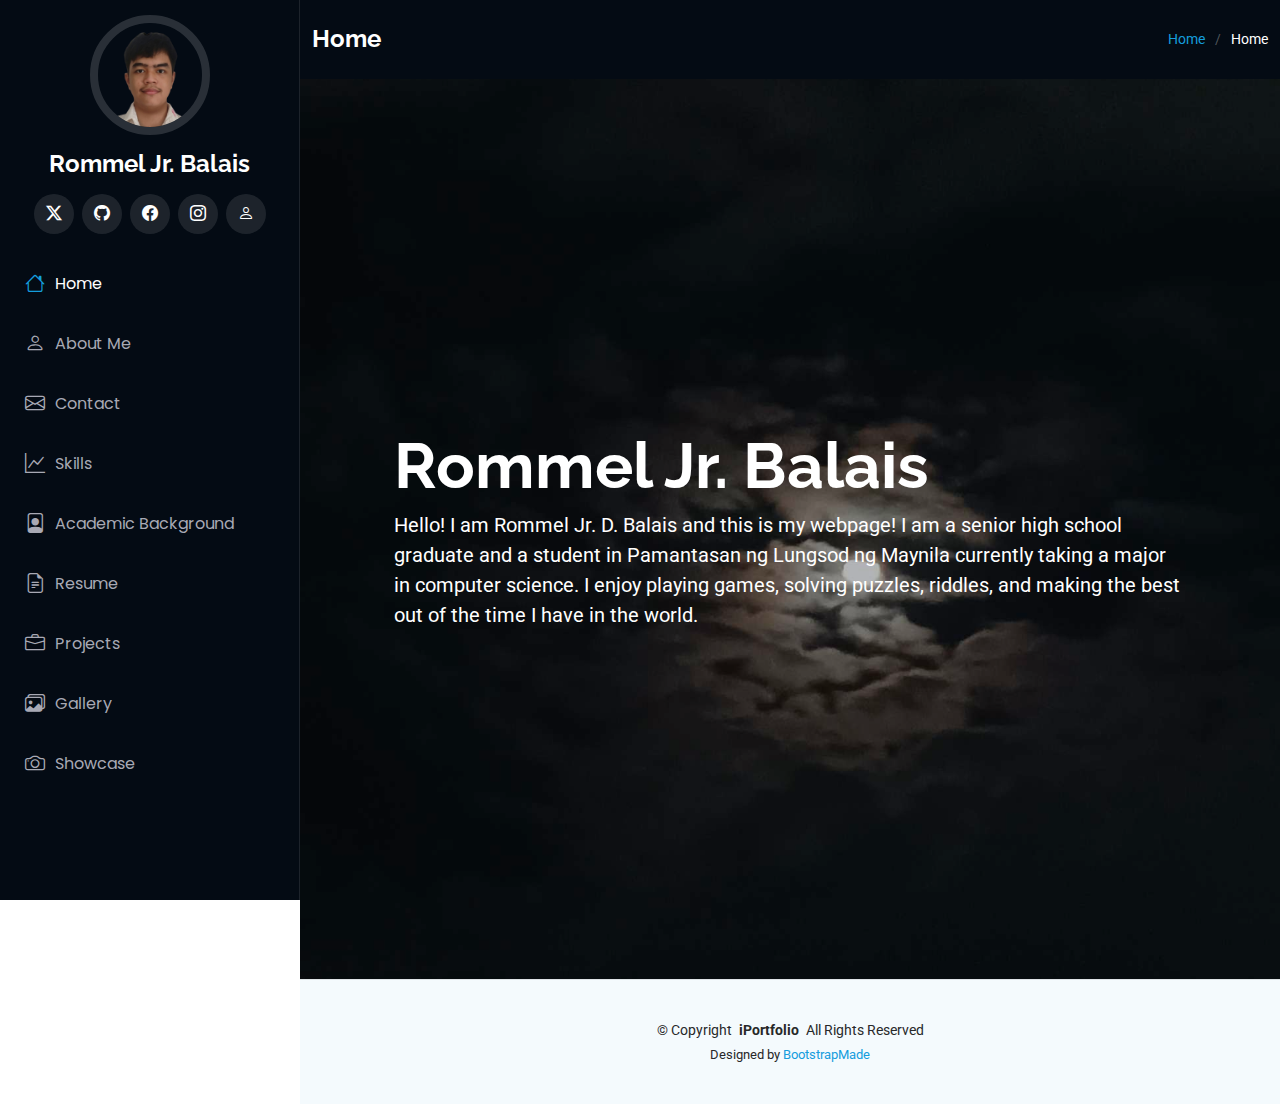
<file: index.html>
<!DOCTYPE html>
<html lang="en">

<head>
  <meta charset="utf-8">
  <meta content="width=device-width, initial-scale=1.0" name="viewport">
  <title>My Portfolio</title>
  <meta content="" name="description">
  <meta content="" name="keywords">

  <!-- Favicons -->
  <link href="assets/img/favicon.png" rel="icon">
  <link href="assets/img/apple-touch-icon.png" rel="apple-touch-icon">

  <!-- Fonts -->
  <link href="https://fonts.googleapis.com" rel="preconnect">
  <link href="https://fonts.gstatic.com" rel="preconnect" crossorigin>
  <link href="https://fonts.googleapis.com/css2?family=Roboto:ital,wght@0,100;0,300;0,400;0,500;0,700;0,900;1,100;1,300;1,400;1,500;1,700;1,900&family=Poppins:ital,wght@0,100;0,200;0,300;0,400;0,500;0,600;0,700;0,800;0,900;1,100;1,200;1,300;1,400;1,500;1,600;1,700;1,800;1,900&family=Raleway:ital,wght@0,100;0,200;0,300;0,400;0,500;0,600;0,700;0,800;0,900;1,100;1,200;1,300;1,400;1,500;1,600;1,700;1,800;1,900&display=swap" rel="stylesheet">

  <!-- Vendor CSS Files -->
  <link href="assets/vendor/bootstrap/css/bootstrap.min.css" rel="stylesheet">
  <link href="assets/vendor/bootstrap-icons/bootstrap-icons.css" rel="stylesheet">
  <link href="assets/vendor/aos/aos.css" rel="stylesheet">
  <link href="assets/vendor/glightbox/css/glightbox.min.css" rel="stylesheet">
  <link href="assets/vendor/swiper/swiper-bundle.min.css" rel="stylesheet">

  <!-- Main CSS File -->
  <link href="assets/css/main.css" rel="stylesheet">

  <!-- =======================================================
  * Template Name: iPortfolio
  * Template URL: https://bootstrapmade.com/iportfolio-bootstrap-portfolio-websites-template/
  * Updated: Jun 29 2024 with Bootstrap v5.3.3
  * Author: BootstrapMade.com
  * License: https://bootstrapmade.com/license/
  ======================================================== -->
</head>

<body class="index-page">

<!--Header Section-->
  <header id="header" class="header dark-background d-flex flex-column">
    <i class="header-toggle d-xl-none bi bi-list"></i>

    <div class="profile-img">
      <img src="assets/img/me.png" class="img-fluid rounded-circle">
    </div>

    <a href="index.html" class="logo d-flex align-items-center justify-content-center">
      <!-- Uncomment the line below if you also wish to use an image logo -->
      <!-- <img src="assets/img/logo.png" alt=""> -->
      <h1 class="sitename">Rommel Jr. Balais</h1>
    </a>

    <div class="social-links text-center">
      <a href="#" class="twitter"><i class="bi bi-twitter-x"></i></a>
      <a href="https://github.com/spnac088-spec" class="github"><i class="bi bi-github"></i></a>
      <a href="https://www.facebook.com/rommelbalaisjr" class="facebook"><i class="bi bi-facebook"></i></a>
      <a href="https://www.instagram.com/spfmel8/?next=%2F" class="instagram"><i class="bi bi-instagram"></i></a>
      <a href="https://www.roblox.com/users/1490727668/profile" class="roblox"><i class="bi bi-person"></i></a>
    </div>

    <nav id="navmenu" class="navmenu">
      <ul>
        <li><a href="#hero" class="active"><i class="bi bi-house navicon"></i>Home</a></li>
        <li><a href="about.html"><i class="bi bi-person navicon"></i> About Me</a></li>
        <li><a href="contact.html"><i class="bi bi-envelope navicon"></i>Contact</a></li>
        <li><a href="skills.html"><i class="bi bi-graph-up navicon"></i>Skills</a></li>
        <li><a href="academic-background.html"><i class="bi bi-file-person navicon"></i>Academic Background</a></li>
        <li><a href="resume.html"><i class="bi bi-file-earmark-text navicon"></i>Resume</a></li>
        <li><a href="projects.html"><i class="bi bi-briefcase navicon"></i>Projects</a></li>
        <li><a href="gallery.html"><i class="bi bi-images navicon"></i>Gallery</a></li>
        <li><a href="showcase.html"><i class="bi bi-camera navicon"></i>Showcase</a></li>
      </ul>
    </nav>

  </header>

  <main class="main">

    <!-- Page Title -->
    <div class="page-title dark-background">
      <div class="container d-lg-flex justify-content-between align-items-center">
        <h1 class="mb-2 mb-lg-0">Home</h1>
        <nav class="breadcrumbs">
          <ol>
            <li><a href="index.html">Home</a></li>
            <li class="current">Home</li>
          </ol>
        </nav>
      </div>
    </div><!-- End Page Title -->

    <!-- Hero Section -->
    <section id="hero" class="hero section dark-background">

      <img src="assets/img/gallery/moon.jpg" alt="" data-aos="fade-in" class="">

      <div class="col-lg-10">
      <div class="container" data-aos="fade-up" data-aos-delay="100">
        <h2>Rommel Jr. Balais</h2>
        <p>Hello! I am Rommel Jr. D. Balais and this is my webpage! I am a senior high school graduate and a student in Pamantasan ng Lungsod ng Maynila currently taking a major in computer science. I enjoy playing games, solving puzzles, riddles, and making the best out of the time I have in the world.</p>
      </div>

    </section><!-- /Hero Section -->

  </main>

  <footer id="footer" class="footer position-relative light-background">

    <div class="container">
      <div class="copyright text-center ">
        <p>© <span>Copyright</span> <strong class="px-1 sitename">iPortfolio</strong> <span>All Rights Reserved</span></p>
      </div>
      <div class="credits">
        <!-- All the links in the footer should remain intact. -->
        <!-- You can delete the links only if you've purchased the pro version. -->
        <!-- Licensing information: https://bootstrapmade.com/license/ -->
        <!-- Purchase the pro version with working PHP/AJAX contact form: [buy-url] -->
        Designed by <a href="https://bootstrapmade.com/">BootstrapMade</a>
      </div>
    </div>

  </footer>

  <!-- Scroll Top -->
  <a href="#" id="scroll-top" class="scroll-top d-flex align-items-center justify-content-center"><i class="bi bi-arrow-up-short"></i></a>

  <!-- Preloader -->
  <div id="preloader"></div>

  <!-- Vendor JS Files -->
  <script src="assets/vendor/bootstrap/js/bootstrap.bundle.min.js"></script>
  <script src="assets/vendor/php-email-form/validate.js"></script>
  <script src="assets/vendor/aos/aos.js"></script>
  <script src="assets/vendor/typed.js/typed.umd.js"></script>
  <script src="assets/vendor/purecounter/purecounter_vanilla.js"></script>
  <script src="assets/vendor/waypoints/noframework.waypoints.js"></script>
  <script src="assets/vendor/glightbox/js/glightbox.min.js"></script>
  <script src="assets/vendor/imagesloaded/imagesloaded.pkgd.min.js"></script>
  <script src="assets/vendor/isotope-layout/isotope.pkgd.min.js"></script>
  <script src="assets/vendor/swiper/swiper-bundle.min.js"></script>

  <!-- Main JS File -->
  <script src="assets/js/main.js"></script>

</body>

</html>
</file>
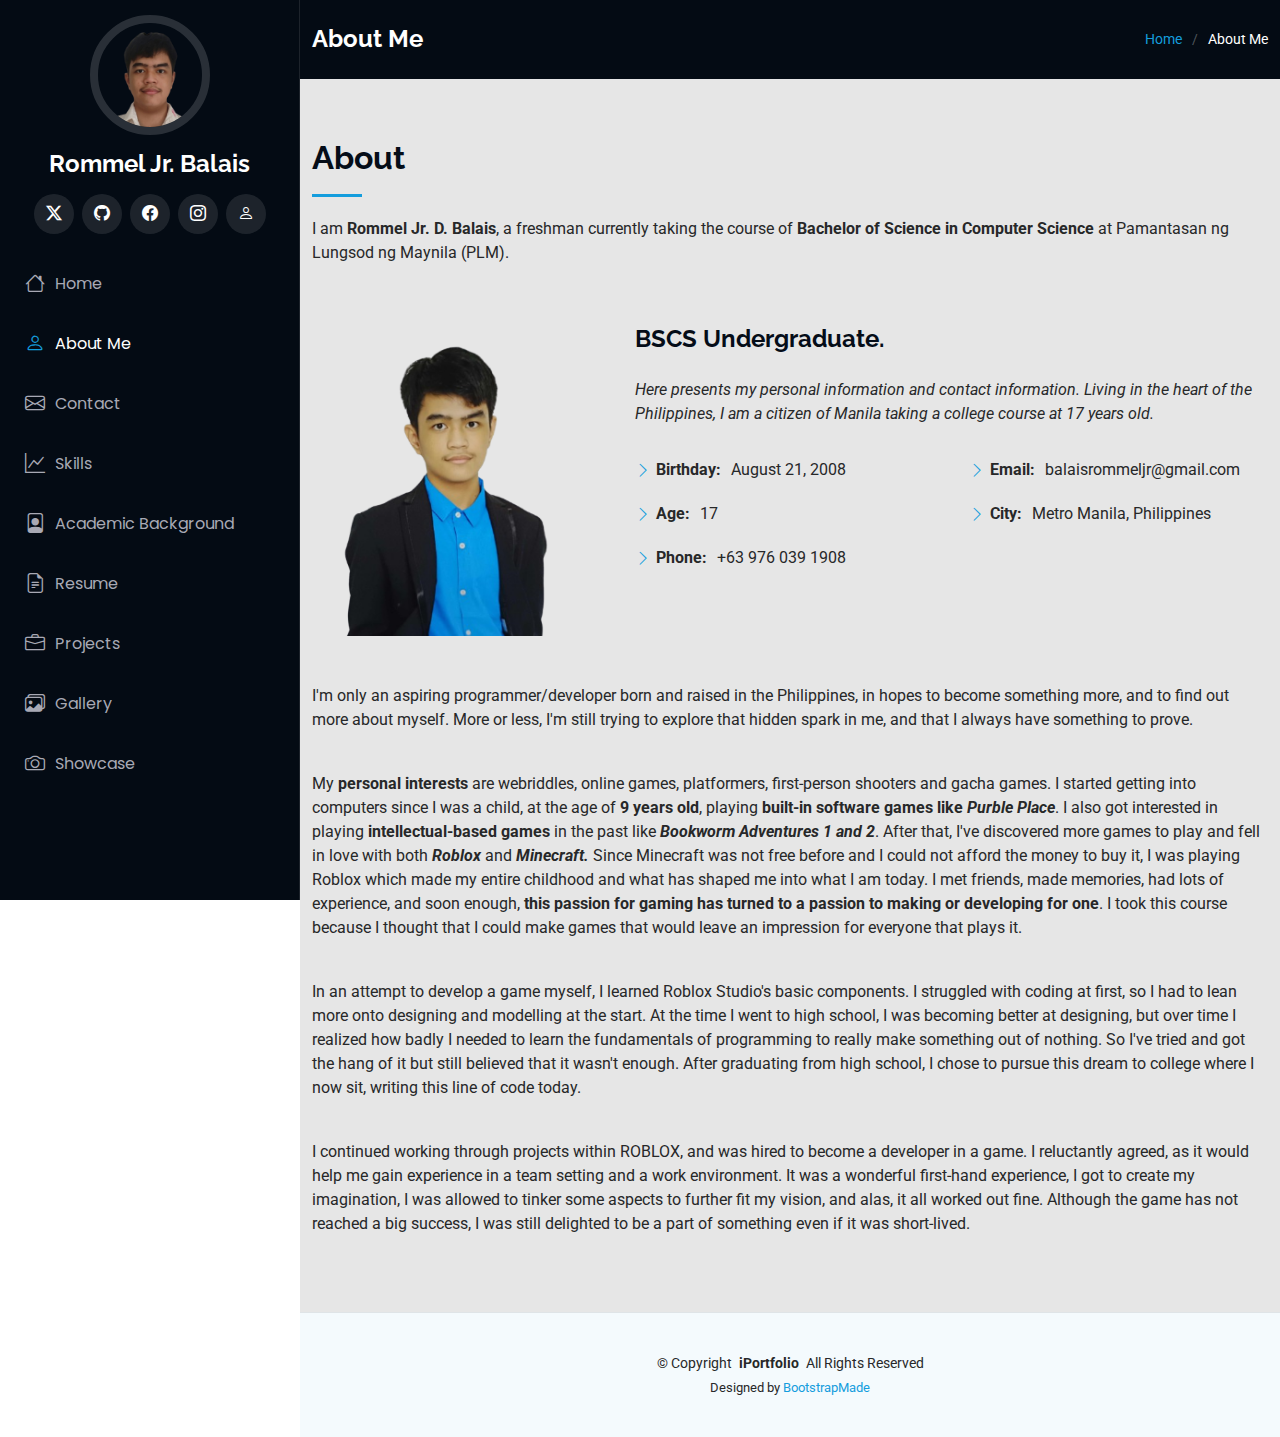
<file: about.html>
<!DOCTYPE html>
<html lang="en">

<head>
  <meta charset="utf-8">
  <meta content="width=device-width, initial-scale=1.0" name="viewport">
  <title>Starter Page - iPortfolio Bootstrap Template</title>
  <meta content="" name="description">
  <meta content="" name="keywords">

  <!-- Favicons -->
  <link href="assets/img/favicon.png" rel="icon">
  <link href="assets/img/apple-touch-icon.png" rel="apple-touch-icon">

  <!-- Fonts -->
  <link href="https://fonts.googleapis.com" rel="preconnect">
  <link href="https://fonts.gstatic.com" rel="preconnect" crossorigin>
  <link href="https://fonts.googleapis.com/css2?family=Roboto:ital,wght@0,100;0,300;0,400;0,500;0,700;0,900;1,100;1,300;1,400;1,500;1,700;1,900&family=Poppins:ital,wght@0,100;0,200;0,300;0,400;0,500;0,600;0,700;0,800;0,900;1,100;1,200;1,300;1,400;1,500;1,600;1,700;1,800;1,900&family=Raleway:ital,wght@0,100;0,200;0,300;0,400;0,500;0,600;0,700;0,800;0,900;1,100;1,200;1,300;1,400;1,500;1,600;1,700;1,800;1,900&display=swap" rel="stylesheet">

  <!-- Vendor CSS Files -->
  <link href="assets/vendor/bootstrap/css/bootstrap.min.css" rel="stylesheet">
  <link href="assets/vendor/bootstrap-icons/bootstrap-icons.css" rel="stylesheet">
  <link href="assets/vendor/aos/aos.css" rel="stylesheet">
  <link href="assets/vendor/glightbox/css/glightbox.min.css" rel="stylesheet">
  <link href="assets/vendor/swiper/swiper-bundle.min.css" rel="stylesheet">

  <!-- Main CSS File -->
  <link href="assets/css/main.css" rel="stylesheet">

  <!-- =======================================================
  * Template Name: iPortfolio
  * Template URL: https://bootstrapmade.com/iportfolio-bootstrap-portfolio-websites-template/
  * Updated: Jun 29 2024 with Bootstrap v5.3.3
  * Author: BootstrapMade.com
  * License: https://bootstrapmade.com/license/
  ======================================================== -->
</head>

<body class="starter-page-page">

  <header id="header" class="header dark-background d-flex flex-column">
    <i class="header-toggle d-xl-none bi bi-list"></i>

    <div class="profile-img">
      <img src="assets/img/me.png" class="img-fluid rounded-circle">
    </div>

    <a href="index.html" class="logo d-flex align-items-center justify-content-center">
      <!-- Uncomment the line below if you also wish to use an image logo -->
      <!-- <img src="assets/img/logo.png" alt=""> -->
      <h1 class="sitename">Rommel Jr. Balais</h1>
    </a>

    <div class="social-links text-center">
      <a href="#" class="twitter"><i class="bi bi-twitter-x"></i></a>
      <a href="https://github.com/spnac088-spec" class="github"><i class="bi bi-github"></i></a>
      <a href="https://www.facebook.com/rommelbalaisjr" class="facebook"><i class="bi bi-facebook"></i></a>
      <a href="https://www.instagram.com/spfmel8/?next=%2F" class="instagram"><i class="bi bi-instagram"></i></a>
      <a href="https://www.roblox.com/users/1490727668/profile" class="roblox"><i class="bi bi-person"></i></a>
    </div>

    <nav id="navmenu" class="navmenu">
      <ul>
        <li><a href="index.html" class="active"><i class="bi bi-house navicon"></i>Home</a></li>
        <li><a href="#about"><i class="bi bi-person navicon"></i> About Me</a></li>
        <li><a href="contact.html"><i class="bi bi-envelope navicon"></i>Contact</a></li>
        <li><a href="skills.html"><i class="bi bi-graph-up navicon"></i>Skills</a></li>
        <li><a href="academic-background.html"><i class="bi bi-file-person navicon"></i>Academic Background</a></li>
        <li><a href="resume.html"><i class="bi bi-file-earmark-text navicon"></i>Resume</a></li>
        <li><a href="projects.html"><i class="bi bi-briefcase navicon"></i>Projects</a></li>
        <li><a href="gallery.html"><i class="bi bi-images navicon"></i>Gallery</a></li>
        <li><a href="showcase.html"><i class="bi bi-camera navicon"></i>Showcase</a></li>
      </ul>
    </nav>

  </header>

  <main class="main">

        <!-- Page Title -->
    <div class="page-title dark-background">
      <div class="container d-lg-flex justify-content-between align-items-center">
        <h1 class="mb-2 mb-lg-0">About Me</h1>
        <nav class="breadcrumbs">
          <ol>
            <li><a href="index.html">Home</a></li>
            <li class="current">About Me</li>
          </ol>
        </nav>
      </div>
    </div><!-- End Page Title -->

    <!-- About Section -->
    <section id="about" class="about section lighter-background">

      <!-- Section Title -->

      <div class="info-wrap">
      <div class="container section-title" data-aos="fade-up">
        <h2>About</h2>
        <p>I am <b>Rommel Jr. D. Balais</b>, a freshman currently taking the course of <b>Bachelor of Science in Computer Science</b> at Pamantasan ng Lungsod ng Maynila (PLM).  </p>
      </div>
      </div><!-- End Section Title -->

        <div class="row gy-4 justify-content-center">
          <div class="col-lg-4">
            <img src="assets/img/me_2.png" class="img-fluid" alt="" style="border-radius:10px;">
          </div>
          <div class="col-lg-8 content">
            <h2>BSCS Undergraduate.</h2>
            <p class="fst-italic py-3">
              Here presents my personal information and contact information. Living in the heart of the Philippines, I am a citizen of Manila taking a college course at 17 years old.
            </p>
            <div class="row">
              <div class="col-lg-6">
                <ul>
                  <li><i class="bi bi-chevron-right"></i> <strong>Birthday:</strong> <span>August 21, 2008</span></li>
                  <li><i class="bi bi-chevron-right"></i> <strong>Age:</strong> <span>17</span></li>
                  <li><i class="bi bi-chevron-right"></i> <strong>Phone:</strong> <span>+63 976 039 1908</span></li>
                </ul>
              </div>
              <div class="col-lg-6">
                <ul>
                  <li><i class="bi bi-chevron-right"></i> <strong>Email:</strong> <span>balaisrommeljr@gmail.com</span></li>
                  <li><i class="bi bi-chevron-right"></i> <strong>City:</strong> <span>Metro Manila, Philippines</span></li>
                </ul>
              </div>
            </div>

          </div>
          <div class="row gy-4 justify-content-center">
          <p> I'm only an aspiring programmer/developer born and raised in the Philippines, in hopes to become something more, and to find out more about myself. More or less, I'm still trying to explore that hidden spark in me, and that I always have something to prove.</p>
          <p> My <b>personal interests</b> are webriddles, online games, platformers, first-person shooters and gacha games. I started getting into computers since I was a child, at the age of <b>9 years old</b>, playing <b>built-in software games like <i>Purble Place</i></b>. I also got interested in playing <b>intellectual-based games </b> in the past like <b><i>Bookworm Adventures 1 and 2</i></b>. After that, I've discovered more games to play and fell in love with both <b><i>Roblox</i></b> and <b><i>Minecraft.</i></b> Since Minecraft was not free before and I could not afford the money to buy it, I was playing Roblox which made my entire childhood and what has shaped me into what I am today. I met friends, made memories, had lots of experience, and soon enough, <b>this passion for gaming has turned to a passion to making or developing for one</b>. I took this course because I thought that I could make games that would leave an impression for everyone that plays it. </p>
          <p>In an attempt to develop a game myself, I learned Roblox Studio's basic components. I struggled with coding at first, so I had to lean more onto designing and modelling at the start. At the time I went to high school, I was becoming better at designing, but over time I realized how badly I needed to learn the fundamentals of programming to really make something out of nothing. So I've tried and got the hang of it but still believed that it wasn't enough. After graduating from high school, I chose to pursue this dream to college where I now sit, writing this line of code today.</p>
          <p>I continued working through projects within ROBLOX, and was hired to become a developer in a game. I reluctantly agreed, as it would help me gain experience in a team setting and a work environment. It was a wonderful first-hand experience, I got to create my imagination, I was allowed to tinker some aspects to further fit my vision, and alas, it all worked out fine. Although the game has not reached a big success, I was still delighted to be a part of something even if it was short-lived.</p>
        </div>
        </div>

      </div>

  </main>

  <footer id="footer" class="footer position-relative light-background">

    <div class="container">
      <div class="copyright text-center ">
        <p>© <span>Copyright</span> <strong class="px-1 sitename">iPortfolio</strong> <span>All Rights Reserved</span></p>
      </div>
      <div class="credits">
        <!-- All the links in the footer should remain intact. -->
        <!-- You can delete the links only if you've purchased the pro version. -->
        <!-- Licensing information: https://bootstrapmade.com/license/ -->
        <!-- Purchase the pro version with working PHP/AJAX contact form: [buy-url] -->
        Designed by <a href="https://bootstrapmade.com/">BootstrapMade</a>
      </div>
    </div>

  </footer>

  <!-- Scroll Top -->
  <a href="#" id="scroll-top" class="scroll-top d-flex align-items-center justify-content-center"><i class="bi bi-arrow-up-short"></i></a>

  <!-- Preloader -->
  <div id="preloader"></div>

  <!-- Vendor JS Files -->
  <script src="assets/vendor/bootstrap/js/bootstrap.bundle.min.js"></script>
  <script src="assets/vendor/php-email-form/validate.js"></script>
  <script src="assets/vendor/aos/aos.js"></script>
  <script src="assets/vendor/typed.js/typed.umd.js"></script>
  <script src="assets/vendor/purecounter/purecounter_vanilla.js"></script>
  <script src="assets/vendor/waypoints/noframework.waypoints.js"></script>
  <script src="assets/vendor/glightbox/js/glightbox.min.js"></script>
  <script src="assets/vendor/imagesloaded/imagesloaded.pkgd.min.js"></script>
  <script src="assets/vendor/isotope-layout/isotope.pkgd.min.js"></script>
  <script src="assets/vendor/swiper/swiper-bundle.min.js"></script>

  <!-- Main JS File -->
  <script src="assets/js/main.js"></script>

</body>

</html>
</file>
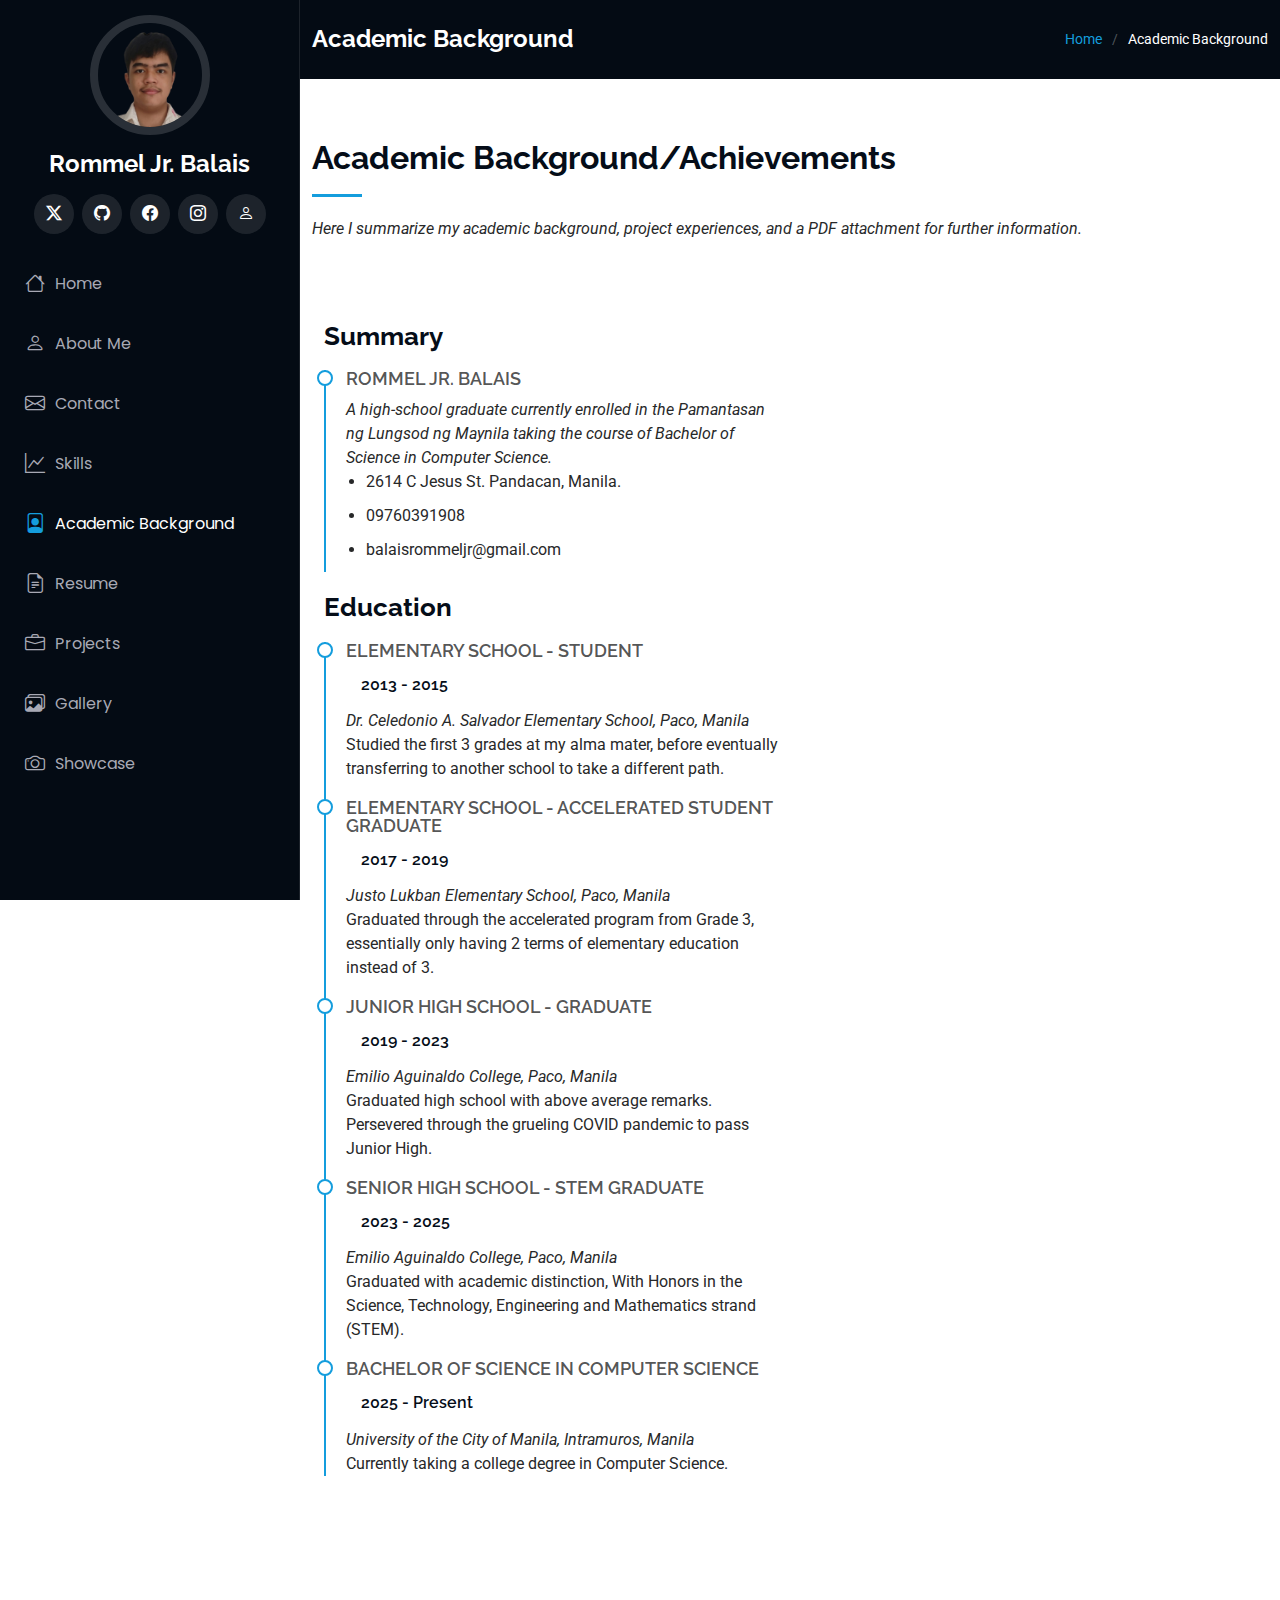
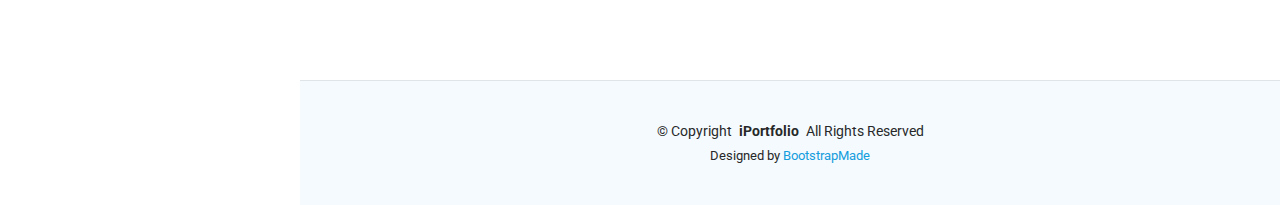
<file: academic-background.html>
<!DOCTYPE html>
<html lang="en">

<head>
  <meta charset="utf-8">
  <meta content="width=device-width, initial-scale=1.0" name="viewport">
  <title>My Portfolio</title>
  <meta content="" name="description">
  <meta content="" name="keywords">

  <!-- Favicons -->
  <link href="assets/img/favicon.png" rel="icon">
  <link href="assets/img/apple-touch-icon.png" rel="apple-touch-icon">

  <!-- Fonts -->
  <link href="https://fonts.googleapis.com" rel="preconnect">
  <link href="https://fonts.gstatic.com" rel="preconnect" crossorigin>
  <link href="https://fonts.googleapis.com/css2?family=Roboto:ital,wght@0,100;0,300;0,400;0,500;0,700;0,900;1,100;1,300;1,400;1,500;1,700;1,900&family=Poppins:ital,wght@0,100;0,200;0,300;0,400;0,500;0,600;0,700;0,800;0,900;1,100;1,200;1,300;1,400;1,500;1,600;1,700;1,800;1,900&family=Raleway:ital,wght@0,100;0,200;0,300;0,400;0,500;0,600;0,700;0,800;0,900;1,100;1,200;1,300;1,400;1,500;1,600;1,700;1,800;1,900&display=swap" rel="stylesheet">

  <!-- Vendor CSS Files -->
  <link href="assets/vendor/bootstrap/css/bootstrap.min.css" rel="stylesheet">
  <link href="assets/vendor/bootstrap-icons/bootstrap-icons.css" rel="stylesheet">
  <link href="assets/vendor/aos/aos.css" rel="stylesheet">
  <link href="assets/vendor/glightbox/css/glightbox.min.css" rel="stylesheet">
  <link href="assets/vendor/swiper/swiper-bundle.min.css" rel="stylesheet">

  <!-- Main CSS File -->
  <link href="assets/css/main.css" rel="stylesheet">

  <!-- =======================================================
  * Template Name: iPortfolio
  * Template URL: https://bootstrapmade.com/iportfolio-bootstrap-portfolio-websites-template/
  * Updated: Jun 29 2024 with Bootstrap v5.3.3
  * Author: BootstrapMade.com
  * License: https://bootstrapmade.com/license/
  ======================================================== -->
</head>

<body class="starter-page-page">

  <header id="header" class="header dark-background d-flex flex-column">
    <i class="header-toggle d-xl-none bi bi-list"></i>

    <div class="profile-img">
      <img src="assets/img/me.png" class="img-fluid rounded-circle">
    </div>

    <a href="index.html" class="logo d-flex align-items-center justify-content-center">
      <!-- Uncomment the line below if you also wish to use an image logo -->
      <!-- <img src="assets/img/logo.png" alt=""> -->
      <h1 class="sitename">Rommel Jr. Balais</h1>
    </a>

    <div class="social-links text-center">
      <a href="#" class="twitter"><i class="bi bi-twitter-x"></i></a>
      <a href="https://github.com/spnac088-spec" class="github"><i class="bi bi-github"></i></a>
      <a href="https://www.facebook.com/rommelbalaisjr" class="facebook"><i class="bi bi-facebook"></i></a>
      <a href="https://www.instagram.com/spfmel8/?next=%2F" class="instagram"><i class="bi bi-instagram"></i></a>
      <a href="https://www.roblox.com/users/1490727668/profile" class="roblox"><i class="bi bi-person"></i></a>
    </div>

    <nav id="navmenu" class="navmenu">
      <ul>
        <li><a href="index.html" class="active"><i class="bi bi-house navicon"></i>Home</a></li>
        <li><a href="about.html"><i class="bi bi-person navicon"></i> About Me</a></li>
        <li><a href="contact.html"><i class="bi bi-envelope navicon"></i>Contact</a></li>
        <li><a href="skills.html"><i class="bi bi-graph-up navicon"></i>Skills</a></li>
        <li><a href="#academic-background"><i class="bi bi-file-person navicon"></i>Academic Background</a></li>
        <li><a href="resume.html"><i class="bi bi-file-earmark-text navicon"></i>Resume</a></li>
        <li><a href="projects.html"><i class="bi bi-briefcase navicon"></i>Projects</a></li>
        <li><a href="gallery.html"><i class="bi bi-images navicon"></i>Gallery</a></li>
        <li><a href="showcase.html"><i class="bi bi-camera navicon"></i>Showcase</a></li>
      </ul>
    </nav>

  </header>

  <main class="main">

        <!-- Page Title -->
    <div class="page-title dark-background">
      <div class="container d-lg-flex justify-content-between align-items-center">
        <h1 class="mb-2 mb-lg-0">Academic Background</h1>
        <nav class="breadcrumbs">
          <ol>
            <li><a href="index.html">Home</a></li>
            <li class="current">Academic Background</li>
          </ol>
        </nav>
      </div>
    </div><!-- End Page Title -->

    <!-- Resume Section -->
    <section id="academic-background" class="resume section">

      <!-- Section Title -->
      <div class="container section-title" data-aos="fade-up">
        <h2>Academic Background/Achievements</h2>
        <p><i>Here I summarize my academic background, project experiences, and a PDF attachment for further information.</i></p>
      </div><!-- End Section Title -->

      <!-- Section Title -->
      <div class="container section-title" data-aos="fade-up">

      <div class="container">

        <div class="row">

          <div class="col-lg-6" data-aos="fade-up" data-aos-delay="100">
            <h3 class="resume-title">Summary</h3>

            <div class="resume-item pb-0">
              <h4>Rommel Jr. Balais</h4>
              <p><em>A high-school graduate currently enrolled in the Pamantasan ng Lungsod ng Maynila taking the course of Bachelor of Science in Computer Science.</em></p>
              <ul>
                <li>2614 C Jesus St. Pandacan, Manila.</li>
                <li>09760391908</li>
                <li>balaisrommeljr@gmail.com</li>
              </ul>
            </div><!-- Edn Resume Item -->

            <div class="col-lg-12" data-aos="fade-up" data-aos-delay="100">

            <h3 class="resume-title">Education</h3>
            <div class="resume-item">
              <h4>Elementary School - Student</h4>
              <h5>2013 - 2015</h5>
              <p><em>Dr. Celedonio A. Salvador Elementary School, Paco, Manila</em></p>
              <p>Studied the first 3 grades at my alma mater, before eventually transferring to another school to take a different path.</p>
            </div><!-- Edn Resume Item -->

            <div class="resume-item">
              <h4>Elementary School - Accelerated Student Graduate</h4>
              <h5>2017 - 2019</h5>
              <p><em>Justo Lukban Elementary School, Paco, Manila</em></p>
              <p>Graduated through the accelerated program from Grade 3, essentially only having 2 terms of elementary education instead of 3.</p>
            </div><!-- Edn Resume Item -->

            <div class="resume-item">
              <h4>Junior High School - Graduate</h4>
              <h5>2019 - 2023</h5>
              <p><em>Emilio Aguinaldo College, Paco, Manila</em></p>
              <p>Graduated high school with above average remarks. Persevered through the grueling COVID pandemic to pass Junior High.</p>
            </div><!-- Edn Resume Item -->

            <div class="resume-item">
              <h4>Senior High School - STEM Graduate</h4>
              <h5>2023 - 2025</h5>
              <p><em>Emilio Aguinaldo College, Paco, Manila</em></p>
              <p>Graduated with academic distinction, With Honors in the Science, Technology, Engineering and Mathematics strand (STEM).</p>
            </div><!-- Edn Resume Item -->

            <div class="resume-item">
              <h4>Bachelor of Science in Computer Science</h4>
              <h5>2025 - Present</h5>
              <p><em>University of the City of Manila, Intramuros, Manila</em></p>
              <p>Currently taking a college degree in Computer Science.</p>
            </div><!-- Edn Resume Item -->

          </div>
        </div>

          </div>

        </div>

      </div>

    </section><!-- /Resume Section -->

      <div class="container section-title" data-aos="fade-up">
        <p>You can access a <b>PDF version</b> of my <b><i>curriculum vitae</i></b> by clicking <a href="CV_BALAIS.pdf">here.</a></p>
      </div>

    </section>
</section>
  </main>

  <footer id="footer" class="footer position-relative light-background">

    <div class="container">
      <div class="copyright text-center ">
        <p>© <span>Copyright</span> <strong class="px-1 sitename">iPortfolio</strong> <span>All Rights Reserved</span></p>
      </div>
      <div class="credits">
        <!-- All the links in the footer should remain intact. -->
        <!-- You can delete the links only if you've purchased the pro version. -->
        <!-- Licensing information: https://bootstrapmade.com/license/ -->
        <!-- Purchase the pro version with working PHP/AJAX contact form: [buy-url] -->
        Designed by <a href="https://bootstrapmade.com/">BootstrapMade</a>
      </div>
    </div>

  </footer>

  <!-- Scroll Top -->
  <a href="#" id="scroll-top" class="scroll-top d-flex align-items-center justify-content-center"><i class="bi bi-arrow-up-short"></i></a>

  <!-- Preloader -->
  <div id="preloader"></div>

  <!-- Vendor JS Files -->
  <script src="assets/vendor/bootstrap/js/bootstrap.bundle.min.js"></script>
  <script src="assets/vendor/php-email-form/validate.js"></script>
  <script src="assets/vendor/aos/aos.js"></script>
  <script src="assets/vendor/typed.js/typed.umd.js"></script>
  <script src="assets/vendor/purecounter/purecounter_vanilla.js"></script>
  <script src="assets/vendor/waypoints/noframework.waypoints.js"></script>
  <script src="assets/vendor/glightbox/js/glightbox.min.js"></script>
  <script src="assets/vendor/imagesloaded/imagesloaded.pkgd.min.js"></script>
  <script src="assets/vendor/isotope-layout/isotope.pkgd.min.js"></script>
  <script src="assets/vendor/swiper/swiper-bundle.min.js"></script>

  <!-- Main JS File -->
  <script src="assets/js/main.js"></script>

</body>

</html>
</file>
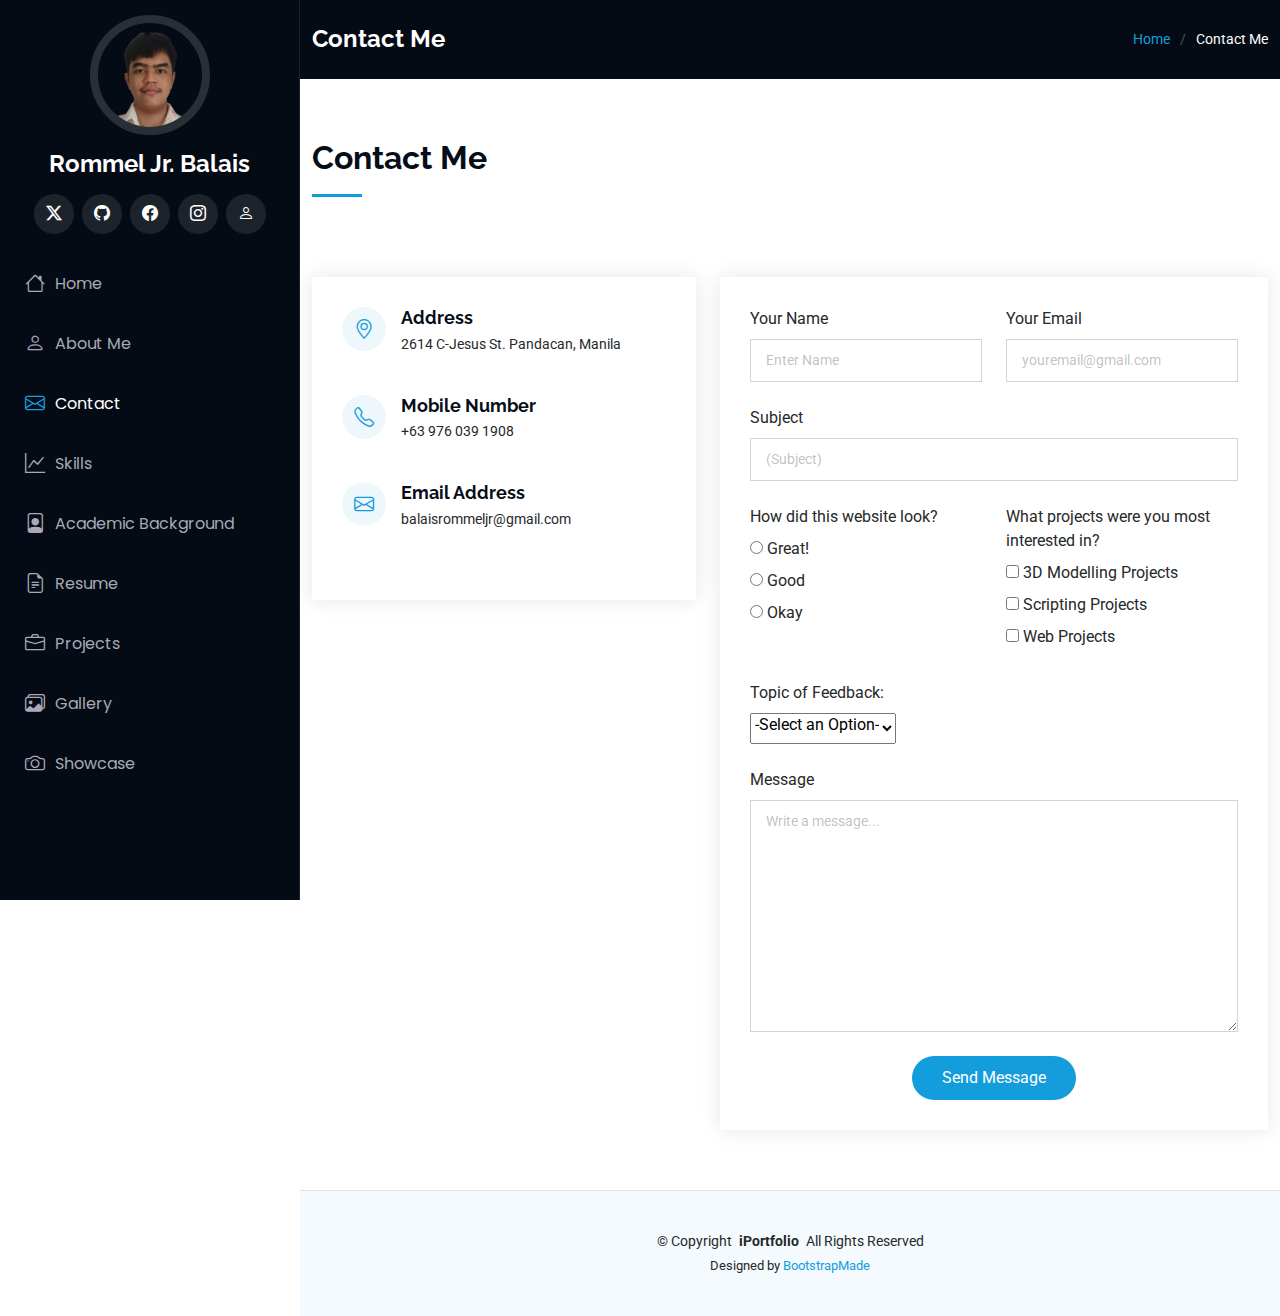
<file: contact.html>
<!DOCTYPE html>
<html lang="en">

<head>
  <meta charset="utf-8">
  <meta content="width=device-width, initial-scale=1.0" name="viewport">
  <title>My Portfolio</title>
  <meta content="" name="description">
  <meta content="" name="keywords">

  <!-- Favicons -->
  <link href="assets/img/favicon.png" rel="icon">
  <link href="assets/img/apple-touch-icon.png" rel="apple-touch-icon">

  <!-- Fonts -->
  <link href="https://fonts.googleapis.com" rel="preconnect">
  <link href="https://fonts.gstatic.com" rel="preconnect" crossorigin>
  <link href="https://fonts.googleapis.com/css2?family=Roboto:ital,wght@0,100;0,300;0,400;0,500;0,700;0,900;1,100;1,300;1,400;1,500;1,700;1,900&family=Poppins:ital,wght@0,100;0,200;0,300;0,400;0,500;0,600;0,700;0,800;0,900;1,100;1,200;1,300;1,400;1,500;1,600;1,700;1,800;1,900&family=Raleway:ital,wght@0,100;0,200;0,300;0,400;0,500;0,600;0,700;0,800;0,900;1,100;1,200;1,300;1,400;1,500;1,600;1,700;1,800;1,900&display=swap" rel="stylesheet">

  <!-- Vendor CSS Files -->
  <link href="assets/vendor/bootstrap/css/bootstrap.min.css" rel="stylesheet">
  <link href="assets/vendor/bootstrap-icons/bootstrap-icons.css" rel="stylesheet">
  <link href="assets/vendor/aos/aos.css" rel="stylesheet">
  <link href="assets/vendor/glightbox/css/glightbox.min.css" rel="stylesheet">
  <link href="assets/vendor/swiper/swiper-bundle.min.css" rel="stylesheet">

  <!-- Main CSS File -->
  <link href="assets/css/main.css" rel="stylesheet">

  <!-- =======================================================
  * Template Name: iPortfolio
  * Template URL: https://bootstrapmade.com/iportfolio-bootstrap-portfolio-websites-template/
  * Updated: Jun 29 2024 with Bootstrap v5.3.3
  * Author: BootstrapMade.com
  * License: https://bootstrapmade.com/license/
  ======================================================== -->
</head>

<body class="starter-page-page">

  <header id="header" class="header dark-background d-flex flex-column">
    <i class="header-toggle d-xl-none bi bi-list"></i>

    <div class="profile-img">
      <img src="assets/img/me.png" class="img-fluid rounded-circle">
    </div>

    <a href="index.html" class="logo d-flex align-items-center justify-content-center">
      <!-- Uncomment the line below if you also wish to use an image logo -->
      <!-- <img src="assets/img/logo.png" alt=""> -->
      <h1 class="sitename">Rommel Jr. Balais</h1>
    </a>

    <div class="social-links text-center">
      <a href="#" class="twitter"><i class="bi bi-twitter-x"></i></a>
      <a href="https://github.com/spnac088-spec" class="github"><i class="bi bi-github"></i></a>
      <a href="https://www.facebook.com/rommelbalaisjr" class="facebook"><i class="bi bi-facebook"></i></a>
      <a href="https://www.instagram.com/spfmel8/?next=%2F" class="instagram"><i class="bi bi-instagram"></i></a>
      <a href="https://www.roblox.com/users/1490727668/profile" class="roblox"><i class="bi bi-person"></i></a>
    </div>

    <nav id="navmenu" class="navmenu">
      <ul>
        <li><a href="index.html" class="active"><i class="bi bi-house navicon"></i>Home</a></li>
        <li><a href="about.html"><i class="bi bi-person navicon"></i> About Me</a></li>
        <li><a href="#contact"><i class="bi bi-envelope navicon"></i>Contact</a></li>
        <li><a href="skills.html"><i class="bi bi-graph-up navicon"></i>Skills</a></li>
        <li><a href="academic-background.html"><i class="bi bi-file-person navicon"></i>Academic Background</a></li>
        <li><a href="resume.html"><i class="bi bi-file-earmark-text navicon"></i>Resume</a></li>
        <li><a href="projects.html"><i class="bi bi-briefcase navicon"></i>Projects</a></li>
        <li><a href="gallery.html"><i class="bi bi-images navicon"></i>Gallery</a></li>
        <li><a href="showcase.html"><i class="bi bi-camera navicon"></i>Showcase</a></li>
      </ul>
    </nav>

  </header>

  <main class="main">

        <!-- Page Title -->
    <div class="page-title dark-background">
      <div class="container d-lg-flex justify-content-between align-items-center">
        <h1 class="mb-2 mb-lg-0">Contact Me</h1>
        <nav class="breadcrumbs">
          <ol>
            <li><a href="index.html">Home</a></li>
            <li class="current">Contact Me</li>
          </ol>
        </nav>
      </div>
    </div><!-- End Page Title -->

    <!-- Contact Section -->
    <section id="contact" class="contact section">
      <div class="container section-title" data-aos="fade-up">
        <h2>Contact Me</h2>
      </div><!-- End Section Title -->

      <div class="container" data-aos="fade-up" data-aos-delay="100">

        <div class="row gy-4">

          <div class="col-lg-5">

            <div class="info-wrap">
              <div class="info-item d-flex" data-aos="fade-up" data-aos-delay="200">
                <i class="bi bi-geo-alt flex-shrink-0"></i>
                <div>
                  <h3>Address</h3>
                  <p>2614 C-Jesus St. Pandacan, Manila</p>
                </div>
              </div>

              <div class="info-item d-flex" data-aos="fade-up" data-aos-delay="300">
                <i class="bi bi-telephone flex-shrink-0"></i>
                <div>
                  <h3>Mobile Number</h3>
                  <p>+63 976 039 1908</p>
                </div>
              </div>

              <div class="info-item d-flex" data-aos="fade-up" data-aos-delay="400">
                <i class="bi bi-envelope flex-shrink-0"></i>
                <div>
                  <h3>Email Address</h3>
                  <p>balaisrommeljr@gmail.com</p>
                </div>
              </div>
            </div>
          </div>

          <div class="col-lg-7">

            <form action="forms/contact.php" method="post" class="php-email-form" data-aos="fade-up" data-aos-delay="200">
              <div class="row gy-4">

                <div class="col-md-6">
                  <label for="name-field" class="pb-2">Your Name</label>
                  <input type="text" name="name" id="name-field" class="form-control" required="" placeholder="Enter Name">
                </div>

                <div class="col-md-6">
                  <label for="email-field" class="pb-2">Your Email</label>
                  <input type="email" class="form-control" name="email" id="email-field" required="" placeholder="youremail@gmail.com">
                </div>

                <div class="col-md-12">
                  <label for="subject-field" class="pb-2">Subject</label>
                  <input type="text" class="form-control" name="subject" id="subject-field" required="" placeholder="(Subject)">
                </div>

                <div class="col-md-6">
                  <label for="radio-field" class="pb-2">How did this website look?</label><br>
                  <input type="radio" name="great" id="great-field" value="great" required="">
                  <label for="great" class="pb-2">Great!</label><br>
                  <input type="radio" name="good" id="good-field" value="good" required="">
                  <label for="good" class="pb-2">Good</label><br>
                  <input type="radio" name="okay" id="okay-field" value="okay" required="">
                  <label for="okay" class="pb-2">Okay</label>
                </div>

                <div class="col-md-6">
                  <label for="checkbox-field" class="pb-2">What projects were you most interested in?</label><br>
                  <input type="checkbox" name="model" id="model-field" value="model" required="">
                  <label for="model" class="pb-2">3D Modelling Projects</label><br>
                  <input type="checkbox" name="script" id="script-field" value="script" required="">
                  <label for="script" class="pb-2">Scripting Projects</label><br>
                  <input type="checkbox" name="web" id="web-field" value="web" required="">
                  <label for="web" class="pb-2">Web Projects</label>
                </div>

                <div class="col-md-6">
                <label for="topic" class="pb-2">Topic of Feedback:</label><br>
                  <select id="topic" name="topic" class="pb-2" required>
                  <option value="">-Select an Option-</option>
                  <option value="website">Website</option>
                  <option value="projects">Projects</option>
                  <option value="personal">Personal</option>
                  <option value="other">Other</option>
                </select><br>
              </div>

                <div class="col-md-12">
                  <label for="message-field" class="pb-2">Message</label>
                  <textarea class="form-control" name="message" rows="10" id="message-field" required="" placeholder="Write a message..."></textarea>
                </div>

                <div class="col-md-12 text-center">
                  <div class="loading">Loading</div>
                  <div class="error-message"></div>
                  <div class="sent-message">Your message has been sent. Thank you!</div>

                  <button type="submit">Send Message</button>
                </div>

              </div>
            </form>
          </div><!-- End Contact Form -->

        </div>

      </div>

    </section><!-- /Contact Section -->

    </section>

  </main>

  <footer id="footer" class="footer position-relative light-background">

    <div class="container">
      <div class="copyright text-center ">
        <p>© <span>Copyright</span> <strong class="px-1 sitename">iPortfolio</strong> <span>All Rights Reserved</span></p>
      </div>
      <div class="credits">
        <!-- All the links in the footer should remain intact. -->
        <!-- You can delete the links only if you've purchased the pro version. -->
        <!-- Licensing information: https://bootstrapmade.com/license/ -->
        <!-- Purchase the pro version with working PHP/AJAX contact form: [buy-url] -->
        Designed by <a href="https://bootstrapmade.com/">BootstrapMade</a>
      </div>
    </div>

  </footer>

  <!-- Scroll Top -->
  <a href="#" id="scroll-top" class="scroll-top d-flex align-items-center justify-content-center"><i class="bi bi-arrow-up-short"></i></a>

  <!-- Preloader -->
  <div id="preloader"></div>

  <!-- Vendor JS Files -->
  <script src="assets/vendor/bootstrap/js/bootstrap.bundle.min.js"></script>
  <script src="assets/vendor/php-email-form/validate.js"></script>
  <script src="assets/vendor/aos/aos.js"></script>
  <script src="assets/vendor/typed.js/typed.umd.js"></script>
  <script src="assets/vendor/purecounter/purecounter_vanilla.js"></script>
  <script src="assets/vendor/waypoints/noframework.waypoints.js"></script>
  <script src="assets/vendor/glightbox/js/glightbox.min.js"></script>
  <script src="assets/vendor/imagesloaded/imagesloaded.pkgd.min.js"></script>
  <script src="assets/vendor/isotope-layout/isotope.pkgd.min.js"></script>
  <script src="assets/vendor/swiper/swiper-bundle.min.js"></script>

  <!-- Main JS File -->
  <script src="assets/js/main.js"></script>

</body>

</html>
</file>
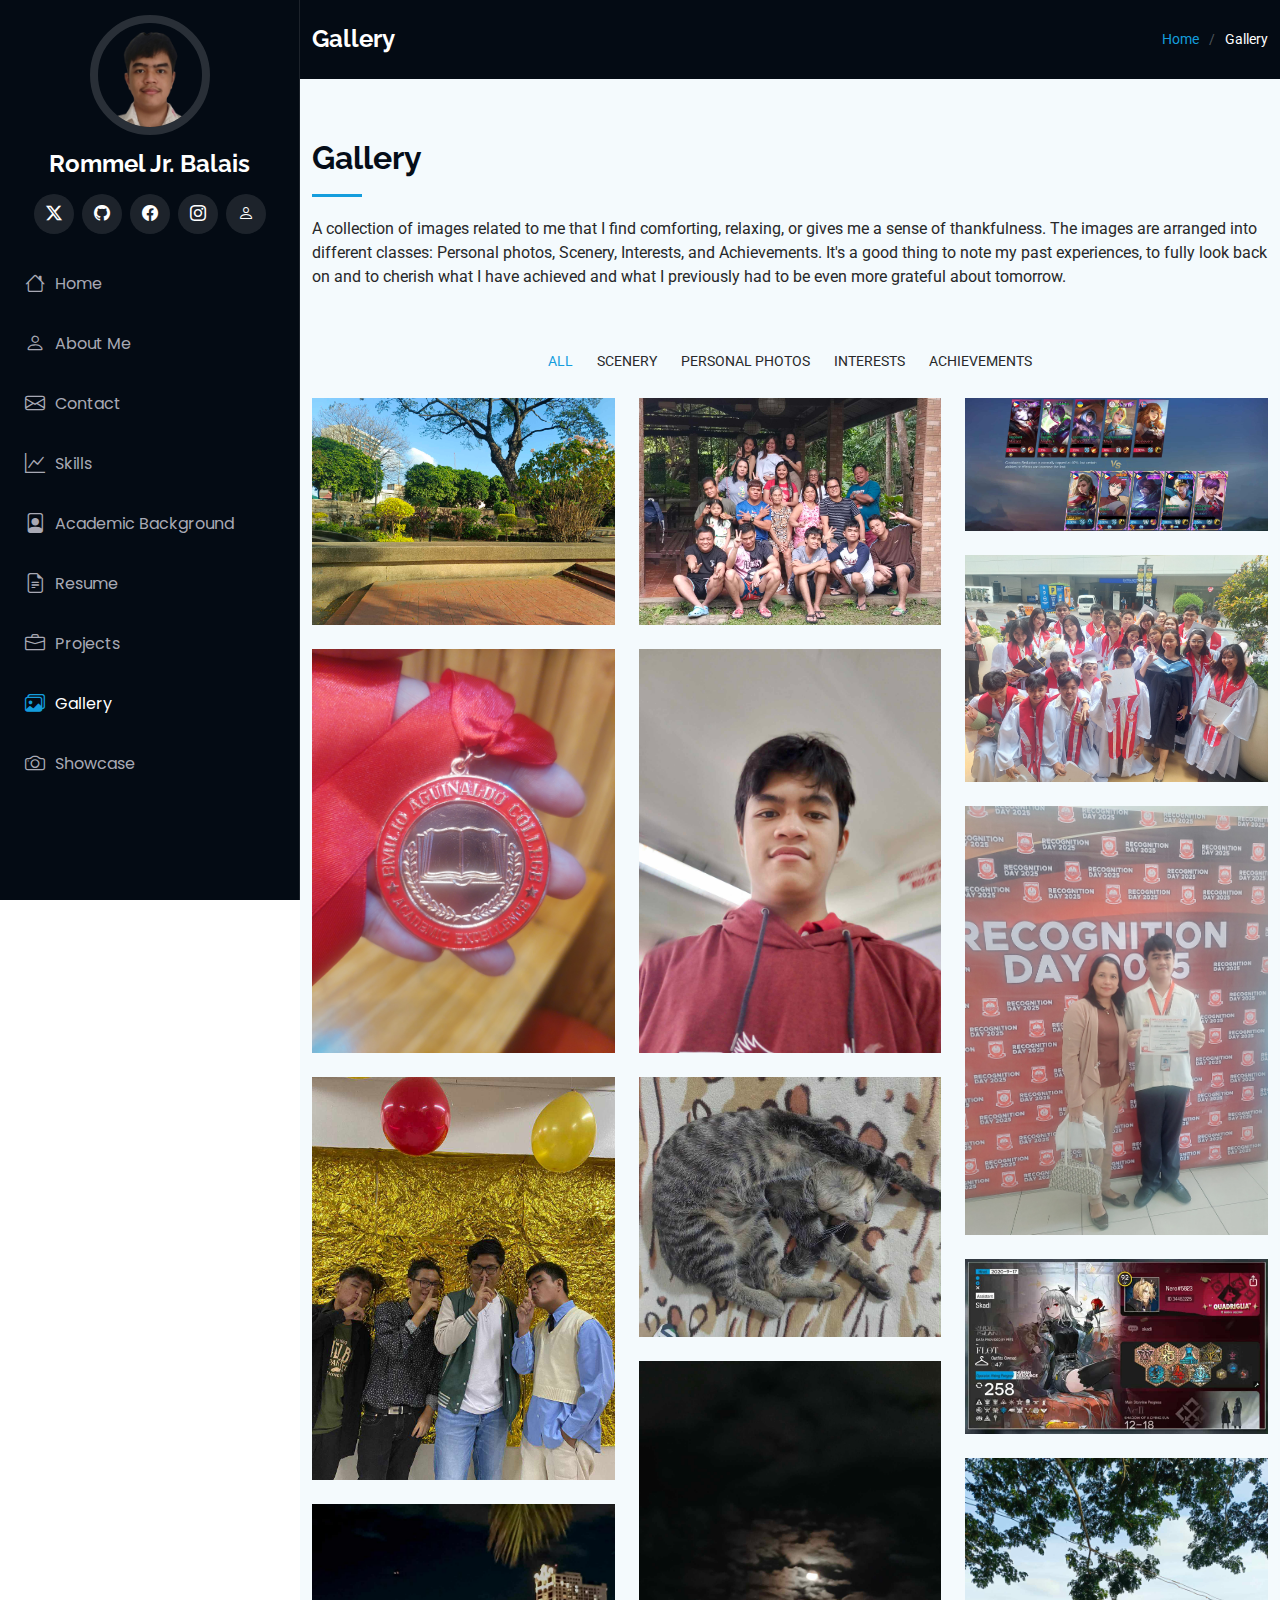
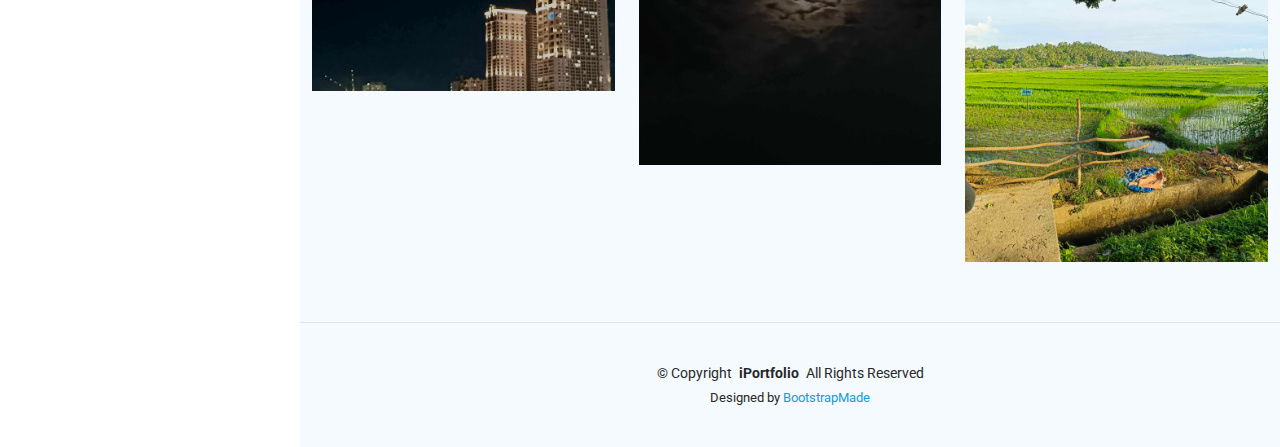
<file: gallery.html>
<!DOCTYPE html>
<html lang="en">

<head>
  <meta charset="utf-8">
  <meta content="width=device-width, initial-scale=1.0" name="viewport">
  <title>Starter Page - iPortfolio Bootstrap Template</title>
  <meta content="" name="description">
  <meta content="" name="keywords">

  <!-- Favicons -->
  <link href="assets/img/favicon.png" rel="icon">
  <link href="assets/img/apple-touch-icon.png" rel="apple-touch-icon">

  <!-- Fonts -->
  <link href="https://fonts.googleapis.com" rel="preconnect">
  <link href="https://fonts.gstatic.com" rel="preconnect" crossorigin>
  <link href="https://fonts.googleapis.com/css2?family=Roboto:ital,wght@0,100;0,300;0,400;0,500;0,700;0,900;1,100;1,300;1,400;1,500;1,700;1,900&family=Poppins:ital,wght@0,100;0,200;0,300;0,400;0,500;0,600;0,700;0,800;0,900;1,100;1,200;1,300;1,400;1,500;1,600;1,700;1,800;1,900&family=Raleway:ital,wght@0,100;0,200;0,300;0,400;0,500;0,600;0,700;0,800;0,900;1,100;1,200;1,300;1,400;1,500;1,600;1,700;1,800;1,900&display=swap" rel="stylesheet">

  <!-- Vendor CSS Files -->
  <link href="assets/vendor/bootstrap/css/bootstrap.min.css" rel="stylesheet">
  <link href="assets/vendor/bootstrap-icons/bootstrap-icons.css" rel="stylesheet">
  <link href="assets/vendor/aos/aos.css" rel="stylesheet">
  <link href="assets/vendor/glightbox/css/glightbox.min.css" rel="stylesheet">
  <link href="assets/vendor/swiper/swiper-bundle.min.css" rel="stylesheet">

  <!-- Main CSS File -->
  <link href="assets/css/main.css" rel="stylesheet">

  <!-- =======================================================
  * Template Name: iPortfolio
  * Template URL: https://bootstrapmade.com/iportfolio-bootstrap-portfolio-websites-template/
  * Updated: Jun 29 2024 with Bootstrap v5.3.3
  * Author: BootstrapMade.com
  * License: https://bootstrapmade.com/license/
  ======================================================== -->
</head>

<body class="starter-page-page">

  <header id="header" class="header dark-background d-flex flex-column">
    <i class="header-toggle d-xl-none bi bi-list"></i>

    <div class="profile-img">
      <img src="assets/img/me.png" class="img-fluid rounded-circle">
    </div>

    <a href="index.html" class="logo d-flex align-items-center justify-content-center">
      <!-- Uncomment the line below if you also wish to use an image logo -->
      <!-- <img src="assets/img/logo.png" alt=""> -->
      <h1 class="sitename">Rommel Jr. Balais</h1>
    </a>

    <div class="social-links text-center">
      <a href="#" class="twitter"><i class="bi bi-twitter-x"></i></a>
      <a href="https://github.com/spnac088-spec" class="github"><i class="bi bi-github"></i></a>
      <a href="https://www.facebook.com/rommelbalaisjr" class="facebook"><i class="bi bi-facebook"></i></a>
      <a href="https://www.instagram.com/spfmel8/?next=%2F" class="instagram"><i class="bi bi-instagram"></i></a>
      <a href="https://www.roblox.com/users/1490727668/profile" class="roblox"><i class="bi bi-person"></i></a>
    </div>

    <nav id="navmenu" class="navmenu">
      <ul>
        <li><a href="index.html" class="active"><i class="bi bi-house navicon"></i>Home</a></li>
        <li><a href="about.html"><i class="bi bi-person navicon"></i> About Me</a></li>
        <li><a href="contact.html"><i class="bi bi-envelope navicon"></i>Contact</a></li>
        <li><a href="skills.html"><i class="bi bi-graph-up navicon"></i>Skills</a></li>
        <li><a href="academic-background.html"><i class="bi bi-file-person navicon"></i>Academic Background</a></li>
        <li><a href="resume.html"><i class="bi bi-file-earmark-text navicon"></i>Resume</a></li>
        <li><a href="projects.html"><i class="bi bi-briefcase navicon"></i>Projects</a></li>
        <li><a href="#gallery"><i class="bi bi-images navicon"></i>Gallery</a></li>
        <li><a href="showcase.html"><i class="bi bi-camera navicon"></i>Showcase</a></li>
      </ul>
    </nav>

  </header>

  <main class="main">

    <!-- Page Title -->
    <div class="page-title dark-background">
      <div class="container d-lg-flex justify-content-between align-items-center">
        <h1 class="mb-2 mb-lg-0">Gallery</h1>
        <nav class="breadcrumbs">
          <ol>
            <li><a href="index.html">Home</a></li>
            <li class="current">Gallery</li>
          </ol>
        </nav>
      </div>
    </div><!-- End Page Title -->

    <!-- Portfolio Section -->
    <section id="gallery" class="portfolio section light-background">
      <!-- Section Title -->
      <div class="container section-title" data-aos="fade-up">
        <h2>Gallery</h2>
        <p>A collection of images related to me that I find comforting, relaxing, or gives me a sense of thankfulness. The images are arranged into different classes: Personal photos, Scenery, Interests, and Achievements. It's a good thing to note my past experiences, to fully look back on and to cherish what I have achieved and what I previously had to be even more grateful about tomorrow. </p>
      </div><!-- End Section Title -->

      <div class="container">

        <div class="isotope-layout" data-default-filter="*" data-layout="masonry" data-sort="original-order">

          <ul class="portfolio-filters isotope-filters" data-aos="fade-up" data-aos-delay="100">
            <li data-filter="*" class="filter-active">All</li>
            <li data-filter=".filter-scenery">Scenery</li>
            <li data-filter=".filter-personal">Personal Photos</li>
            <li data-filter=".filter-interests">Interests</li>
            <li data-filter=".filter-achievements">Achievements</li>
          </ul><!-- End Gallery Filters -->

          <div class="row gy-4 isotope-container" data-aos="fade-up" data-aos-delay="200">

            <div class="col-lg-4 col-md-6 portfolio-item isotope-item filter-scenery">
              <div class="portfolio-content h-100">
                <img src="assets/img/gallery/paco.jpg" class="img-fluid" alt="">
                <div class="portfolio-info">
                  <h4>Scenery 1</h4>
                  <p>Picture of Paco Park.</p>
                  <a href="assets/img/gallery/paco.jpg" title="Scenery - Paco Park" data-gallery="portfolio-gallery-app" class="glightbox preview-link"><i class="bi bi-zoom-in"></i></a>
                  <a href="portfolio-details.html" title="More Details" class="details-link"><i class="bi bi-link-45deg"></i></a>
                </div>
              </div>
            </div><!-- End Portfolio Item -->

            <div class="col-lg-4 col-md-6 portfolio-item isotope-item filter-personal">
              <div class="portfolio-content h-100">
                <img src="assets/img/gallery/fampic.jpg" class="img-fluid" alt="">
                <div class="portfolio-info">
                  <h4>Personal Photo 1</h4>
                  <p>A family picture at a resort outing.</p>
                  <a href="assets/img/gallery/fampic.jpg" title="Personal Photo - Family Picture" data-gallery="portfolio-gallery-product" class="glightbox preview-link"><i class="bi bi-zoom-in"></i></a>
                  <a href="gallery.html" title="More Details" class="details-link"><i class="bi bi-link-45deg"></i></a>
                </div>
              </div>
            </div><!-- End Portfolio Item -->

            <div class="col-lg-4 col-md-6 portfolio-item isotope-item filter-interests">
              <div class="portfolio-content h-100">
                <img src="assets/img/gallery/mlbb1.jpg" class="img-fluid" alt="">
                <div class="portfolio-info">
                  <h4>Interests 1</h4>
                  <p>One of the many games I play.</p>
                  <a href="assets/img/gallery/mlbb1.jpg" title="Interests - Mobile Legends" data-gallery="portfolio-gallery-branding" class="glightbox preview-link"><i class="bi bi-zoom-in"></i></a>
                  <a href="gallery-details.html" title="More Details" class="details-link"><i class="bi bi-link-45deg"></i></a>
                </div>
              </div>
            </div><!-- End Portfolio Item -->

            <div class="col-lg-4 col-md-6 portfolio-item isotope-item filter-personal">
              <div class="portfolio-content h-100">
                <img src="assets/img/gallery/stem16grad.jpg" class="img-fluid" alt="">
                <div class="portfolio-info">
                  <h4>Personal Photo 2</h4>
                  <p>Picture of me and my friends.</p>
                  <a href="assets/img/gallery/stem16grad.jpg" title="Personal Photos - Friends" data-gallery="portfolio-gallery-product" class="glightbox preview-link"><i class="bi bi-zoom-in"></i></a>
                  <a href="gallery.html" title="More Details" class="details-link"><i class="bi bi-link-45deg"></i></a>
                </div>
              </div>
            </div><!-- End Portfolio Item -->

            <div class="col-lg-4 col-md-6 portfolio-item isotope-item filter-achievements">
              <div class="portfolio-content h-100">
                <img src="assets/img/gallery/achievement1.jpg" class="img-fluid" alt="">
                <div class="portfolio-info">
                  <h4>Achievements 1</h4>
                  <p>Academic Excellence Medal</p>
                  <a href="assets/img/gallery/achievement1.jpg" title="Achievements - Academic Excellence Medal" data-gallery="portfolio-gallery-book" class="glightbox preview-link"><i class="bi bi-zoom-in"></i></a>
                  <a href="portfolio-details.html" title="More Details" class="details-link"><i class="bi bi-link-45deg"></i></a>
                </div>
              </div>
            </div><!-- End Portfolio Item -->

            <div class="col-lg-4 col-md-6 portfolio-item isotope-item filter-personal">
              <div class="portfolio-content h-100">
                <img src="assets/img/gallery/me3.jpg" class="img-fluid" alt="">
                <div class="portfolio-info">
                  <h4>Personal Photo 3</h4>
                  <p>A selfie of mine.</p>
                  <a href="assets/img/gallery/me3.jpg" title="Product 1" data-gallery="portfolio-gallery-product" class="glightbox preview-link"><i class="bi bi-zoom-in"></i></a>
                  <a href="gallery.html" title="More Details" class="details-link"><i class="bi bi-link-45deg"></i></a>
                </div>
              </div>
            </div><!-- End Portfolio Item -->

            <div class="col-lg-4 col-md-6 portfolio-item isotope-item filter-achievements">
              <div class="portfolio-content h-100">
                <img src="assets/img/gallery/achievement2.jpg" class="img-fluid" alt="">
                <div class="portfolio-info">
                  <h4>Achievements 2</h4>
                  <p>Recognition Day 2025</p>
                  <a href="assets/img/gallery/achievement2.jpg" title="Achievements - Recognition Day 2025" data-gallery="portfolio-gallery-book" class="glightbox preview-link"><i class="bi bi-zoom-in"></i></a>
                  <a href="portfolio-details.html" title="More Details" class="details-link"><i class="bi bi-link-45deg"></i></a>
                </div>
              </div>
            </div><!-- End Portfolio Item -->

            <div class="col-lg-4 col-md-6 portfolio-item isotope-item filter-personal">
              <div class="portfolio-content h-100">
                <img src="assets/img/gallery/sigma.jpg" class="img-fluid" alt="">
                <div class="portfolio-info">
                  <h4>Personal Photo 3</h4>
                  <p>Me and my friends at a Christmas Party.</p>
                  <a href="assets/img/gallery/sigma.jpg" title="Personal Photo - Christmas Party of Class 2025" data-gallery="portfolio-gallery-product" class="glightbox preview-link"><i class="bi bi-zoom-in"></i></a>
                  <a href="gallery.html" title="More Details" class="details-link"><i class="bi bi-link-45deg"></i></a>
                </div>
              </div>
            </div><!-- End Portfolio Item -->

            <div class="col-lg-4 col-md-6 portfolio-item isotope-item filter-interests">
              <div class="portfolio-content h-100">
                <img src="assets/img/gallery/apollo.jpg" class="img-fluid" alt="">
                <div class="portfolio-info">
                  <h4>Interests 2</h4>
                  <p>My cat named Apollo.</p>
                  <a href="assets/img/gallery/apollo.jpg" title="Interests - Apollo" data-gallery="portfolio-gallery-branding" class="glightbox preview-link"><i class="bi bi-zoom-in"></i></a>
                  <a href="gallery-details.html" title="More Details" class="details-link"><i class="bi bi-link-45deg"></i></a>
                </div>
              </div>
            </div><!-- End Portfolio Item -->

            <div class="col-lg-4 col-md-6 portfolio-item isotope-item filter-interests">
              <div class="portfolio-content h-100">
                <img src="assets/img/gallery/arknights.jpg" class="img-fluid" alt="">
                <div class="portfolio-info">
                  <h4>Interests 3</h4>
                  <p>My profile in an online tower defense game.</p>
                  <a href="assets/img/gallery/arknights.jpg" title="Interests - Arknights, Profile Card" data-gallery="portfolio-gallery-branding" class="glightbox preview-link"><i class="bi bi-zoom-in"></i></a>
                  <a href="gallery-details.html" title="More Details" class="details-link"><i class="bi bi-link-45deg"></i></a>
                </div>
              </div>
            </div><!-- End Portfolio Item -->

            <div class="col-lg-4 col-md-6 portfolio-item isotope-item filter-scenery">
              <div class="portfolio-content h-100">
                <img src="assets/img/gallery/moon.jpg" class="img-fluid" alt="">
                <div class="portfolio-info">
                  <h4>Scenery 2</h4>
                  <p>Picture of the moon at Manila Bay.</p>
                  <a href="assets/img/gallery/moon.jpg" title="Scenery - Moon" data-gallery="portfolio-gallery-app" class="glightbox preview-link"><i class="bi bi-zoom-in"></i></a>
                  <a href="portfolio-details.html" title="More Details" class="details-link"><i class="bi bi-link-45deg"></i></a>
                </div>
              </div>
            </div><!-- End Portfolio Item -->

            <div class="col-lg-4 col-md-6 portfolio-item isotope-item filter-scenery">
              <div class="portfolio-content h-100">
                <img src="assets/img/gallery/bicol.jpg" class="img-fluid" alt="">
                <div class="portfolio-info">
                  <h4>Scenery 3</h4>
                  <p>Picture of a grass field in Bicol.</p>
                  <a href="assets/img/gallery/bicol.jpg" title="Scenery - Bicol" data-gallery="portfolio-gallery-app" class="glightbox preview-link"><i class="bi bi-zoom-in"></i></a>
                  <a href="portfolio-details.html" title="More Details" class="details-link"><i class="bi bi-link-45deg"></i></a>
                </div>
              </div>
            </div><!-- End Portfolio Item -->

            <div class="col-lg-4 col-md-6 portfolio-item isotope-item filter-scenery">
              <div class="portfolio-content h-100">
                <img src="assets/img/gallery/background.jpg" class="img-fluid" alt="">
                <div class="portfolio-info">
                  <h4>Scenery 1</h4>
                  <p>Picture of Manila Bay's sky at night.</p>
                  <a href="assets/img/gallery/background.jpg" title="Scenery - Manila Bay, Night" data-gallery="portfolio-gallery-app" class="glightbox preview-link"><i class="bi bi-zoom-in"></i></a>
                  <a href="portfolio-details.html" title="More Details" class="details-link"><i class="bi bi-link-45deg"></i></a>
                </div>
              </div>
            </div><!-- End Portfolio Item -->

          </div><!-- End Portfolio Container -->

        </div>

      </div>

    </section><!-- /Portfolio Section -->

  </main>

  <footer id="footer" class="footer position-relative light-background">

    <div class="container">
      <div class="copyright text-center ">
        <p>© <span>Copyright</span> <strong class="px-1 sitename">iPortfolio</strong> <span>All Rights Reserved</span></p>
      </div>
      <div class="credits">
        <!-- All the links in the footer should remain intact. -->
        <!-- You can delete the links only if you've purchased the pro version. -->
        <!-- Licensing information: https://bootstrapmade.com/license/ -->
        <!-- Purchase the pro version with working PHP/AJAX contact form: [buy-url] -->
        Designed by <a href="https://bootstrapmade.com/">BootstrapMade</a>
      </div>
    </div>

  </footer>

  <!-- Scroll Top -->
  <a href="#" id="scroll-top" class="scroll-top d-flex align-items-center justify-content-center"><i class="bi bi-arrow-up-short"></i></a>

  <!-- Preloader -->
  <div id="preloader"></div>

  <!-- Vendor JS Files -->
  <script src="assets/vendor/bootstrap/js/bootstrap.bundle.min.js"></script>
  <script src="assets/vendor/php-email-form/validate.js"></script>
  <script src="assets/vendor/aos/aos.js"></script>
  <script src="assets/vendor/typed.js/typed.umd.js"></script>
  <script src="assets/vendor/purecounter/purecounter_vanilla.js"></script>
  <script src="assets/vendor/waypoints/noframework.waypoints.js"></script>
  <script src="assets/vendor/glightbox/js/glightbox.min.js"></script>
  <script src="assets/vendor/imagesloaded/imagesloaded.pkgd.min.js"></script>
  <script src="assets/vendor/isotope-layout/isotope.pkgd.min.js"></script>
  <script src="assets/vendor/swiper/swiper-bundle.min.js"></script>

  <!-- Main JS File -->
  <script src="assets/js/main.js"></script>

</body>

</html>
</file>
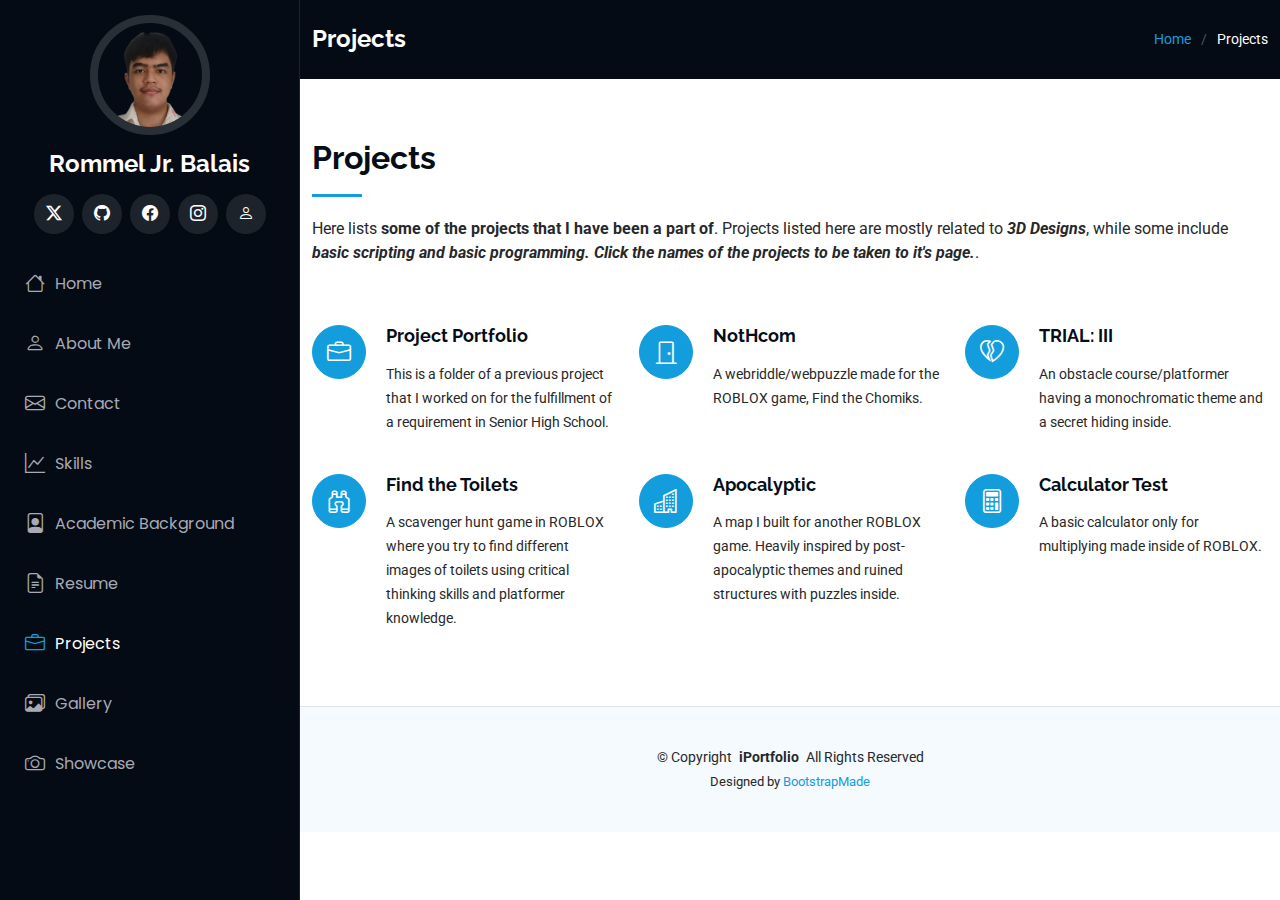
<file: projects.html>
<!DOCTYPE html>
<html lang="en">

<head>
  <meta charset="utf-8">
  <meta content="width=device-width, initial-scale=1.0" name="viewport">
  <title>My Portfolio</title>
  <meta content="" name="description">
  <meta content="" name="keywords">

  <!-- Favicons -->
  <link href="assets/img/favicon.png" rel="icon">
  <link href="assets/img/apple-touch-icon.png" rel="apple-touch-icon">

  <!-- Fonts -->
  <link href="https://fonts.googleapis.com" rel="preconnect">
  <link href="https://fonts.gstatic.com" rel="preconnect" crossorigin>
  <link href="https://fonts.googleapis.com/css2?family=Roboto:ital,wght@0,100;0,300;0,400;0,500;0,700;0,900;1,100;1,300;1,400;1,500;1,700;1,900&family=Poppins:ital,wght@0,100;0,200;0,300;0,400;0,500;0,600;0,700;0,800;0,900;1,100;1,200;1,300;1,400;1,500;1,600;1,700;1,800;1,900&family=Raleway:ital,wght@0,100;0,200;0,300;0,400;0,500;0,600;0,700;0,800;0,900;1,100;1,200;1,300;1,400;1,500;1,600;1,700;1,800;1,900&display=swap" rel="stylesheet">

  <!-- Vendor CSS Files -->
  <link href="assets/vendor/bootstrap/css/bootstrap.min.css" rel="stylesheet">
  <link href="assets/vendor/bootstrap-icons/bootstrap-icons.css" rel="stylesheet">
  <link href="assets/vendor/aos/aos.css" rel="stylesheet">
  <link href="assets/vendor/glightbox/css/glightbox.min.css" rel="stylesheet">
  <link href="assets/vendor/swiper/swiper-bundle.min.css" rel="stylesheet">

  <!-- Main CSS File -->
  <link href="assets/css/main.css" rel="stylesheet">

  <!-- =======================================================
  * Template Name: iPortfolio
  * Template URL: https://bootstrapmade.com/iportfolio-bootstrap-portfolio-websites-template/
  * Updated: Jun 29 2024 with Bootstrap v5.3.3
  * Author: BootstrapMade.com
  * License: https://bootstrapmade.com/license/
  ======================================================== -->
</head>

<body class="portfolio-details-page">

  <header id="header" class="header dark-background d-flex flex-column">
    <i class="header-toggle d-xl-none bi bi-list"></i>

    <div class="profile-img">
      <img src="assets/img/me.png" class="img-fluid rounded-circle">
    </div>

    <a href="index.html" class="logo d-flex align-items-center justify-content-center">
      <!-- Uncomment the line below if you also wish to use an image logo -->
      <!-- <img src="assets/img/logo.png" alt=""> -->
      <h1 class="sitename">Rommel Jr. Balais</h1>
    </a>

   <div class="social-links text-center">
      <a href="#" class="twitter"><i class="bi bi-twitter-x"></i></a>
      <a href="https://github.com/spnac088-spec" class="github"><i class="bi bi-github"></i></a>
      <a href="https://www.facebook.com/rommelbalaisjr" class="facebook"><i class="bi bi-facebook"></i></a>
      <a href="https://www.instagram.com/spfmel8/?next=%2F" class="instagram"><i class="bi bi-instagram"></i></a>
      <a href="https://www.roblox.com/users/1490727668/profile" class="roblox"><i class="bi bi-person"></i></a>
    </div>

    <nav id="navmenu" class="navmenu">
      <ul>
        <li><a href="index.html" class="active"><i class="bi bi-house navicon"></i>Home</a></li>
        <li><a href="about.html"><i class="bi bi-person navicon"></i> About Me</a></li>
        <li><a href="contact.html"><i class="bi bi-envelope navicon"></i>Contact</a></li>
        <li><a href="skills.html"><i class="bi bi-graph-up navicon"></i>Skills</a></li>
        <li><a href="academic-background.html"><i class="bi bi-file-person navicon"></i>Academic Background</a></li>
        <li><a href="resume.html"><i class="bi bi-file-earmark-text navicon"></i>Resume</a></li>
        <li><a href="#projects"><i class="bi bi-briefcase navicon"></i>Projects</a></li>
        <li><a href="gallery.html"><i class="bi bi-images navicon"></i>Gallery</a></li>
        <li><a href="showcase.html"><i class="bi bi-camera navicon"></i>Showcase</a></li>
      </ul>
    </nav>

  </header>

  <main class="main">

    <!-- Page Title -->
    <div class="page-title dark-background">
      <div class="container d-lg-flex justify-content-between align-items-center">
        <h1 class="mb-2 mb-lg-0">Projects</h1>
        <nav class="breadcrumbs">
          <ol>
            <li><a href="index.html">Home</a></li>
            <li class="current">Projects</li>
          </ol>
        </nav>
      </div>
    </div><!-- End Page Title -->

     <!-- Services Section -->
    <section id="projects" class="services section">

      <!-- Section Title -->
      <div class="container section-title" data-aos="fade-up">
        <h2>Projects</h2>
        <p>Here lists <b>some of the projects that I have been a part of</b>. Projects listed here are mostly related to <b><i>3D Designs</i></b>, while some include <b><i>basic scripting and basic programming. Click the names of the projects to be taken to it's page.</i></b>.</p>
      </div><!-- End Section Title -->

      <div class="container">

        <div class="row gy-4">

          <div class="col-lg-4 col-md-6 service-item d-flex" data-aos="fade-up" data-aos-delay="100">
            <div class="icon flex-shrink-0"><i class="bi bi-briefcase"></i></div>
            <div>
              <h4 class="title"><a href="https://drive.google.com/drive/folders/1Yip-OoiDxfLPaYFQxIQTmKVZQiT-9LV2?usp=drive_link" class="stretched-link">Project Portfolio</a></h4>
              <p class="description">This is a folder of a previous project that I worked on for the fulfillment of a requirement in Senior High School.</p>
            </div>
          </div>
          <!-- End Service Item -->

          <div class="col-lg-4 col-md-6 service-item d-flex" data-aos="fade-up" data-aos-delay="200">
            <div class="icon flex-shrink-0"><i class="bi bi-door-closed"></i></div>
            <div>
              <h4 class="title"><a href="https://hcomik.neocities.org" class="stretched-link">NotHcom</a></h4>
              <p class="description">A webriddle/webpuzzle made for the ROBLOX game, Find the Chomiks.</p>
            </div>
          </div><!-- End Service Item -->

          <div class="col-lg-4 col-md-6 service-item d-flex" data-aos="fade-up" data-aos-delay="300">
            <div class="icon flex-shrink-0"><i class="bi bi-heartbreak"></i></div>
            <div>
              <h4 class="title"><a href="https://www.roblox.com/games/6926250495/Decay-of-Angels" class="stretched-link">TRIAL: III</a></h4>
              <p class="description">An obstacle course/platformer having a monochromatic theme and a secret hiding inside.</p>
            </div>
          </div><!-- End Service Item -->

          <div class="col-lg-4 col-md-6 service-item d-flex" data-aos="fade-up" data-aos-delay="400">
            <div class="icon flex-shrink-0"><i class="bi bi-binoculars"></i></div>
            <div>
              <h4 class="title"><a href="https://www.roblox.com/games/7486850126" class="stretched-link">Find the Toilets</a></h4>
              <p class="description">A scavenger hunt game in ROBLOX where you try to find different images of toilets using critical thinking skills and platformer knowledge.</p>
            </div>
          </div><!-- End Service Item -->

          <div class="col-lg-4 col-md-6 service-item d-flex" data-aos="fade-up" data-aos-delay="500">
            <div class="icon flex-shrink-0"><i class="bi bi-buildings"></i></div>
            <div>
              <h4 class="title"><a href="https://www.roblox.com/games/8004164444" class="stretched-link">Apocalyptic</a></h4>
              <p class="description">A map I built for another ROBLOX game. Heavily inspired by post-apocalyptic themes and ruined structures with puzzles inside.</p>
            </div>
          </div><!-- End Service Item -->

          <div class="col-lg-4 col-md-6 service-item d-flex" data-aos="fade-up" data-aos-delay="600">
            <div class="icon flex-shrink-0"><i class="bi bi-calculator"></i></div>
            <div>
              <h4 class="title"><a href="https://www.roblox.com/games/8846852674" class="stretched-link">Calculator Test</a></h4>
              <p class="description">A basic calculator only for multiplying made inside of ROBLOX.</p>
            </div>
          </div><!-- End Service Item -->

        </div>

      </div>

    </section><!-- /Services Section -->
  </main>

  <footer id="footer" class="footer position-relative light-background">

    <div class="container">
      <div class="copyright text-center ">
        <p>© <span>Copyright</span> <strong class="px-1 sitename">iPortfolio</strong> <span>All Rights Reserved</span></p>
      </div>
      <div class="credits">
        <!-- All the links in the footer should remain intact. -->
        <!-- You can delete the links only if you've purchased the pro version. -->
        <!-- Licensing information: https://bootstrapmade.com/license/ -->
        <!-- Purchase the pro version with working PHP/AJAX contact form: [buy-url] -->
        Designed by <a href="https://bootstrapmade.com/">BootstrapMade</a>
      </div>
    </div>

  </footer>

  <!-- Scroll Top -->
  <a href="#" id="scroll-top" class="scroll-top d-flex align-items-center justify-content-center"><i class="bi bi-arrow-up-short"></i></a>

  <!-- Preloader -->
  <div id="preloader"></div>

  <!-- Vendor JS Files -->
  <script src="assets/vendor/bootstrap/js/bootstrap.bundle.min.js"></script>
  <script src="assets/vendor/php-email-form/validate.js"></script>
  <script src="assets/vendor/aos/aos.js"></script>
  <script src="assets/vendor/typed.js/typed.umd.js"></script>
  <script src="assets/vendor/purecounter/purecounter_vanilla.js"></script>
  <script src="assets/vendor/waypoints/noframework.waypoints.js"></script>
  <script src="assets/vendor/glightbox/js/glightbox.min.js"></script>
  <script src="assets/vendor/imagesloaded/imagesloaded.pkgd.min.js"></script>
  <script src="assets/vendor/isotope-layout/isotope.pkgd.min.js"></script>
  <script src="assets/vendor/swiper/swiper-bundle.min.js"></script>

  <!-- Main JS File -->
  <script src="assets/js/main.js"></script>

</body>

</html>
</file>
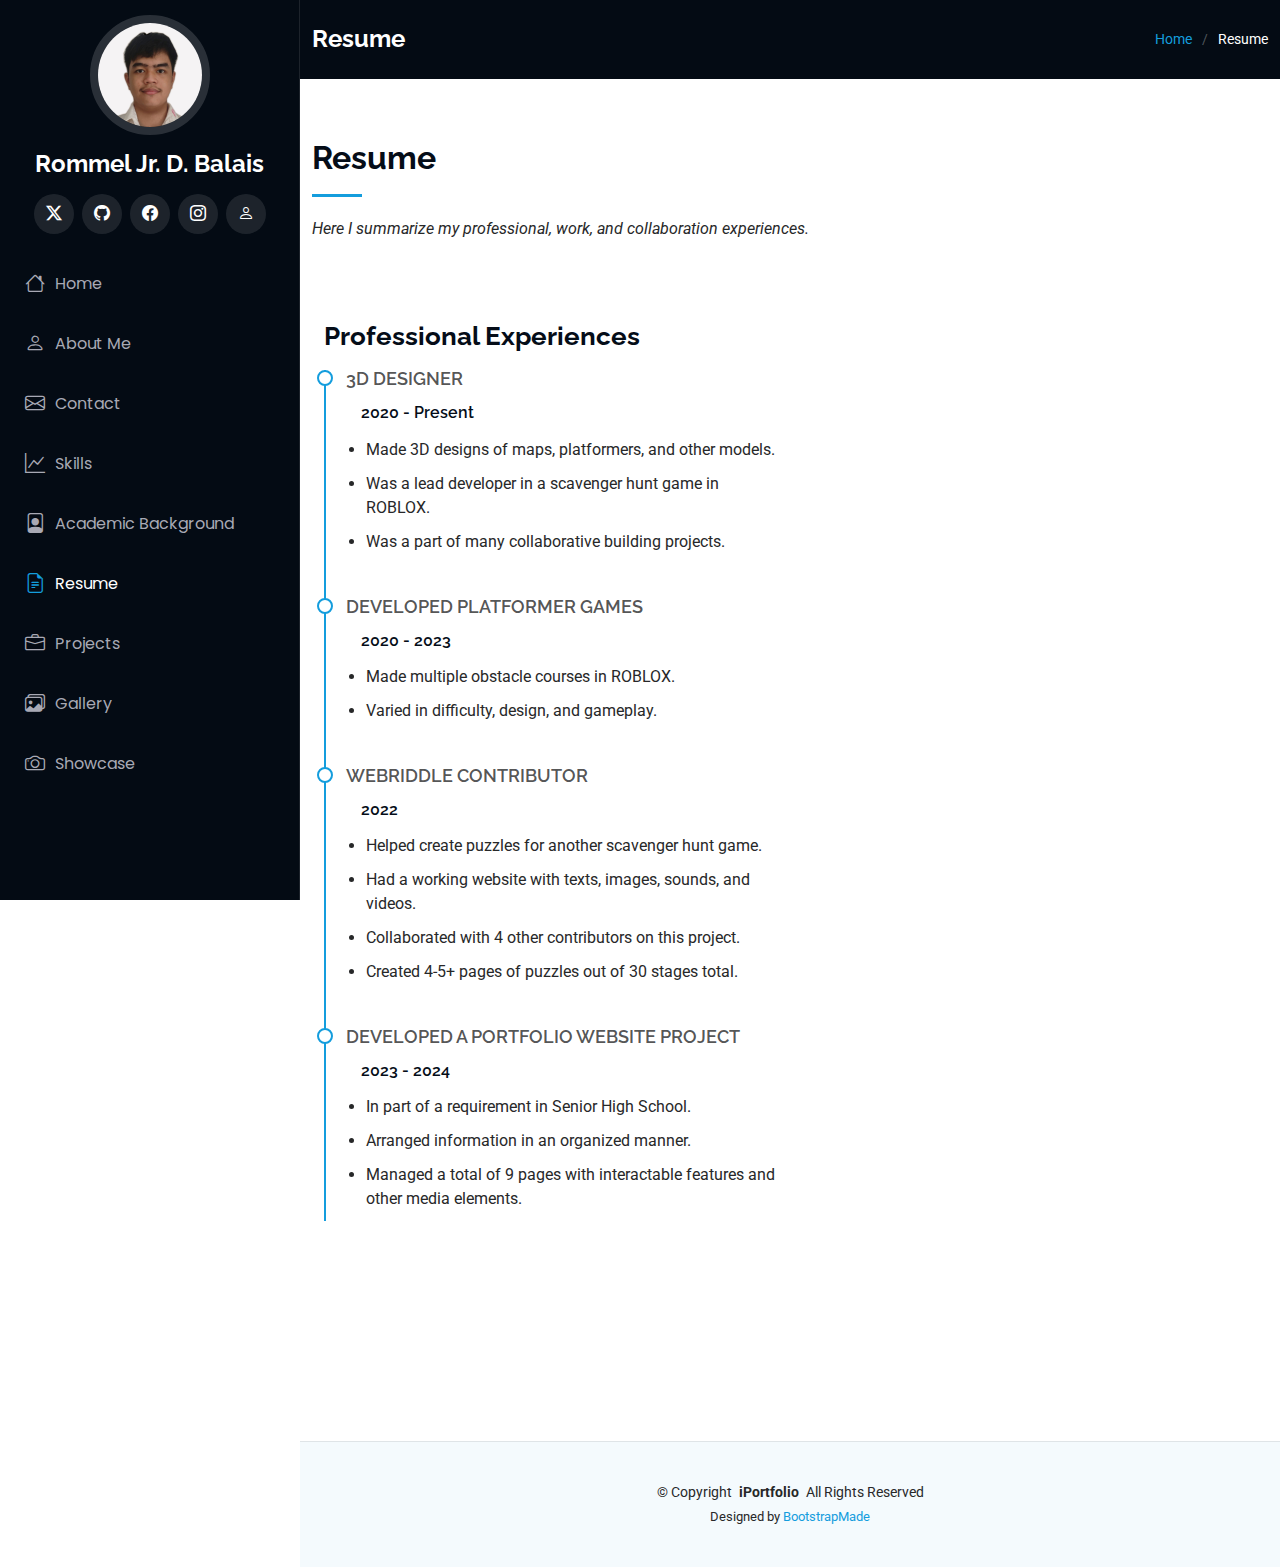
<file: resume.html>
<!DOCTYPE html>
<html lang="en">

<head>
  <meta charset="utf-8">
  <meta content="width=device-width, initial-scale=1.0" name="viewport">
  <title>My Portfolio</title>
  <meta content="" name="description">
  <meta content="" name="keywords">

  <!-- Favicons -->
  <link href="assets/img/favicon.png" rel="icon">
  <link href="assets/img/apple-touch-icon.png" rel="apple-touch-icon">

  <!-- Fonts -->
  <link href="https://fonts.googleapis.com" rel="preconnect">
  <link href="https://fonts.gstatic.com" rel="preconnect" crossorigin>
  <link href="https://fonts.googleapis.com/css2?family=Roboto:ital,wght@0,100;0,300;0,400;0,500;0,700;0,900;1,100;1,300;1,400;1,500;1,700;1,900&family=Poppins:ital,wght@0,100;0,200;0,300;0,400;0,500;0,600;0,700;0,800;0,900;1,100;1,200;1,300;1,400;1,500;1,600;1,700;1,800;1,900&family=Raleway:ital,wght@0,100;0,200;0,300;0,400;0,500;0,600;0,700;0,800;0,900;1,100;1,200;1,300;1,400;1,500;1,600;1,700;1,800;1,900&display=swap" rel="stylesheet">

  <!-- Vendor CSS Files -->
  <link href="assets/vendor/bootstrap/css/bootstrap.min.css" rel="stylesheet">
  <link href="assets/vendor/bootstrap-icons/bootstrap-icons.css" rel="stylesheet">
  <link href="assets/vendor/aos/aos.css" rel="stylesheet">
  <link href="assets/vendor/glightbox/css/glightbox.min.css" rel="stylesheet">
  <link href="assets/vendor/swiper/swiper-bundle.min.css" rel="stylesheet">

  <!-- Main CSS File -->
  <link href="assets/css/main.css" rel="stylesheet">

  <!-- =======================================================
  * Template Name: iPortfolio
  * Template URL: https://bootstrapmade.com/iportfolio-bootstrap-portfolio-websites-template/
  * Updated: Jun 29 2024 with Bootstrap v5.3.3
  * Author: BootstrapMade.com
  * License: https://bootstrapmade.com/license/
  ======================================================== -->
</head>

<body class="starter-page-page">

  <header id="header" class="header dark-background d-flex flex-column">
    <i class="header-toggle d-xl-none bi bi-list"></i>

    <div class="profile-img">
      <img src="assets/img/my-profile-img.jfif" alt="" class="img-fluid rounded-circle">
    </div>

    <a href="index.html" class="logo d-flex align-items-center justify-content-center">
      <!-- Uncomment the line below if you also wish to use an image logo -->
      <!-- <img src="assets/img/logo.png" alt=""> -->
      <h1 class="sitename">Rommel Jr. D. Balais</h1>
    </a>

    <div class="social-links text-center">
      <a href="#" class="twitter"><i class="bi bi-twitter-x"></i></a>
      <a href="https://github.com/spnac088-spec" class="github"><i class="bi bi-github"></i></a>
      <a href="https://www.facebook.com/rommelbalaisjr" class="facebook"><i class="bi bi-facebook"></i></a>
      <a href="https://www.instagram.com/spfmel8/?next=%2F" class="instagram"><i class="bi bi-instagram"></i></a>
      <a href="https://www.roblox.com/users/1490727668/profile" class="roblox"><i class="bi bi-person"></i></a>
    </div>

    <nav id="navmenu" class="navmenu">
      <ul>
        <li><a href="index.html" class="active"><i class="bi bi-house navicon"></i>Home</a></li>
        <li><a href="about.html"><i class="bi bi-person navicon"></i> About Me</a></li>
        <li><a href="contact.html"><i class="bi bi-envelope navicon"></i>Contact</a></li>
        <li><a href="skills.html"><i class="bi bi-graph-up navicon"></i>Skills</a></li>
        <li><a href="academic-background.html"><i class="bi bi-file-person navicon"></i>Academic Background</a></li>
        <li><a href="#resume"><i class="bi bi-file-earmark-text navicon"></i>Resume</a></li>
        <li><a href="projects.html"><i class="bi bi-briefcase navicon"></i>Projects</a></li>
        <li><a href="gallery.html"><i class="bi bi-images navicon"></i>Gallery</a></li>
        <li><a href="showcase.html"><i class="bi bi-camera navicon"></i>Showcase</a></li>
      </ul>
    </nav>

  </header>

  <main class="main">

    <!-- Page Title -->
    <div class="page-title dark-background">
      <div class="container d-lg-flex justify-content-between align-items-center">
        <h1 class="mb-2 mb-lg-0">Resume</h1>
        <nav class="breadcrumbs">
          <ol>
            <li><a href="index.html">Home</a></li>
            <li class="current">Resume</li>
          </ol>
        </nav>
      </div>
    </div><!-- End Page Title -->

    <!-- Resume Section -->
    <section id="resume" class="resume section">

      <!-- Section Title -->
      <div class="container section-title" data-aos="fade-up">
        <h2>Resume</h2>
        <p><i>Here I summarize my professional, work, and collaboration experiences. </i></p>
      </div><!-- End Section Title -->

      <!-- Section Title -->
      <div class="container section-title" data-aos="fade-up">

      <div class="container">

        <div class="row">

          <div class="col-lg-6" data-aos="fade-up" data-aos-delay="200">
            <h3 class="resume-title">Professional Experiences</h3>
            <div class="resume-item">
              <h4>3D Designer</h4>
              <h5>2020 - Present</h5>
              <ul>
                <li>Made 3D designs of maps, platformers, and other models.</li>
                <li>Was a lead developer in a scavenger hunt game in ROBLOX. </li>
                <li>Was a part of many collaborative building projects. </li>
              </ul>
            </div><!-- Edn Resume Item -->

            <div class="resume-item">
              <h4>Developed Platformer Games</h4>
              <h5>2020 - 2023</h5>
              <ul>
                <li>Made multiple obstacle courses in ROBLOX.</li>
                <li>Varied in difficulty, design, and gameplay.</li>
              </ul>
            </div><!-- Edn Resume Item -->

            <div class="resume-item">
              <h4>Webriddle Contributor</h4>
              <h5>2022</h5>
              <ul>
                <li>Helped create puzzles for another scavenger hunt game.</li>
                <li>Had a working website with texts, images, sounds, and videos.</li>
                <li>Collaborated with 4 other contributors on this project.</li>
                <li>Created 4-5+ pages of puzzles out of 30 stages total.</li>
              </ul>
              </div><!-- Edn Resume Item -->

              <div class="resume-item">
              <h4>Developed a Portfolio Website Project</h4>
              <h5>2023 - 2024</h5>
              <ul>
                <li>In part of a requirement in Senior High School.</li>
                <li>Arranged information in an organized manner.</li>
                <li>Managed a total of 9 pages with interactable features and other media elements.</li>
              </ul>
              </div><!-- Edn Resume Item -->
          </div>

      </div>

      <!-- Start -->
      <div class="container section-title" data-aos="fade-up">
        <p>Refer to the <b>Projects</b> page of this website by clicking at the "projects" page at the sidebar, or <a href="projects.html">here.</a></p>
      </div><!-- End -->
  </main>

  <footer id="footer" class="footer position-relative light-background">

    <div class="container">
      <div class="copyright text-center ">
        <p>© <span>Copyright</span> <strong class="px-1 sitename">iPortfolio</strong> <span>All Rights Reserved</span></p>
      </div>
      <div class="credits">
        <!-- All the links in the footer should remain intact. -->
        <!-- You can delete the links only if you've purchased the pro version. -->
        <!-- Licensing information: https://bootstrapmade.com/license/ -->
        <!-- Purchase the pro version with working PHP/AJAX contact form: [buy-url] -->
        Designed by <a href="https://bootstrapmade.com/">BootstrapMade</a>
      </div>
    </div>

  </footer>

  <!-- Scroll Top -->
  <a href="#" id="scroll-top" class="scroll-top d-flex align-items-center justify-content-center"><i class="bi bi-arrow-up-short"></i></a>

  <!-- Preloader -->
  <div id="preloader"></div>

  <!-- Vendor JS Files -->
  <script src="assets/vendor/bootstrap/js/bootstrap.bundle.min.js"></script>
  <script src="assets/vendor/php-email-form/validate.js"></script>
  <script src="assets/vendor/aos/aos.js"></script>
  <script src="assets/vendor/typed.js/typed.umd.js"></script>
  <script src="assets/vendor/purecounter/purecounter_vanilla.js"></script>
  <script src="assets/vendor/waypoints/noframework.waypoints.js"></script>
  <script src="assets/vendor/glightbox/js/glightbox.min.js"></script>
  <script src="assets/vendor/imagesloaded/imagesloaded.pkgd.min.js"></script>
  <script src="assets/vendor/isotope-layout/isotope.pkgd.min.js"></script>
  <script src="assets/vendor/swiper/swiper-bundle.min.js"></script>

  <!-- Main JS File -->
  <script src="assets/js/main.js"></script>

</body>

</html>
</file>
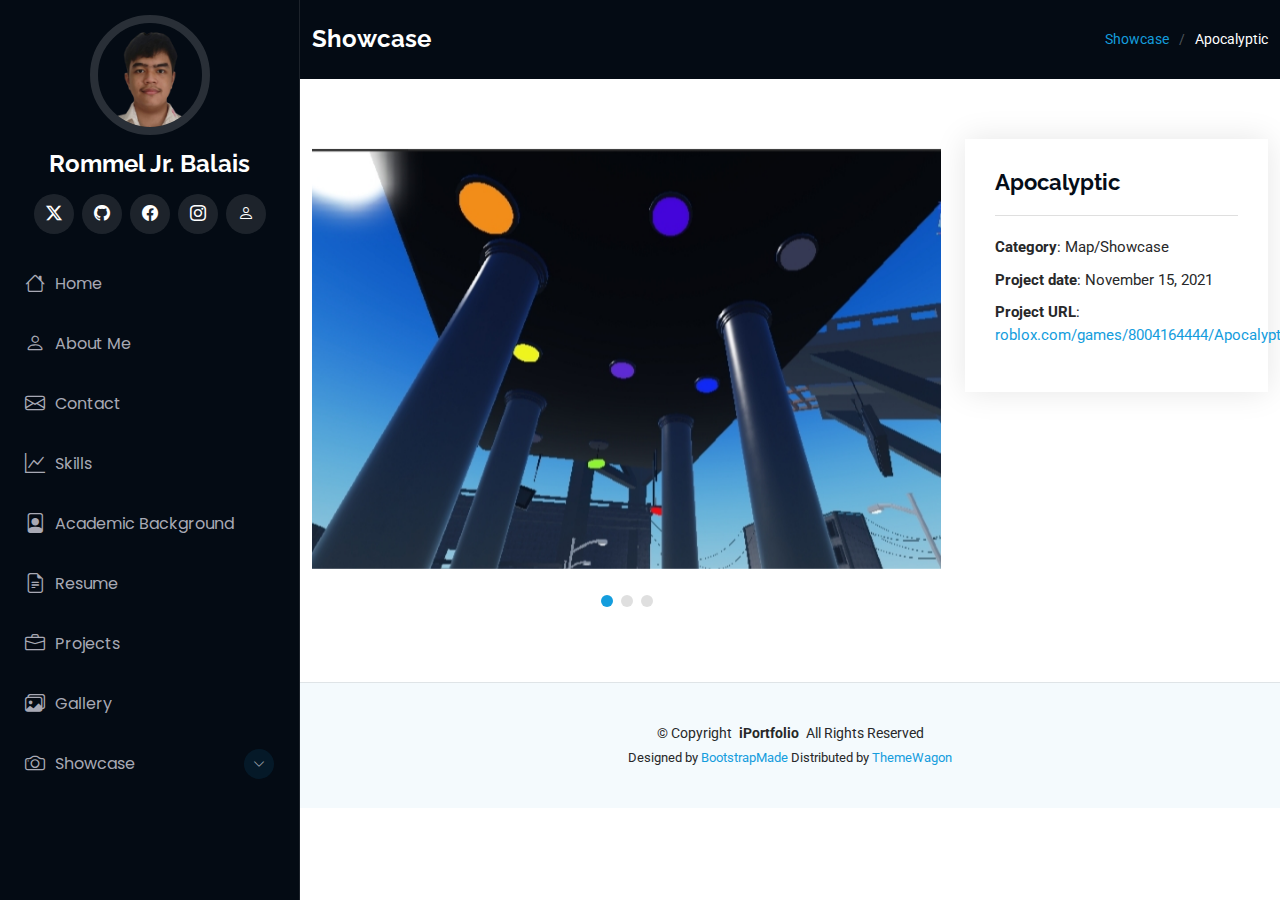
<file: showcase-apoc.html>
<!DOCTYPE html>
<html lang="en">

<head>
  <meta charset="utf-8">
  <meta content="width=device-width, initial-scale=1.0" name="viewport">
  <title>My Portfolio</title>
  <meta content="" name="description">
  <meta content="" name="keywords">

  <!-- Favicons -->
  <link href="assets/img/favicon.png" rel="icon">
  <link href="assets/img/apple-touch-icon.png" rel="apple-touch-icon">

  <!-- Fonts -->
  <link href="https://fonts.googleapis.com" rel="preconnect">
  <link href="https://fonts.gstatic.com" rel="preconnect" crossorigin>
  <link href="https://fonts.googleapis.com/css2?family=Roboto:ital,wght@0,100;0,300;0,400;0,500;0,700;0,900;1,100;1,300;1,400;1,500;1,700;1,900&family=Poppins:ital,wght@0,100;0,200;0,300;0,400;0,500;0,600;0,700;0,800;0,900;1,100;1,200;1,300;1,400;1,500;1,600;1,700;1,800;1,900&family=Raleway:ital,wght@0,100;0,200;0,300;0,400;0,500;0,600;0,700;0,800;0,900;1,100;1,200;1,300;1,400;1,500;1,600;1,700;1,800;1,900&display=swap" rel="stylesheet">

  <!-- Vendor CSS Files -->
  <link href="assets/vendor/bootstrap/css/bootstrap.min.css" rel="stylesheet">
  <link href="assets/vendor/bootstrap-icons/bootstrap-icons.css" rel="stylesheet">
  <link href="assets/vendor/aos/aos.css" rel="stylesheet">
  <link href="assets/vendor/glightbox/css/glightbox.min.css" rel="stylesheet">
  <link href="assets/vendor/swiper/swiper-bundle.min.css" rel="stylesheet">

  <!-- Main CSS File -->
  <link href="assets/css/main.css" rel="stylesheet">

  <!-- =======================================================
  * Template Name: iPortfolio
  * Template URL: https://bootstrapmade.com/iportfolio-bootstrap-portfolio-websites-template/
  * Updated: Jun 29 2024 with Bootstrap v5.3.3
  * Author: BootstrapMade.com
  * License: https://bootstrapmade.com/license/
  ======================================================== -->
</head>

<body class="portfolio-details-page">

<!--Header Section-->
  <header id="header" class="header dark-background d-flex flex-column">
    <i class="header-toggle d-xl-none bi bi-list"></i>

    <div class="profile-img">
      <img src="assets/img/me.png" class="img-fluid rounded-circle">
    </div>

    <a href="index.html" class="logo d-flex align-items-center justify-content-center">
      <!-- Uncomment the line below if you also wish to use an image logo -->
      <!-- <img src="assets/img/logo.png" alt=""> -->
      <h1 class="sitename">Rommel Jr. Balais</h1>
    </a>

    <div class="social-links text-center">
      <a href="#" class="twitter"><i class="bi bi-twitter-x"></i></a>
      <a href="https://github.com/spnac088-spec" class="github"><i class="bi bi-github"></i></a>
      <a href="https://www.facebook.com/rommelbalaisjr" class="facebook"><i class="bi bi-facebook"></i></a>
      <a href="https://www.instagram.com/spfmel8/?next=%2F" class="instagram"><i class="bi bi-instagram"></i></a>
      <a href="https://www.roblox.com/users/1490727668/profile" class="roblox"><i class="bi bi-person"></i></a>
    </div>

    <nav id="navmenu" class="navmenu">
      <ul>
        <li><a href="index.html" class="active"><i class="bi bi-house navicon"></i>Home</a></li>
        <li><a href="about.html"><i class="bi bi-person navicon"></i> About Me</a></li>
        <li><a href="contact.html"><i class="bi bi-envelope navicon"></i>Contact</a></li>
        <li><a href="skills.html"><i class="bi bi-graph-up navicon"></i>Skills</a></li>
        <li><a href="academic-background.html"><i class="bi bi-file-person navicon"></i>Academic Background</a></li>
        <li><a href="resume.html"><i class="bi bi-file-earmark-text navicon"></i>Resume</a></li>
        <li><a href="projects.html"><i class="bi bi-briefcase navicon"></i>Projects</a></li>
        <li><a href="gallery.html"><i class="bi bi-images navicon"></i>Gallery</a></li>
        <li class="dropdown"><a href="showcase.html"><i class="bi bi-camera navicon"></i> <span>Showcase</span> <i class="bi bi-chevron-down toggle-dropdown"></i></a>
          <ul>
            <li><a href="showcase-portfolio.html"><i class="bi bi-briefcase navicon"></i>Portfolio</a></li>
            <li><a href="showcase-nothcom.html"><i class="bi bi-door-closed navicon"></i>NotHcom</a></li>
            <li><a href="showcase-t3.html"><i class="bi bi-heartbreak navicon"></i>TRIAL: III</a></li>
            <li><a href="showcase-ftt.html"><i class="bi bi-binoculars navicon"></i>Find the Toilets</a></li>
            <li><a href="#apoc"><i class="bi bi-buildings navicon"></i>Apocalyptic</a></li>
            <li><a href="showcase-calc.html"><i class="bi bi-calculator navicon"></i>Calculator Test</a></li>
          </ul>
        </li>
      </ul>
    </nav>

  </header>

  <main class="main">

    <!-- Page Title -->
    <div class="page-title dark-background">
      <div class="container d-lg-flex justify-content-between align-items-center">
        <h1 class="mb-2 mb-lg-0">Showcase</h1>
        <nav class="breadcrumbs">
          <ol>
            <li><a href="showcase.html">Showcase</a></li>
            <li class="current">Apocalyptic</li>
          </ol>
        </nav>
      </div>
    </div><!-- End Page Title -->

    <!-- Portfolio Details Section -->
    <section id="apoc" class="portfolio-details section">

      <div class="container" data-aos="fade-up" data-aos-delay="100">

        <div class="row gy-4">

          <div class="col-lg-8">
            <div class="portfolio-details-slider swiper init-swiper">

              <script type="application/json" class="swiper-config">
                {
                  "loop": true,
                  "speed": 600,
                  "autoplay": {
                    "delay": 5000
                  },
                  "slidesPerView": "auto",
                  "pagination": {
                    "el": ".swiper-pagination",
                    "type": "bullets",
                    "clickable": true
                  }
                }
              </script>

              <div class="swiper-wrapper align-items-center">

                <div class="swiper-slide">
                  <img src="assets/img/showcase/apoc.jpg" alt="">
                </div>

                <div class="swiper-slide">
                  <img src="assets/img/showcase/apoc2.jpg" alt="">
                </div>

                <div class="swiper-slide">
                  <img src="assets/img/showcase/apoc3.jpg" alt="">
                </div>

              </div>
              <div class="swiper-pagination"></div>
            </div>
          </div>

          <div class="col-lg-4">
            <div class="portfolio-info" data-aos="fade-up" data-aos-delay="200">
              <h3>Apocalyptic</h3>
              <ul>
                <li><strong>Category</strong>: Map/Showcase</li>
                <li><strong>Project date</strong>: November 15, 2021</li>
                <li><strong>Project URL</strong>: <a href="https://www.roblox.com/games/8004164444/Apocalyptic">roblox.com/games/8004164444/Apocalyptic</a></li>
              </ul>
            </div>
          </div>

        </div>

      </div>

    </section><!-- /Portfolio Details Section -->

  </main>

  <footer id="footer" class="footer position-relative light-background">

    <div class="container">
      <div class="copyright text-center ">
        <p>© <span>Copyright</span> <strong class="px-1 sitename">iPortfolio</strong> <span>All Rights Reserved</span></p>
      </div>
      <div class="credits">
        <!-- All the links in the footer should remain intact. -->
        <!-- You can delete the links only if you've purchased the pro version. -->
        <!-- Licensing information: https://bootstrapmade.com/license/ -->
        <!-- Purchase the pro version with working PHP/AJAX contact form: [buy-url] -->
        Designed by <a href="https://bootstrapmade.com/">BootstrapMade</a> Distributed by <a href="https://themewagon.com">ThemeWagon</a>
      </div>
    </div>

  </footer>

  <!-- Scroll Top -->
  <a href="#" id="scroll-top" class="scroll-top d-flex align-items-center justify-content-center"><i class="bi bi-arrow-up-short"></i></a>

  <!-- Preloader -->
  <div id="preloader"></div>

  <!-- Vendor JS Files -->
  <script src="assets/vendor/bootstrap/js/bootstrap.bundle.min.js"></script>
  <script src="assets/vendor/php-email-form/validate.js"></script>
  <script src="assets/vendor/aos/aos.js"></script>
  <script src="assets/vendor/typed.js/typed.umd.js"></script>
  <script src="assets/vendor/purecounter/purecounter_vanilla.js"></script>
  <script src="assets/vendor/waypoints/noframework.waypoints.js"></script>
  <script src="assets/vendor/glightbox/js/glightbox.min.js"></script>
  <script src="assets/vendor/imagesloaded/imagesloaded.pkgd.min.js"></script>
  <script src="assets/vendor/isotope-layout/isotope.pkgd.min.js"></script>
  <script src="assets/vendor/swiper/swiper-bundle.min.js"></script>

  <!-- Main JS File -->
  <script src="assets/js/main.js"></script>

</body>


</html>
</file>
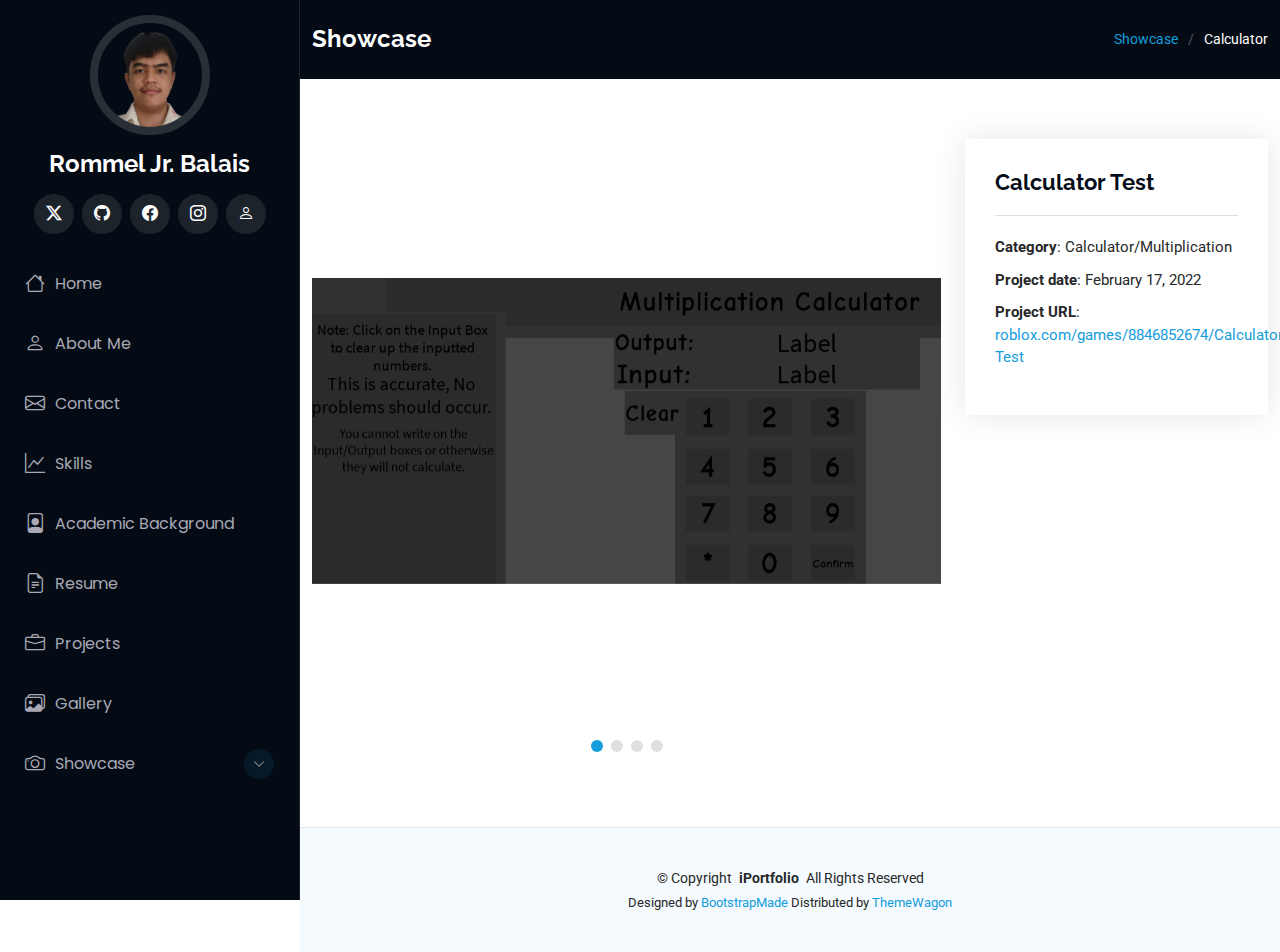
<file: showcase-calc.html>
<!DOCTYPE html>
<html lang="en">

<head>
  <meta charset="utf-8">
  <meta content="width=device-width, initial-scale=1.0" name="viewport">
  <title>Portfolio Details - iPortfolio Bootstrap Template</title>
  <meta content="" name="description">
  <meta content="" name="keywords">

  <!-- Favicons -->
  <link href="assets/img/favicon.png" rel="icon">
  <link href="assets/img/apple-touch-icon.png" rel="apple-touch-icon">

  <!-- Fonts -->
  <link href="https://fonts.googleapis.com" rel="preconnect">
  <link href="https://fonts.gstatic.com" rel="preconnect" crossorigin>
  <link href="https://fonts.googleapis.com/css2?family=Roboto:ital,wght@0,100;0,300;0,400;0,500;0,700;0,900;1,100;1,300;1,400;1,500;1,700;1,900&family=Poppins:ital,wght@0,100;0,200;0,300;0,400;0,500;0,600;0,700;0,800;0,900;1,100;1,200;1,300;1,400;1,500;1,600;1,700;1,800;1,900&family=Raleway:ital,wght@0,100;0,200;0,300;0,400;0,500;0,600;0,700;0,800;0,900;1,100;1,200;1,300;1,400;1,500;1,600;1,700;1,800;1,900&display=swap" rel="stylesheet">

  <!-- Vendor CSS Files -->
  <link href="assets/vendor/bootstrap/css/bootstrap.min.css" rel="stylesheet">
  <link href="assets/vendor/bootstrap-icons/bootstrap-icons.css" rel="stylesheet">
  <link href="assets/vendor/aos/aos.css" rel="stylesheet">
  <link href="assets/vendor/glightbox/css/glightbox.min.css" rel="stylesheet">
  <link href="assets/vendor/swiper/swiper-bundle.min.css" rel="stylesheet">

  <!-- Main CSS File -->
  <link href="assets/css/main.css" rel="stylesheet">

  <!-- =======================================================
  * Template Name: iPortfolio
  * Template URL: https://bootstrapmade.com/iportfolio-bootstrap-portfolio-websites-template/
  * Updated: Jun 29 2024 with Bootstrap v5.3.3
  * Author: BootstrapMade.com
  * License: https://bootstrapmade.com/license/
  ======================================================== -->
</head>

<body class="portfolio-details-page">

<!--Header Section-->
  <header id="header" class="header dark-background d-flex flex-column">
    <i class="header-toggle d-xl-none bi bi-list"></i>

    <div class="profile-img">
      <img src="assets/img/me.png" class="img-fluid rounded-circle">
    </div>

    <a href="index.html" class="logo d-flex align-items-center justify-content-center">
      <!-- Uncomment the line below if you also wish to use an image logo -->
      <!-- <img src="assets/img/logo.png" alt=""> -->
      <h1 class="sitename">Rommel Jr. Balais</h1>
    </a>

    <div class="social-links text-center">
      <a href="#" class="twitter"><i class="bi bi-twitter-x"></i></a>
      <a href="https://github.com/spnac088-spec" class="github"><i class="bi bi-github"></i></a>
      <a href="https://www.facebook.com/rommelbalaisjr" class="facebook"><i class="bi bi-facebook"></i></a>
      <a href="https://www.instagram.com/spfmel8/?next=%2F" class="instagram"><i class="bi bi-instagram"></i></a>
      <a href="https://www.roblox.com/users/1490727668/profile" class="roblox"><i class="bi bi-person"></i></a>
    </div>

    <nav id="navmenu" class="navmenu">
      <ul>
        <li><a href="index.html" class="active"><i class="bi bi-house navicon"></i>Home</a></li>
        <li><a href="about.html"><i class="bi bi-person navicon"></i> About Me</a></li>
        <li><a href="contact.html"><i class="bi bi-envelope navicon"></i>Contact</a></li>
        <li><a href="skills.html"><i class="bi bi-graph-up navicon"></i>Skills</a></li>
        <li><a href="academic-background.html"><i class="bi bi-file-person navicon"></i>Academic Background</a></li>
        <li><a href="resume.html"><i class="bi bi-file-earmark-text navicon"></i>Resume</a></li>
        <li><a href="projects.html"><i class="bi bi-briefcase navicon"></i>Projects</a></li>
        <li><a href="gallery.html"><i class="bi bi-images navicon"></i>Gallery</a></li>
        <li class="dropdown"><a href="showcase.html"><i class="bi bi-camera navicon"></i> <span>Showcase</span> <i class="bi bi-chevron-down toggle-dropdown"></i></a>
          <ul>
            <li><a href="showcase-portfolio.html"><i class="bi bi-briefcase navicon"></i>Portfolio</a></li>
            <li><a href="showcase-nothcom.html"><i class="bi bi-door-closed navicon"></i>NotHcom</a></li>
            <li><a href="showcase-t3.html"><i class="bi bi-heartbreak navicon"></i>TRIAL: III</a></li>
            <li><a href="showcase-ftt.html"><i class="bi bi-binoculars navicon"></i>Find the Toilets</a></li>
            <li><a href="showcase-apoc.html"><i class="bi bi-buildings navicon"></i>Apocalyptic</a></li>
            <li><a href="#calc"><i class="bi bi-calculator navicon"></i>Calculator Test</a></li>
          </ul>
        </li>
      </ul>
    </nav>

  </header>

  <main class="main">

    <!-- Page Title -->
    <div class="page-title dark-background">
      <div class="container d-lg-flex justify-content-between align-items-center">
        <h1 class="mb-2 mb-lg-0">Showcase</h1>
        <nav class="breadcrumbs">
          <ol>
            <li><a href="showcase.html">Showcase</a></li>
            <li class="current">Calculator</li>
          </ol>
        </nav>
      </div>
    </div><!-- End Page Title -->

    <!-- Portfolio Details Section -->
    <section id="calc" class="portfolio-details section">

      <div class="container" data-aos="fade-up" data-aos-delay="100">

        <div class="row gy-4">

          <div class="col-lg-8">
            <div class="portfolio-details-slider swiper init-swiper">

              <script type="application/json" class="swiper-config">
                {
                  "loop": true,
                  "speed": 600,
                  "autoplay": {
                    "delay": 5000
                  },
                  "slidesPerView": "auto",
                  "pagination": {
                    "el": ".swiper-pagination",
                    "type": "bullets",
                    "clickable": true
                  }
                }
              </script>

              <div class="swiper-wrapper align-items-center">

                <div class="swiper-slide">
                  <img src="assets/img/showcase/calc.jpg" alt="">
                </div>

                <div class="swiper-slide">
                  <img src="assets/img/showcase/calc2.jpg" alt="">
                </div>

                <div class="swiper-slide">
                  <img src="assets/img/showcase/calc3.jpg" alt="">
                </div>

                <div class="swiper-slide">
                  <img src="assets/img/showcase/calc4.jpg" alt="">
                </div>

              </div>
              <div class="swiper-pagination"></div>
            </div>
          </div>

          <div class="col-lg-4">
            <div class="portfolio-info" data-aos="fade-up" data-aos-delay="200">
              <h3>Calculator Test</h3>
              <ul>
                <li><strong>Category</strong>: Calculator/Multiplication</li>
                <li><strong>Project date</strong>: February 17, 2022</li>
                <li><strong>Project URL</strong>: <a href="https://www.roblox.com/games/8846852674/Calculator-Test">roblox.com/games/8846852674/Calculator-Test</a></li>
              </ul>
            </div>
          </div>

        </div>

      </div>

    </section><!-- /Portfolio Details Section -->

  </main>

  <footer id="footer" class="footer position-relative light-background">

    <div class="container">
      <div class="copyright text-center ">
        <p>© <span>Copyright</span> <strong class="px-1 sitename">iPortfolio</strong> <span>All Rights Reserved</span></p>
      </div>
      <div class="credits">
        <!-- All the links in the footer should remain intact. -->
        <!-- You can delete the links only if you've purchased the pro version. -->
        <!-- Licensing information: https://bootstrapmade.com/license/ -->
        <!-- Purchase the pro version with working PHP/AJAX contact form: [buy-url] -->
        Designed by <a href="https://bootstrapmade.com/">BootstrapMade</a> Distributed by <a href="https://themewagon.com">ThemeWagon</a>
      </div>
    </div>

  </footer>

  <!-- Scroll Top -->
  <a href="#" id="scroll-top" class="scroll-top d-flex align-items-center justify-content-center"><i class="bi bi-arrow-up-short"></i></a>

  <!-- Preloader -->
  <div id="preloader"></div>

  <!-- Vendor JS Files -->
  <script src="assets/vendor/bootstrap/js/bootstrap.bundle.min.js"></script>
  <script src="assets/vendor/php-email-form/validate.js"></script>
  <script src="assets/vendor/aos/aos.js"></script>
  <script src="assets/vendor/typed.js/typed.umd.js"></script>
  <script src="assets/vendor/purecounter/purecounter_vanilla.js"></script>
  <script src="assets/vendor/waypoints/noframework.waypoints.js"></script>
  <script src="assets/vendor/glightbox/js/glightbox.min.js"></script>
  <script src="assets/vendor/imagesloaded/imagesloaded.pkgd.min.js"></script>
  <script src="assets/vendor/isotope-layout/isotope.pkgd.min.js"></script>
  <script src="assets/vendor/swiper/swiper-bundle.min.js"></script>

  <!-- Main JS File -->
  <script src="assets/js/main.js"></script>

</body>

</html>
</file>
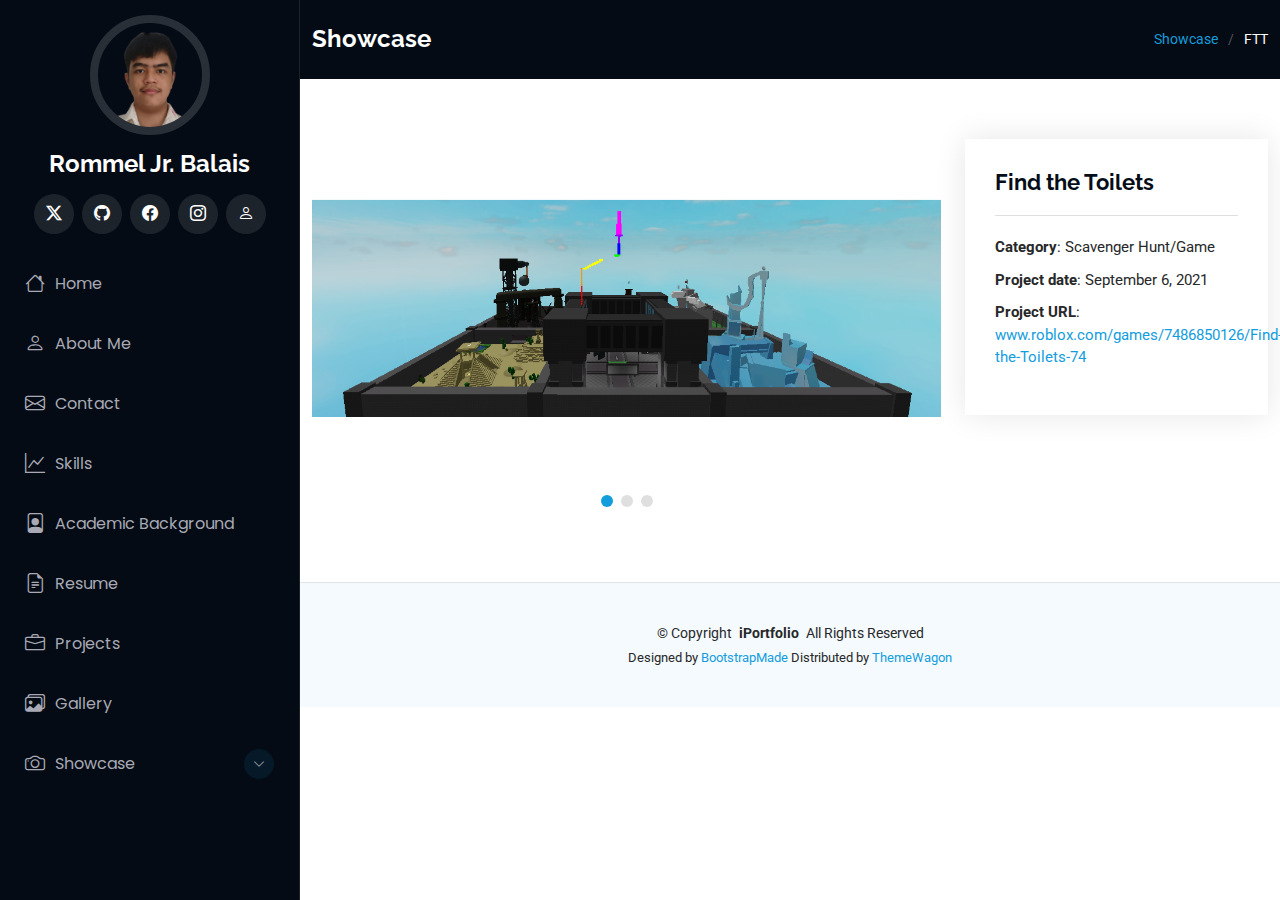
<file: showcase-ftt.html>
<!DOCTYPE html>
<html lang="en">

<head>
  <meta charset="utf-8">
  <meta content="width=device-width, initial-scale=1.0" name="viewport">
  <title>My Portfolio</title>
  <meta content="" name="description">
  <meta content="" name="keywords">

  <!-- Favicons -->
  <link href="assets/img/favicon.png" rel="icon">
  <link href="assets/img/apple-touch-icon.png" rel="apple-touch-icon">

  <!-- Fonts -->
  <link href="https://fonts.googleapis.com" rel="preconnect">
  <link href="https://fonts.gstatic.com" rel="preconnect" crossorigin>
  <link href="https://fonts.googleapis.com/css2?family=Roboto:ital,wght@0,100;0,300;0,400;0,500;0,700;0,900;1,100;1,300;1,400;1,500;1,700;1,900&family=Poppins:ital,wght@0,100;0,200;0,300;0,400;0,500;0,600;0,700;0,800;0,900;1,100;1,200;1,300;1,400;1,500;1,600;1,700;1,800;1,900&family=Raleway:ital,wght@0,100;0,200;0,300;0,400;0,500;0,600;0,700;0,800;0,900;1,100;1,200;1,300;1,400;1,500;1,600;1,700;1,800;1,900&display=swap" rel="stylesheet">

  <!-- Vendor CSS Files -->
  <link href="assets/vendor/bootstrap/css/bootstrap.min.css" rel="stylesheet">
  <link href="assets/vendor/bootstrap-icons/bootstrap-icons.css" rel="stylesheet">
  <link href="assets/vendor/aos/aos.css" rel="stylesheet">
  <link href="assets/vendor/glightbox/css/glightbox.min.css" rel="stylesheet">
  <link href="assets/vendor/swiper/swiper-bundle.min.css" rel="stylesheet">

  <!-- Main CSS File -->
  <link href="assets/css/main.css" rel="stylesheet">

  <!-- =======================================================
  * Template Name: iPortfolio
  * Template URL: https://bootstrapmade.com/iportfolio-bootstrap-portfolio-websites-template/
  * Updated: Jun 29 2024 with Bootstrap v5.3.3
  * Author: BootstrapMade.com
  * License: https://bootstrapmade.com/license/
  ======================================================== -->
</head>

<body class="portfolio-details-page">

<!--Header Section-->
  <header id="header" class="header dark-background d-flex flex-column">
    <i class="header-toggle d-xl-none bi bi-list"></i>

    <div class="profile-img">
      <img src="assets/img/me.png" class="img-fluid rounded-circle">
    </div>

    <a href="index.html" class="logo d-flex align-items-center justify-content-center">
      <!-- Uncomment the line below if you also wish to use an image logo -->
      <!-- <img src="assets/img/logo.png" alt=""> -->
      <h1 class="sitename">Rommel Jr. Balais</h1>
    </a>

    <div class="social-links text-center">
      <a href="#" class="twitter"><i class="bi bi-twitter-x"></i></a>
      <a href="https://github.com/spnac088-spec" class="github"><i class="bi bi-github"></i></a>
      <a href="https://www.facebook.com/rommelbalaisjr" class="facebook"><i class="bi bi-facebook"></i></a>
      <a href="https://www.instagram.com/spfmel8/?next=%2F" class="instagram"><i class="bi bi-instagram"></i></a>
      <a href="https://www.roblox.com/users/1490727668/profile" class="roblox"><i class="bi bi-person"></i></a>
    </div>

    <nav id="navmenu" class="navmenu">
      <ul>
        <li><a href="index.html" class="active"><i class="bi bi-house navicon"></i>Home</a></li>
        <li><a href="about.html"><i class="bi bi-person navicon"></i> About Me</a></li>
        <li><a href="contact.html"><i class="bi bi-envelope navicon"></i>Contact</a></li>
        <li><a href="skills.html"><i class="bi bi-graph-up navicon"></i>Skills</a></li>
        <li><a href="academic-background.html"><i class="bi bi-file-person navicon"></i>Academic Background</a></li>
        <li><a href="resume.html"><i class="bi bi-file-earmark-text navicon"></i>Resume</a></li>
        <li><a href="projects.html"><i class="bi bi-briefcase navicon"></i>Projects</a></li>
        <li><a href="gallery.html"><i class="bi bi-images navicon"></i>Gallery</a></li>
        <li class="dropdown"><a href="showcase.html"><i class="bi bi-camera navicon"></i> <span>Showcase</span> <i class="bi bi-chevron-down toggle-dropdown"></i></a>
          <ul>
            <li><a href="showcase-portfolio.html"><i class="bi bi-briefcase navicon"></i>Portfolio</a></li>
            <li><a href="showcase-nothcom.html"><i class="bi bi-door-closed navicon"></i>NotHcom</a></li>
            <li><a href="showcase-t3.html"><i class="bi bi-heartbreak navicon"></i>TRIAL: III</a></li>
            <li><a href="#ftt"><i class="bi bi-binoculars navicon"></i>Find the Toilets</a></li>
            <li><a href="showcase-apoc.html"><i class="bi bi-buildings navicon"></i>Apocalyptic</a></li>
            <li><a href="showcase-calc.html"><i class="bi bi-calculator navicon"></i>Calculator Test</a></li>
          </ul>
        </li>
      </ul>
    </nav>

  </header>

  <main class="main">

    <!-- Page Title -->
    <div class="page-title dark-background">
      <div class="container d-lg-flex justify-content-between align-items-center">
        <h1 class="mb-2 mb-lg-0">Showcase</h1>
        <nav class="breadcrumbs">
          <ol>
            <li><a href="showcase.html">Showcase</a></li>
            <li class="current">FTT</li>
          </ol>
        </nav>
      </div>
    </div><!-- End Page Title -->

    <!-- Portfolio Details Section -->
    <section id="ftt" class="portfolio-details section">

      <div class="container" data-aos="fade-up" data-aos-delay="100">

        <div class="row gy-4">

          <div class="col-lg-8">
            <div class="portfolio-details-slider swiper init-swiper">

              <script type="application/json" class="swiper-config">
                {
                  "loop": true,
                  "speed": 600,
                  "autoplay": {
                    "delay": 5000
                  },
                  "slidesPerView": "auto",
                  "pagination": {
                    "el": ".swiper-pagination",
                    "type": "bullets",
                    "clickable": true
                  }
                }
              </script>

              <div class="swiper-wrapper align-items-center">

                <div class="swiper-slide">
                  <img src="assets/img/showcase/ftt.png" alt="">
                </div>

                <div class="swiper-slide">
                  <img src="assets/img/showcase/ftt2.jpg" alt="">
                </div>

                <div class="swiper-slide">
                  <img src="assets/img/showcase/ftt3.jpg" alt="">
                </div>

              </div>
              <div class="swiper-pagination"></div>
            </div>
          </div>

          <div class="col-lg-4">
            <div class="portfolio-info" data-aos="fade-up" data-aos-delay="200">
              <h3>Find the Toilets</h3>
              <ul>
                <li><strong>Category</strong>: Scavenger Hunt/Game</li>
                <li><strong>Project date</strong>: September 6, 2021</li>
                <li><strong>Project URL</strong>: <a href="https://www.roblox.com/games/7486850126/Find-the-Toilets-74">www.roblox.com/games/7486850126/Find-the-Toilets-74</a></li>
              </ul>
            </div>
          </div>

        </div>

      </div>

    </section><!-- /Portfolio Details Section -->

  </main>

  <footer id="footer" class="footer position-relative light-background">

    <div class="container">
      <div class="copyright text-center ">
        <p>© <span>Copyright</span> <strong class="px-1 sitename">iPortfolio</strong> <span>All Rights Reserved</span></p>
      </div>
      <div class="credits">
        <!-- All the links in the footer should remain intact. -->
        <!-- You can delete the links only if you've purchased the pro version. -->
        <!-- Licensing information: https://bootstrapmade.com/license/ -->
        <!-- Purchase the pro version with working PHP/AJAX contact form: [buy-url] -->
        Designed by <a href="https://bootstrapmade.com/">BootstrapMade</a> Distributed by <a href="https://themewagon.com">ThemeWagon</a>
      </div>
    </div>

  </footer>

  <!-- Scroll Top -->
  <a href="#" id="scroll-top" class="scroll-top d-flex align-items-center justify-content-center"><i class="bi bi-arrow-up-short"></i></a>

  <!-- Preloader -->
  <div id="preloader"></div>

  <!-- Vendor JS Files -->
  <script src="assets/vendor/bootstrap/js/bootstrap.bundle.min.js"></script>
  <script src="assets/vendor/php-email-form/validate.js"></script>
  <script src="assets/vendor/aos/aos.js"></script>
  <script src="assets/vendor/typed.js/typed.umd.js"></script>
  <script src="assets/vendor/purecounter/purecounter_vanilla.js"></script>
  <script src="assets/vendor/waypoints/noframework.waypoints.js"></script>
  <script src="assets/vendor/glightbox/js/glightbox.min.js"></script>
  <script src="assets/vendor/imagesloaded/imagesloaded.pkgd.min.js"></script>
  <script src="assets/vendor/isotope-layout/isotope.pkgd.min.js"></script>
  <script src="assets/vendor/swiper/swiper-bundle.min.js"></script>

  <!-- Main JS File -->
  <script src="assets/js/main.js"></script>

</body>


</html>
</file>
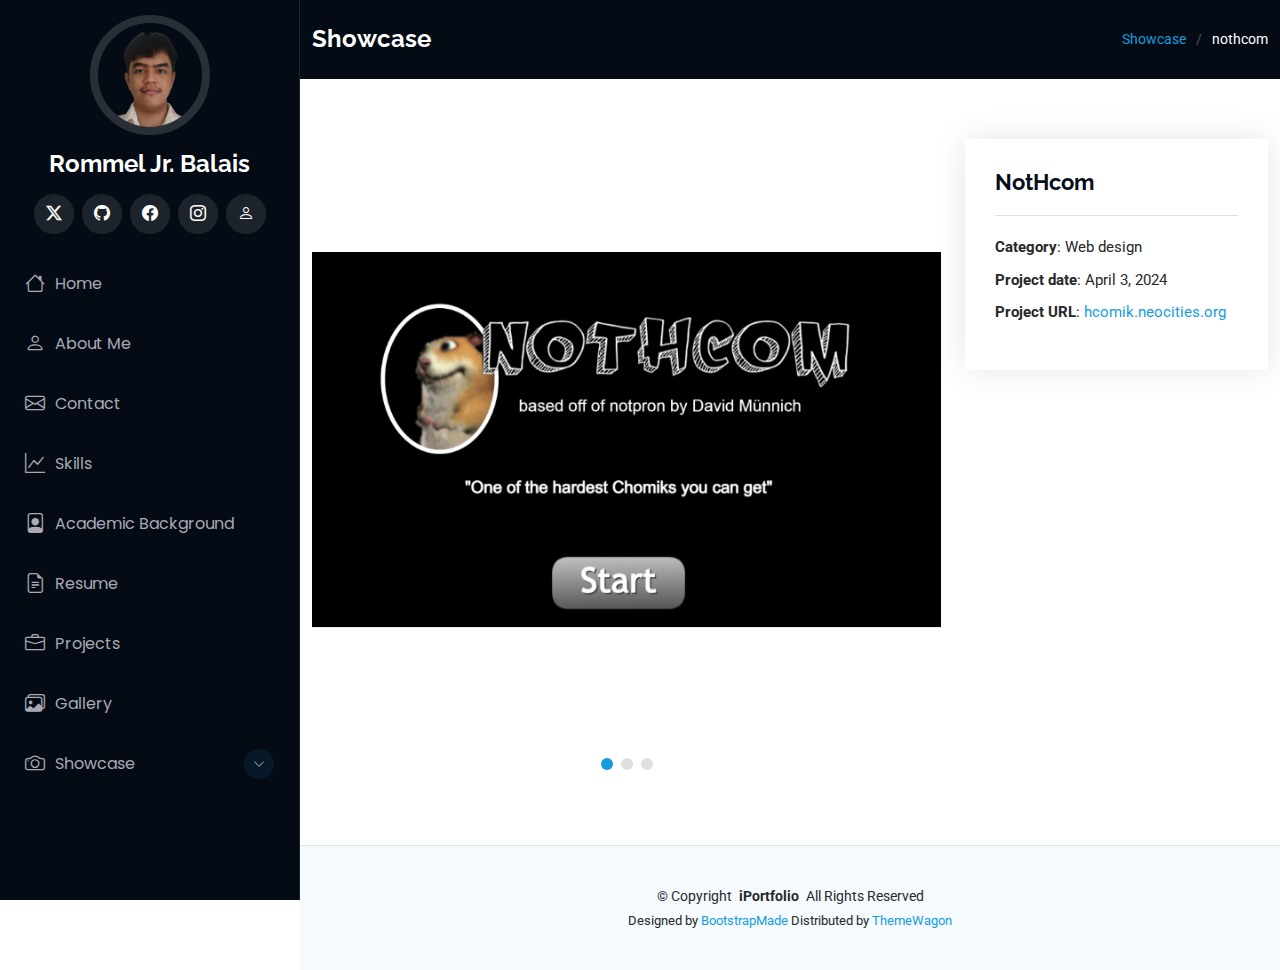
<file: showcase-nothcom.html>
<!DOCTYPE html>
<html lang="en">

<head>
  <meta charset="utf-8">
  <meta content="width=device-width, initial-scale=1.0" name="viewport">
  <title>Portfolio Details - iPortfolio Bootstrap Template</title>
  <meta content="" name="description">
  <meta content="" name="keywords">

  <!-- Favicons -->
  <link href="assets/img/favicon.png" rel="icon">
  <link href="assets/img/apple-touch-icon.png" rel="apple-touch-icon">

  <!-- Fonts -->
  <link href="https://fonts.googleapis.com" rel="preconnect">
  <link href="https://fonts.gstatic.com" rel="preconnect" crossorigin>
  <link href="https://fonts.googleapis.com/css2?family=Roboto:ital,wght@0,100;0,300;0,400;0,500;0,700;0,900;1,100;1,300;1,400;1,500;1,700;1,900&family=Poppins:ital,wght@0,100;0,200;0,300;0,400;0,500;0,600;0,700;0,800;0,900;1,100;1,200;1,300;1,400;1,500;1,600;1,700;1,800;1,900&family=Raleway:ital,wght@0,100;0,200;0,300;0,400;0,500;0,600;0,700;0,800;0,900;1,100;1,200;1,300;1,400;1,500;1,600;1,700;1,800;1,900&display=swap" rel="stylesheet">

  <!-- Vendor CSS Files -->
  <link href="assets/vendor/bootstrap/css/bootstrap.min.css" rel="stylesheet">
  <link href="assets/vendor/bootstrap-icons/bootstrap-icons.css" rel="stylesheet">
  <link href="assets/vendor/aos/aos.css" rel="stylesheet">
  <link href="assets/vendor/glightbox/css/glightbox.min.css" rel="stylesheet">
  <link href="assets/vendor/swiper/swiper-bundle.min.css" rel="stylesheet">

  <!-- Main CSS File -->
  <link href="assets/css/main.css" rel="stylesheet">

  <!-- =======================================================
  * Template Name: iPortfolio
  * Template URL: https://bootstrapmade.com/iportfolio-bootstrap-portfolio-websites-template/
  * Updated: Jun 29 2024 with Bootstrap v5.3.3
  * Author: BootstrapMade.com
  * License: https://bootstrapmade.com/license/
  ======================================================== -->
</head>

<body class="portfolio-details-page">

<!--Header Section-->
  <header id="header" class="header dark-background d-flex flex-column">
    <i class="header-toggle d-xl-none bi bi-list"></i>

    <div class="profile-img">
      <img src="assets/img/me.png" class="img-fluid rounded-circle">
    </div>

    <a href="index.html" class="logo d-flex align-items-center justify-content-center">
      <!-- Uncomment the line below if you also wish to use an image logo -->
      <!-- <img src="assets/img/logo.png" alt=""> -->
      <h1 class="sitename">Rommel Jr. Balais</h1>
    </a>

    <div class="social-links text-center">
      <a href="#" class="twitter"><i class="bi bi-twitter-x"></i></a>
      <a href="https://github.com/spnac088-spec" class="github"><i class="bi bi-github"></i></a>
      <a href="https://www.facebook.com/rommelbalaisjr" class="facebook"><i class="bi bi-facebook"></i></a>
      <a href="https://www.instagram.com/spfmel8/?next=%2F" class="instagram"><i class="bi bi-instagram"></i></a>
      <a href="https://www.roblox.com/users/1490727668/profile" class="roblox"><i class="bi bi-person"></i></a>
    </div>

    <nav id="navmenu" class="navmenu">
      <ul>
        <li><a href="index.html" class="active"><i class="bi bi-house navicon"></i>Home</a></li>
        <li><a href="about.html"><i class="bi bi-person navicon"></i> About Me</a></li>
        <li><a href="contact.html"><i class="bi bi-envelope navicon"></i>Contact</a></li>
        <li><a href="skills.html"><i class="bi bi-graph-up navicon"></i>Skills</a></li>
        <li><a href="academic-background.html"><i class="bi bi-file-person navicon"></i>Academic Background</a></li>
        <li><a href="resume.html"><i class="bi bi-file-earmark-text navicon"></i>Resume</a></li>
        <li><a href="projects.html"><i class="bi bi-briefcase navicon"></i>Projects</a></li>
        <li><a href="gallery.html"><i class="bi bi-images navicon"></i>Gallery</a></li>
        <li class="dropdown"><a href="showcase.html"><i class="bi bi-camera navicon"></i> <span>Showcase</span> <i class="bi bi-chevron-down toggle-dropdown"></i></a>
          <ul>
            <li><a href="showcase-portfolio.html"><i class="bi bi-briefcase navicon"></i>Portfolio</a></li>
            <li><a href="#hcom"><i class="bi bi-door-closed navicon"></i>NotHcom</a></li>
            <li><a href="showcase-t3.html"><i class="bi bi-heartbreak navicon"></i>TRIAL: III</a></li>
            <li><a href="showcase-ftt.html"><i class="bi bi-binoculars navicon"></i>Find the Toilets</a></li>
            <li><a href="showcase-apoc.html"><i class="bi bi-buildings navicon"></i>Apocalyptic</a></li>
            <li><a href="showcase-calc.html"><i class="bi bi-calculator navicon"></i>Calculator Test</a></li>
          </ul>
        </li>
      </ul>
    </nav>

  </header>

  <main class="main">

    <!-- Page Title -->
    <div class="page-title dark-background">
      <div class="container d-lg-flex justify-content-between align-items-center">
        <h1 class="mb-2 mb-lg-0">Showcase</h1>
        <nav class="breadcrumbs">
          <ol>
            <li><a href="showcase.html">Showcase</a></li>
            <li class="current">nothcom</li>
          </ol>
        </nav>
      </div>
    </div><!-- End Page Title -->

    <!-- Portfolio Details Section -->
    <section id="hcom" class="portfolio-details section">

      <div class="container" data-aos="fade-up" data-aos-delay="100">

        <div class="row gy-4">

          <div class="col-lg-8">
            <div class="portfolio-details-slider swiper init-swiper">

              <script type="application/json" class="swiper-config">
                {
                  "loop": true,
                  "speed": 600,
                  "autoplay": {
                    "delay": 5000
                  },
                  "slidesPerView": "auto",
                  "pagination": {
                    "el": ".swiper-pagination",
                    "type": "bullets",
                    "clickable": true
                  }
                }
              </script>

              <div class="swiper-wrapper align-items-center">

                <div class="swiper-slide">
                  <img src="assets/img/showcase/hcom.jpg" alt="">
                </div>

                <div class="swiper-slide">
                  <img src="assets/img/showcase/hcom2.jpg" alt="">
                </div>

                <div class="swiper-slide">
                  <img src="assets/img/showcase/hcom3.jpg" alt="">
                </div>

              </div>
              <div class="swiper-pagination"></div>
            </div>
          </div>

          <div class="col-lg-4">
            <div class="portfolio-info" data-aos="fade-up" data-aos-delay="200">
              <h3>NotHcom</h3>
              <ul>
                <li><strong>Category</strong>: Web design</li>
                <li><strong>Project date</strong>: April 3, 2024</li>
                <li><strong>Project URL</strong>: <a href="https://hcomik.neocities.org">hcomik.neocities.org</a></li>
              </ul>
            </div>
          </div>

        </div>

      </div>

    </section><!-- /Portfolio Details Section -->

  </main>

  <footer id="footer" class="footer position-relative light-background">

    <div class="container">
      <div class="copyright text-center ">
        <p>© <span>Copyright</span> <strong class="px-1 sitename">iPortfolio</strong> <span>All Rights Reserved</span></p>
      </div>
      <div class="credits">
        <!-- All the links in the footer should remain intact. -->
        <!-- You can delete the links only if you've purchased the pro version. -->
        <!-- Licensing information: https://bootstrapmade.com/license/ -->
        <!-- Purchase the pro version with working PHP/AJAX contact form: [buy-url] -->
        Designed by <a href="https://bootstrapmade.com/">BootstrapMade</a> Distributed by <a href="https://themewagon.com">ThemeWagon</a>
      </div>
    </div>

  </footer>

  <!-- Scroll Top -->
  <a href="#" id="scroll-top" class="scroll-top d-flex align-items-center justify-content-center"><i class="bi bi-arrow-up-short"></i></a>

  <!-- Preloader -->
  <div id="preloader"></div>

  <!-- Vendor JS Files -->
  <script src="assets/vendor/bootstrap/js/bootstrap.bundle.min.js"></script>
  <script src="assets/vendor/php-email-form/validate.js"></script>
  <script src="assets/vendor/aos/aos.js"></script>
  <script src="assets/vendor/typed.js/typed.umd.js"></script>
  <script src="assets/vendor/purecounter/purecounter_vanilla.js"></script>
  <script src="assets/vendor/waypoints/noframework.waypoints.js"></script>
  <script src="assets/vendor/glightbox/js/glightbox.min.js"></script>
  <script src="assets/vendor/imagesloaded/imagesloaded.pkgd.min.js"></script>
  <script src="assets/vendor/isotope-layout/isotope.pkgd.min.js"></script>
  <script src="assets/vendor/swiper/swiper-bundle.min.js"></script>

  <!-- Main JS File -->
  <script src="assets/js/main.js"></script>

</body>

</html>
</file>
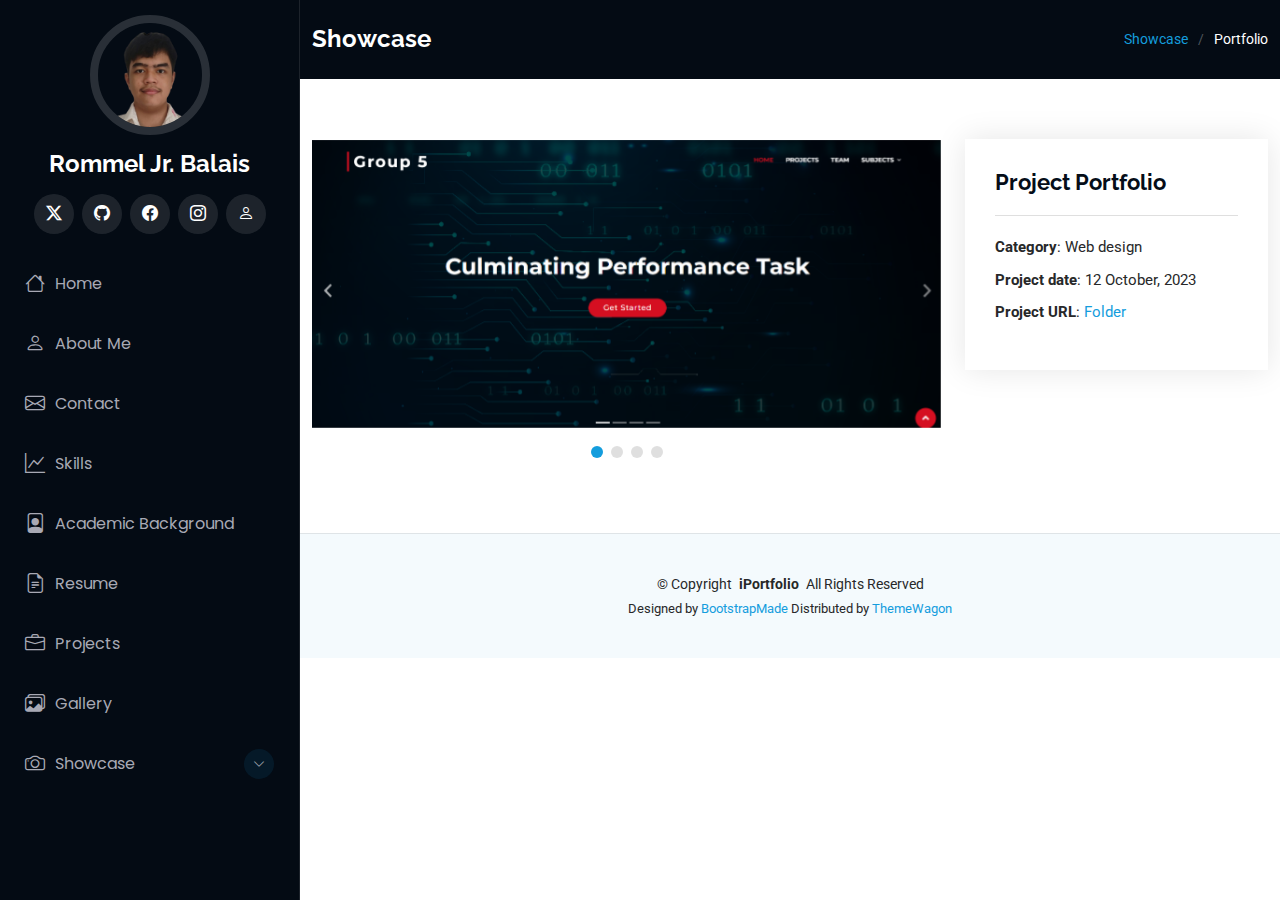
<file: showcase-portfolio.html>
<!DOCTYPE html>
<html lang="en">

<head>
  <meta charset="utf-8">
  <meta content="width=device-width, initial-scale=1.0" name="viewport">
  <title>My Portfolio</title>
  <meta content="" name="description">
  <meta content="" name="keywords">

  <!-- Favicons -->
  <link href="assets/img/favicon.png" rel="icon">
  <link href="assets/img/apple-touch-icon.png" rel="apple-touch-icon">

  <!-- Fonts -->
  <link href="https://fonts.googleapis.com" rel="preconnect">
  <link href="https://fonts.gstatic.com" rel="preconnect" crossorigin>
  <link href="https://fonts.googleapis.com/css2?family=Roboto:ital,wght@0,100;0,300;0,400;0,500;0,700;0,900;1,100;1,300;1,400;1,500;1,700;1,900&family=Poppins:ital,wght@0,100;0,200;0,300;0,400;0,500;0,600;0,700;0,800;0,900;1,100;1,200;1,300;1,400;1,500;1,600;1,700;1,800;1,900&family=Raleway:ital,wght@0,100;0,200;0,300;0,400;0,500;0,600;0,700;0,800;0,900;1,100;1,200;1,300;1,400;1,500;1,600;1,700;1,800;1,900&display=swap" rel="stylesheet">

  <!-- Vendor CSS Files -->
  <link href="assets/vendor/bootstrap/css/bootstrap.min.css" rel="stylesheet">
  <link href="assets/vendor/bootstrap-icons/bootstrap-icons.css" rel="stylesheet">
  <link href="assets/vendor/aos/aos.css" rel="stylesheet">
  <link href="assets/vendor/glightbox/css/glightbox.min.css" rel="stylesheet">
  <link href="assets/vendor/swiper/swiper-bundle.min.css" rel="stylesheet">

  <!-- Main CSS File -->
  <link href="assets/css/main.css" rel="stylesheet">

  <!-- =======================================================
  * Template Name: iPortfolio
  * Template URL: https://bootstrapmade.com/iportfolio-bootstrap-portfolio-websites-template/
  * Updated: Jun 29 2024 with Bootstrap v5.3.3
  * Author: BootstrapMade.com
  * License: https://bootstrapmade.com/license/
  ======================================================== -->
</head>

<body class="portfolio-details-page">

<!--Header Section-->
  <header id="header" class="header dark-background d-flex flex-column">
    <i class="header-toggle d-xl-none bi bi-list"></i>

    <div class="profile-img">
      <img src="assets/img/me.png" class="img-fluid rounded-circle">
    </div>

    <a href="index.html" class="logo d-flex align-items-center justify-content-center">
      <!-- Uncomment the line below if you also wish to use an image logo -->
      <!-- <img src="assets/img/logo.png" alt=""> -->
      <h1 class="sitename">Rommel Jr. Balais</h1>
    </a>

    <div class="social-links text-center">
      <a href="#" class="twitter"><i class="bi bi-twitter-x"></i></a>
      <a href="https://github.com/spnac088-spec" class="github"><i class="bi bi-github"></i></a>
      <a href="https://www.facebook.com/rommelbalaisjr" class="facebook"><i class="bi bi-facebook"></i></a>
      <a href="https://www.instagram.com/spfmel8/?next=%2F" class="instagram"><i class="bi bi-instagram"></i></a>
      <a href="https://www.roblox.com/users/1490727668/profile" class="roblox"><i class="bi bi-person"></i></a>
    </div>

    <nav id="navmenu" class="navmenu">
      <ul>
        <li><a href="index.html" class="active"><i class="bi bi-house navicon"></i>Home</a></li>
        <li><a href="about.html"><i class="bi bi-person navicon"></i> About Me</a></li>
        <li><a href="contact.html"><i class="bi bi-envelope navicon"></i>Contact</a></li>
        <li><a href="skills.html"><i class="bi bi-graph-up navicon"></i>Skills</a></li>
        <li><a href="academic-background.html"><i class="bi bi-file-person navicon"></i>Academic Background</a></li>
        <li><a href="resume.html"><i class="bi bi-file-earmark-text navicon"></i>Resume</a></li>
        <li><a href="projects.html"><i class="bi bi-briefcase navicon"></i>Projects</a></li>
        <li><a href="gallery.html"><i class="bi bi-images navicon"></i>Gallery</a></li>
        <li class="dropdown"><a href="showcase.html"><i class="bi bi-camera navicon"></i> <span>Showcase</span> <i class="bi bi-chevron-down toggle-dropdown"></i></a>
          <ul>
            <li><a href="#portfolio-details"><i class="bi bi-briefcase navicon"></i>Portfolio</a></li>
            <li><a href="showcase-nothcom.html"><i class="bi bi-door-closed navicon"></i>NotHcom</a></li>
            <li><a href="showcase-t3.html"><i class="bi bi-heartbreak navicon"></i>TRIAL: III</a></li>
            <li><a href="showcase-ftt.html"><i class="bi bi-binoculars navicon"></i>Find the Toilets</a></li>
            <li><a href="showcase-apoc.html"><i class="bi bi-buildings navicon"></i>Apocalyptic</a></li>
            <li><a href="showcase-calc.html"><i class="bi bi-calculator navicon"></i>Calculator Test</a></li>
          </ul>
        </li>
      </ul>
    </nav>

  </header>

  <main class="main">

    <!-- Page Title -->
    <div class="page-title dark-background">
      <div class="container d-lg-flex justify-content-between align-items-center">
        <h1 class="mb-2 mb-lg-0">Showcase</h1>
        <nav class="breadcrumbs">
          <ol>
            <li><a href="showcase.html">Showcase</a></li>
            <li class="current">Portfolio</li>
          </ol>
        </nav>
      </div>
    </div><!-- End Page Title -->

    <!-- Portfolio Details Section -->
    <section id="portfolio-details" class="portfolio-details section">

      <div class="container" data-aos="fade-up" data-aos-delay="100">

        <div class="row gy-4">

          <div class="col-lg-8">
            <div class="portfolio-details-slider swiper init-swiper">

              <script type="application/json" class="swiper-config">
                {
                  "loop": true,
                  "speed": 600,
                  "autoplay": {
                    "delay": 5000
                  },
                  "slidesPerView": "auto",
                  "pagination": {
                    "el": ".swiper-pagination",
                    "type": "bullets",
                    "clickable": true
                  }
                }
              </script>

              <div class="swiper-wrapper align-items-center">

                <div class="swiper-slide">
                  <img src="assets/img/showcase/portfolio.jpg" alt="">
                </div>

                <div class="swiper-slide">
                  <img src="assets/img/showcase/portfolio2.png" alt="">
                </div>

                <div class="swiper-slide">
                  <img src="assets/img/showcase/portfolio3.jpg" alt="">
                </div>

                <div class="swiper-slide">
                  <img src="assets/img/showcase/portfolio4.jpg" alt="">
                </div>

              </div>
              <div class="swiper-pagination"></div>
            </div>
          </div>

          <div class="col-lg-4">
            <div class="portfolio-info" data-aos="fade-up" data-aos-delay="200">
              <h3>Project Portfolio</h3>
              <ul>
                <li><strong>Category</strong>: Web design</li>
                <li><strong>Project date</strong>: 12 October, 2023</li>
                <li><strong>Project URL</strong>: <a href="https://drive.google.com/drive/folders/1Yip-OoiDxfLPaYFQxIQTmKVZQiT-9LV2?usp=drive_link">Folder</a></li>
              </ul>
            </div>
          </div>

        </div>

      </div>

    </section><!-- /Portfolio Details Section -->

  </main>

  <footer id="footer" class="footer position-relative light-background">

    <div class="container">
      <div class="copyright text-center ">
        <p>© <span>Copyright</span> <strong class="px-1 sitename">iPortfolio</strong> <span>All Rights Reserved</span></p>
      </div>
      <div class="credits">
        <!-- All the links in the footer should remain intact. -->
        <!-- You can delete the links only if you've purchased the pro version. -->
        <!-- Licensing information: https://bootstrapmade.com/license/ -->
        <!-- Purchase the pro version with working PHP/AJAX contact form: [buy-url] -->
        Designed by <a href="https://bootstrapmade.com/">BootstrapMade</a> Distributed by <a href="https://themewagon.com">ThemeWagon</a>
      </div>
    </div>

  </footer>

  <!-- Scroll Top -->
  <a href="#" id="scroll-top" class="scroll-top d-flex align-items-center justify-content-center"><i class="bi bi-arrow-up-short"></i></a>

  <!-- Preloader -->
  <div id="preloader"></div>

  <!-- Vendor JS Files -->
  <script src="assets/vendor/bootstrap/js/bootstrap.bundle.min.js"></script>
  <script src="assets/vendor/php-email-form/validate.js"></script>
  <script src="assets/vendor/aos/aos.js"></script>
  <script src="assets/vendor/typed.js/typed.umd.js"></script>
  <script src="assets/vendor/purecounter/purecounter_vanilla.js"></script>
  <script src="assets/vendor/waypoints/noframework.waypoints.js"></script>
  <script src="assets/vendor/glightbox/js/glightbox.min.js"></script>
  <script src="assets/vendor/imagesloaded/imagesloaded.pkgd.min.js"></script>
  <script src="assets/vendor/isotope-layout/isotope.pkgd.min.js"></script>
  <script src="assets/vendor/swiper/swiper-bundle.min.js"></script>

  <!-- Main JS File -->
  <script src="assets/js/main.js"></script>

</body>


</html>
</file>
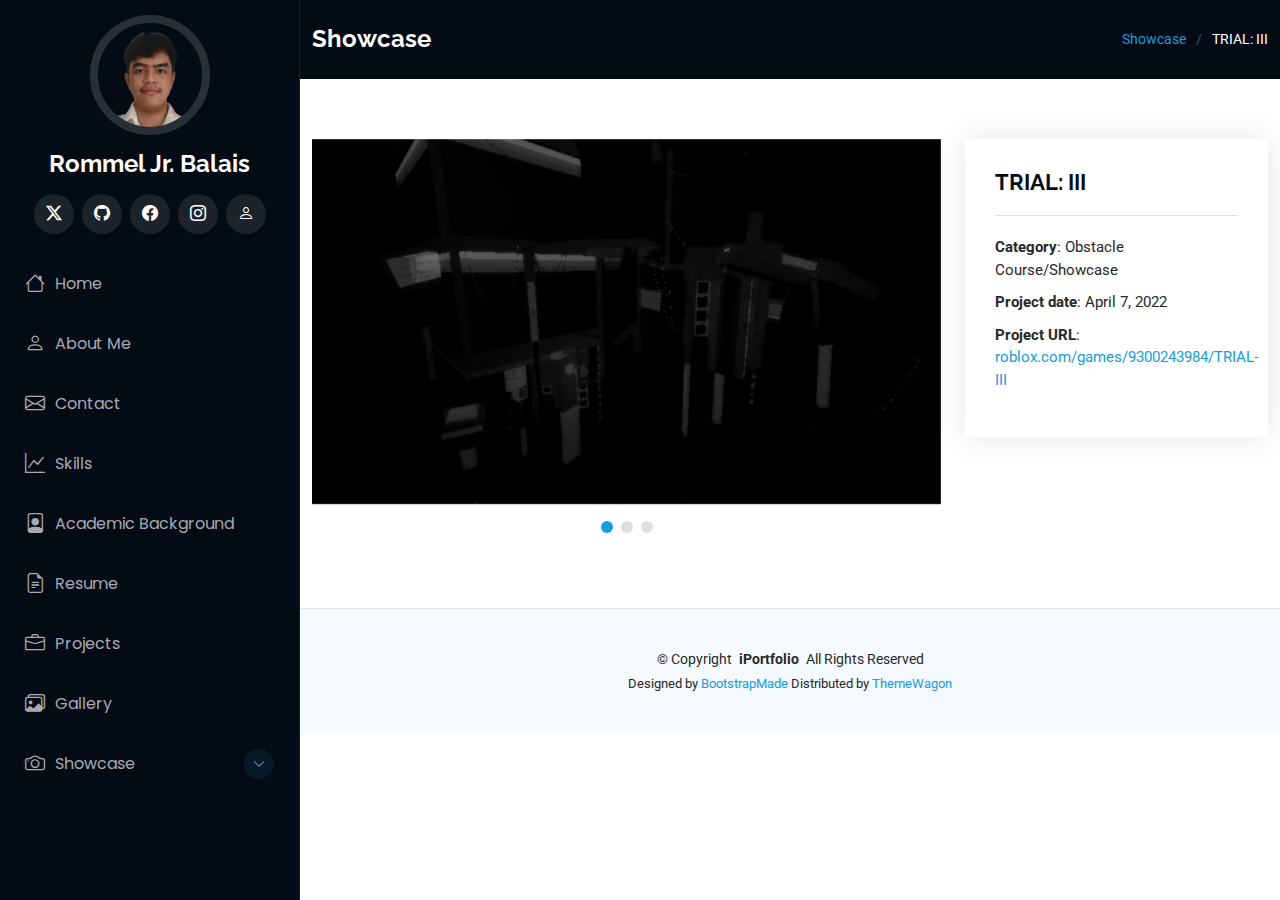
<file: showcase-t3.html>
<!DOCTYPE html>
<html lang="en">

<head>
  <meta charset="utf-8">
  <meta content="width=device-width, initial-scale=1.0" name="viewport">
  <title>Portfolio Details - iPortfolio Bootstrap Template</title>
  <meta content="" name="description">
  <meta content="" name="keywords">

  <!-- Favicons -->
  <link href="assets/img/favicon.png" rel="icon">
  <link href="assets/img/apple-touch-icon.png" rel="apple-touch-icon">

  <!-- Fonts -->
  <link href="https://fonts.googleapis.com" rel="preconnect">
  <link href="https://fonts.gstatic.com" rel="preconnect" crossorigin>
  <link href="https://fonts.googleapis.com/css2?family=Roboto:ital,wght@0,100;0,300;0,400;0,500;0,700;0,900;1,100;1,300;1,400;1,500;1,700;1,900&family=Poppins:ital,wght@0,100;0,200;0,300;0,400;0,500;0,600;0,700;0,800;0,900;1,100;1,200;1,300;1,400;1,500;1,600;1,700;1,800;1,900&family=Raleway:ital,wght@0,100;0,200;0,300;0,400;0,500;0,600;0,700;0,800;0,900;1,100;1,200;1,300;1,400;1,500;1,600;1,700;1,800;1,900&display=swap" rel="stylesheet">

  <!-- Vendor CSS Files -->
  <link href="assets/vendor/bootstrap/css/bootstrap.min.css" rel="stylesheet">
  <link href="assets/vendor/bootstrap-icons/bootstrap-icons.css" rel="stylesheet">
  <link href="assets/vendor/aos/aos.css" rel="stylesheet">
  <link href="assets/vendor/glightbox/css/glightbox.min.css" rel="stylesheet">
  <link href="assets/vendor/swiper/swiper-bundle.min.css" rel="stylesheet">

  <!-- Main CSS File -->
  <link href="assets/css/main.css" rel="stylesheet">

  <!-- =======================================================
  * Template Name: iPortfolio
  * Template URL: https://bootstrapmade.com/iportfolio-bootstrap-portfolio-websites-template/
  * Updated: Jun 29 2024 with Bootstrap v5.3.3
  * Author: BootstrapMade.com
  * License: https://bootstrapmade.com/license/
  ======================================================== -->
</head>

<body class="portfolio-details-page">

<!--Header Section-->
  <header id="header" class="header dark-background d-flex flex-column">
    <i class="header-toggle d-xl-none bi bi-list"></i>

    <div class="profile-img">
      <img src="assets/img/me.png" class="img-fluid rounded-circle">
    </div>

    <a href="index.html" class="logo d-flex align-items-center justify-content-center">
      <!-- Uncomment the line below if you also wish to use an image logo -->
      <!-- <img src="assets/img/logo.png" alt=""> -->
      <h1 class="sitename">Rommel Jr. Balais</h1>
    </a>

    <div class="social-links text-center">
      <a href="#" class="twitter"><i class="bi bi-twitter-x"></i></a>
      <a href="https://github.com/spnac088-spec" class="github"><i class="bi bi-github"></i></a>
      <a href="https://www.facebook.com/rommelbalaisjr" class="facebook"><i class="bi bi-facebook"></i></a>
      <a href="https://www.instagram.com/spfmel8/?next=%2F" class="instagram"><i class="bi bi-instagram"></i></a>
      <a href="https://www.roblox.com/users/1490727668/profile" class="roblox"><i class="bi bi-person"></i></a>
    </div>

    <nav id="navmenu" class="navmenu">
      <ul>
        <li><a href="index.html" class="active"><i class="bi bi-house navicon"></i>Home</a></li>
        <li><a href="about.html"><i class="bi bi-person navicon"></i> About Me</a></li>
        <li><a href="contact.html"><i class="bi bi-envelope navicon"></i>Contact</a></li>
        <li><a href="skills.html"><i class="bi bi-graph-up navicon"></i>Skills</a></li>
        <li><a href="academic-background.html"><i class="bi bi-file-person navicon"></i>Academic Background</a></li>
        <li><a href="resume.html"><i class="bi bi-file-earmark-text navicon"></i>Resume</a></li>
        <li><a href="projects.html"><i class="bi bi-briefcase navicon"></i>Projects</a></li>
        <li><a href="gallery.html"><i class="bi bi-images navicon"></i>Gallery</a></li>
        <li class="dropdown"><a href="showcase.html"><i class="bi bi-camera navicon"></i> <span>Showcase</span> <i class="bi bi-chevron-down toggle-dropdown"></i></a>
          <ul>
            <li><a href="showcase-portfolio.html"><i class="bi bi-briefcase navicon"></i>Portfolio</a></li>
            <li><a href="showcase-nothcom.html"><i class="bi bi-door-closed navicon"></i>NotHcom</a></li>
            <li><a href="#t3"><i class="bi bi-heartbreak navicon"></i>TRIAL: III</a></li>
            <li><a href="showcase-ftt.html"><i class="bi bi-binoculars navicon"></i>Find the Toilets</a></li>
            <li><a href="showcase-apoc.html"><i class="bi bi-buildings navicon"></i>Apocalyptic</a></li>
            <li><a href="showcase-calc.html"><i class="bi bi-calculator navicon"></i>Calculator Test</a></li>
          </ul>
        </li>
      </ul>
    </nav>

  </header>

  <main class="main">

    <!-- Page Title -->
    <div class="page-title dark-background">
      <div class="container d-lg-flex justify-content-between align-items-center">
        <h1 class="mb-2 mb-lg-0">Showcase</h1>
        <nav class="breadcrumbs">
          <ol>
            <li><a href="showcase.html">Showcase</a></li>
            <li class="current">TRIAL: III</li>
          </ol>
        </nav>
      </div>
    </div><!-- End Page Title -->

    <!-- Portfolio Details Section -->
    <section id="t3" class="portfolio-details section">

      <div class="container" data-aos="fade-up" data-aos-delay="100">

        <div class="row gy-4">

          <div class="col-lg-8">
            <div class="portfolio-details-slider swiper init-swiper">

              <script type="application/json" class="swiper-config">
                {
                  "loop": true,
                  "speed": 600,
                  "autoplay": {
                    "delay": 5000
                  },
                  "slidesPerView": "auto",
                  "pagination": {
                    "el": ".swiper-pagination",
                    "type": "bullets",
                    "clickable": true
                  }
                }
              </script>

              <div class="swiper-wrapper align-items-center">

                <div class="swiper-slide">
                  <img src="assets/img/showcase/t3.jpg" alt="">
                </div>

                <div class="swiper-slide">
                  <img src="assets/img/showcase/t3_2.png" alt="">
                </div>

                <div class="swiper-slide">
                  <img src="assets/img/showcase/t3_3.jpg" alt="">
                </div>

              </div>
              <div class="swiper-pagination"></div>
            </div>
          </div>

          <div class="col-lg-4">
            <div class="portfolio-info" data-aos="fade-up" data-aos-delay="200">
              <h3>TRIAL: III</h3>
              <ul>
                <li><strong>Category</strong>: Obstacle Course/Showcase</li>
                <li><strong>Project date</strong>: April 7, 2022</li>
                <li><strong>Project URL</strong>: <a href="https://www.roblox.com/games/9300243984/TRIAL-III">roblox.com/games/9300243984/TRIAL-III</a></li>
              </ul>
            </div>
          </div>

        </div>

      </div>

    </section><!-- /Portfolio Details Section -->

  </main>

  <footer id="footer" class="footer position-relative light-background">

    <div class="container">
      <div class="copyright text-center ">
        <p>© <span>Copyright</span> <strong class="px-1 sitename">iPortfolio</strong> <span>All Rights Reserved</span></p>
      </div>
      <div class="credits">
        <!-- All the links in the footer should remain intact. -->
        <!-- You can delete the links only if you've purchased the pro version. -->
        <!-- Licensing information: https://bootstrapmade.com/license/ -->
        <!-- Purchase the pro version with working PHP/AJAX contact form: [buy-url] -->
        Designed by <a href="https://bootstrapmade.com/">BootstrapMade</a> Distributed by <a href="https://themewagon.com">ThemeWagon</a>
      </div>
    </div>

  </footer>

  <!-- Scroll Top -->
  <a href="#" id="scroll-top" class="scroll-top d-flex align-items-center justify-content-center"><i class="bi bi-arrow-up-short"></i></a>

  <!-- Preloader -->
  <div id="preloader"></div>

  <!-- Vendor JS Files -->
  <script src="assets/vendor/bootstrap/js/bootstrap.bundle.min.js"></script>
  <script src="assets/vendor/php-email-form/validate.js"></script>
  <script src="assets/vendor/aos/aos.js"></script>
  <script src="assets/vendor/typed.js/typed.umd.js"></script>
  <script src="assets/vendor/purecounter/purecounter_vanilla.js"></script>
  <script src="assets/vendor/waypoints/noframework.waypoints.js"></script>
  <script src="assets/vendor/glightbox/js/glightbox.min.js"></script>
  <script src="assets/vendor/imagesloaded/imagesloaded.pkgd.min.js"></script>
  <script src="assets/vendor/isotope-layout/isotope.pkgd.min.js"></script>
  <script src="assets/vendor/swiper/swiper-bundle.min.js"></script>

  <!-- Main JS File -->
  <script src="assets/js/main.js"></script>

</body>

</html>
</file>
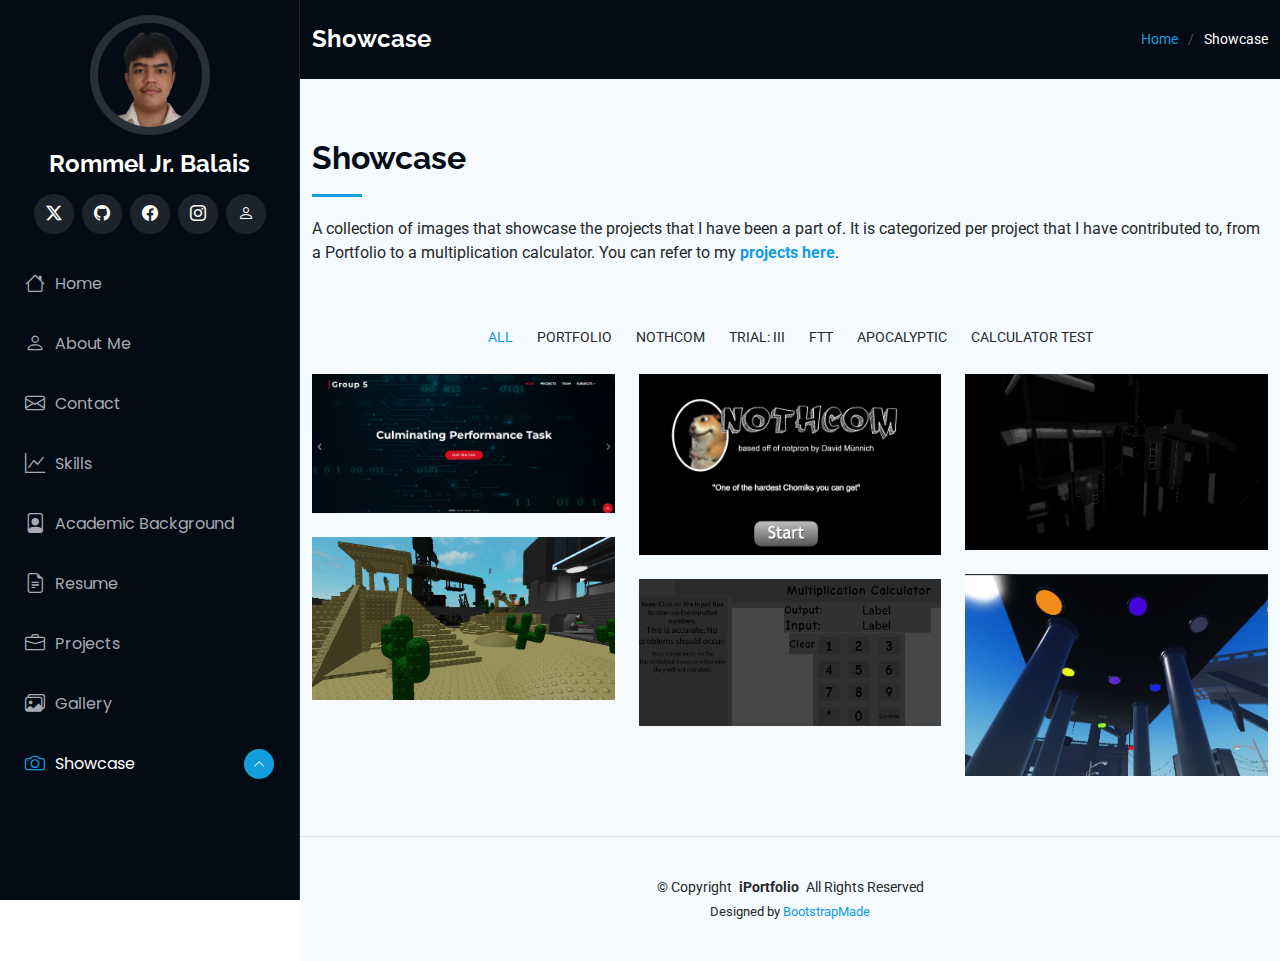
<file: showcase.html>
<!DOCTYPE html>
<html lang="en">

<head>
  <meta charset="utf-8">
  <meta content="width=device-width, initial-scale=1.0" name="viewport">
  <title>Starter Page - iPortfolio Bootstrap Template</title>
  <meta content="" name="description">
  <meta content="" name="keywords">

  <!-- Favicons -->
  <link href="assets/img/favicon.png" rel="icon">
  <link href="assets/img/apple-touch-icon.png" rel="apple-touch-icon">

  <!-- Fonts -->
  <link href="https://fonts.googleapis.com" rel="preconnect">
  <link href="https://fonts.gstatic.com" rel="preconnect" crossorigin>
  <link href="https://fonts.googleapis.com/css2?family=Roboto:ital,wght@0,100;0,300;0,400;0,500;0,700;0,900;1,100;1,300;1,400;1,500;1,700;1,900&family=Poppins:ital,wght@0,100;0,200;0,300;0,400;0,500;0,600;0,700;0,800;0,900;1,100;1,200;1,300;1,400;1,500;1,600;1,700;1,800;1,900&family=Raleway:ital,wght@0,100;0,200;0,300;0,400;0,500;0,600;0,700;0,800;0,900;1,100;1,200;1,300;1,400;1,500;1,600;1,700;1,800;1,900&display=swap" rel="stylesheet">

  <!-- Vendor CSS Files -->
  <link href="assets/vendor/bootstrap/css/bootstrap.min.css" rel="stylesheet">
  <link href="assets/vendor/bootstrap-icons/bootstrap-icons.css" rel="stylesheet">
  <link href="assets/vendor/aos/aos.css" rel="stylesheet">
  <link href="assets/vendor/glightbox/css/glightbox.min.css" rel="stylesheet">
  <link href="assets/vendor/swiper/swiper-bundle.min.css" rel="stylesheet">

  <!-- Main CSS File -->
  <link href="assets/css/main.css" rel="stylesheet">

  <!-- =======================================================
  * Template Name: iPortfolio
  * Template URL: https://bootstrapmade.com/iportfolio-bootstrap-portfolio-websites-template/
  * Updated: Jun 29 2024 with Bootstrap v5.3.3
  * Author: BootstrapMade.com
  * License: https://bootstrapmade.com/license/
  ======================================================== -->
</head>

<body class="starter-page-page">

  <header id="header" class="header dark-background d-flex flex-column">
    <i class="header-toggle d-xl-none bi bi-list"></i>

    <div class="profile-img">
      <img src="assets/img/me.png" class="img-fluid rounded-circle">
    </div>

    <a href="index.html" class="logo d-flex align-items-center justify-content-center">
      <!-- Uncomment the line below if you also wish to use an image logo -->
      <!-- <img src="assets/img/logo.png" alt=""> -->
      <h1 class="sitename">Rommel Jr. Balais</h1>
    </a>

    <div class="social-links text-center">
      <a href="#" class="twitter"><i class="bi bi-twitter-x"></i></a>
      <a href="https://github.com/spnac088-spec" class="github"><i class="bi bi-github"></i></a>
      <a href="https://www.facebook.com/rommelbalaisjr" class="facebook"><i class="bi bi-facebook"></i></a>
      <a href="https://www.instagram.com/spfmel8/?next=%2F" class="instagram"><i class="bi bi-instagram"></i></a>
      <a href="https://www.roblox.com/users/1490727668/profile" class="roblox"><i class="bi bi-person"></i></a>
    </div>

    <nav id="navmenu" class="navmenu">
      <ul>
        <li><a href="index.html" class="active"><i class="bi bi-house navicon"></i>Home</a></li>
        <li><a href="about.html"><i class="bi bi-person navicon"></i> About Me</a></li>
        <li><a href="contact.html"><i class="bi bi-envelope navicon"></i>Contact</a></li>
        <li><a href="skills.html"><i class="bi bi-graph-up navicon"></i>Skills</a></li>
        <li><a href="academic-background.html"><i class="bi bi-file-person navicon"></i>Academic Background</a></li>
        <li><a href="resume.html"><i class="bi bi-file-earmark-text navicon"></i>Resume</a></li>
        <li><a href="projects.html"><i class="bi bi-briefcase navicon"></i>Projects</a></li>
        <li><a href="gallery.html"><i class="bi bi-images navicon"></i>Gallery</a></li>
        <li class="dropdown"><a href="#showcase"><i class="bi bi-camera navicon"></i> <span>Showcase</span> <i class="bi bi-chevron-down toggle-dropdown"></i></a>
          <ul>
            <li><a href="showcase-portfolio.html"><i class="bi bi-briefcase navicon"></i>Portfolio</a></li>
            <li><a href="showcase-nothcom.html"><i class="bi bi-door-closed navicon"></i>NotHcom</a></li>
            <li><a href="showcase-t3.html"><i class="bi bi-heartbreak navicon"></i>TRIAL: III</a></li>
            <li><a href="showcase-ftt.html"><i class="bi bi-binoculars navicon"></i>Find the Toilets</a></li>
            <li><a href="showcase-apoc.html"><i class="bi bi-buildings navicon"></i>Apocalyptic</a></li>
            <li><a href="showcase-calc.html"><i class="bi bi-calculator navicon"></i>Calculator Test</a></li>
          </ul>
        </li>        
      </ul>
    </nav>

  </header>

  <main class="main">

    <!-- Page Title -->
    <div class="page-title dark-background">
      <div class="container d-lg-flex justify-content-between align-items-center">
        <h1 class="mb-2 mb-lg-0">Showcase</h1>
        <nav class="breadcrumbs">
          <ol>
            <li><a href="index.html">Home</a></li>
            <li class="current">Showcase</li>
          </ol>
        </nav>
      </div>
    </div><!-- End Page Title -->

    <!-- Portfolio Section -->
    <section id="showcase" class="portfolio section light-background">
      <!-- Section Title -->
      <div class="container section-title" data-aos="fade-up">
        <h2>Showcase</h2>
        <p>A collection of images that showcase the projects that I have been a part of. It is categorized per project that I have contributed to, from a Portfolio to a multiplication calculator. You can refer to my <b><a href="projects.html">projects here</a></b>.</p>
      </div><!-- End Section Title -->

      <div class="container">

        <div class="isotope-layout" data-default-filter="*" data-layout="masonry" data-sort="original-order">

          <ul class="portfolio-filters isotope-filters" data-aos="fade-up" data-aos-delay="100">
            <li data-filter="*" class="filter-active">All</li>
            <li data-filter=".filter-portfolio">Portfolio</li>
            <li data-filter=".filter-nothcom">nothcom</li>
            <li data-filter=".filter-t3">TRIAL: III</li>
            <li data-filter=".filter-toilet">FTT</li>
            <li data-filter=".filter-apoc">Apocalyptic</li>
            <li data-filter=".filter-calc">Calculator Test</li>
          </ul><!-- End showcase Filters -->

          <div class="row gy-4 isotope-container" data-aos="fade-up" data-aos-delay="200">

            <div class="col-lg-4 col-md-6 portfolio-item isotope-item filter-portfolio">
              <div class="portfolio-content h-100">
                <img src="assets/img/showcase/portfolio.jpg" class="img-fluid" alt="">
                <div class="portfolio-info">
                  <h4>Portfolio</h4>
                  <p>Portfolio - Home</p>
                  <a href="assets/img/showcase/portfolio.jpg" title="Portfolio - Homepage" data-showcase="portfolio-showcase-app" class="glightbox preview-link"><i class="bi bi-zoom-in"></i></a>
                  <a href="showcase-portfolio.html" title="More Details" class="details-link"><i class="bi bi-link-45deg"></i></a>
                </div>
              </div>
            </div><!-- End Portfolio Item -->

            <div class="col-lg-4 col-md-6 portfolio-item isotope-item filter-nothcom">
              <div class="portfolio-content h-100">
                <img src="assets/img/showcase/hcom.jpg" class="img-fluid" alt="">
                <div class="portfolio-info">
                  <h4>nothcom</h4>
                  <p>nothcom - Home</p>
                  <a href="assets/img/showcase/hcom.jpg" title="nothcom - Homepage" data-showcase="portfolio-showcase-product" class="glightbox preview-link"><i class="bi bi-zoom-in"></i></a>
                  <a href="showcase-nothcom.html" title="More Details" class="details-link"><i class="bi bi-link-45deg"></i></a>
                </div>
              </div>
            </div><!-- End Portfolio Item -->

            <div class="col-lg-4 col-md-6 portfolio-item isotope-item filter-t3">
              <div class="portfolio-content h-100">
                <img src="assets/img/showcase/t3.jpg" class="img-fluid" alt="">
                <div class="portfolio-info">
                  <h4>TRIAL: III</h4>
                  <p>TRIAL: III - Preview</p>
                  <a href="assets/img/showcase/t3.jpg" title="TRIAL: III - Preview" data-showcase="portfolio-showcase-branding" class="glightbox preview-link"><i class="bi bi-zoom-in"></i></a>
                  <a href="showcase-t3.html" title="More Details" class="details-link"><i class="bi bi-link-45deg"></i></a>
                </div>
              </div>
            </div><!-- End Portfolio Item -->

            <div class="col-lg-4 col-md-6 portfolio-item isotope-item filter-toilet">
              <div class="portfolio-content h-100">
                <img src="assets/img/showcase/ftt2.jpg" class="img-fluid" alt="">
                <div class="portfolio-info">
                  <h4>FTT</h4>
                  <p>FTT - Preview</p>
                  <a href="assets/img/showcase/ftt2.jpg" title="FTT - Preview" data-showcase="portfolio-showcase-product" class="glightbox preview-link"><i class="bi bi-zoom-in"></i></a>
                  <a href="showcase-ftt.html" title="More Details" class="details-link"><i class="bi bi-link-45deg"></i></a>
                </div>
              </div>
            </div><!-- End Portfolio Item -->

            <div class="col-lg-4 col-md-6 portfolio-item isotope-item filter-apoc">
              <div class="portfolio-content h-100">
                <img src="assets/img/showcase/apoc.jpg" class="img-fluid" alt="">
                <div class="portfolio-info">
                  <h4>Apocalyptic</h4>
                  <p>Apocalyptic - Preview</p>
                  <a href="assets/img/showcase/apoc.jpg" title="Apocalyptic - Preview" data-showcase="portfolio-showcase-book" class="glightbox preview-link"><i class="bi bi-zoom-in"></i></a>
                  <a href="showcase-apoc.html" title="More Details" class="details-link"><i class="bi bi-link-45deg"></i></a>
                </div>
              </div>
            </div><!-- End Portfolio Item -->

            <div class="col-lg-4 col-md-6 portfolio-item isotope-item filter-calc">
              <div class="portfolio-content h-100">
                <img src="assets/img/showcase/calc.jpg" class="img-fluid" alt="">
                <div class="portfolio-info">
                  <h4>Calculator Test</h4>
                  <p>Calculator - GUI</p>
                  <a href="assets/img/showcase/calc.jpg" title="Calculator - GUI" data-showcase="portfolio-showcase-product" class="glightbox preview-link"><i class="bi bi-zoom-in"></i></a>
                  <a href="showcase-calc.html" title="More Details" class="details-link"><i class="bi bi-link-45deg"></i></a>
                </div>
              </div>
            </div><!-- End Portfolio Item -->

          </div><!-- End Portfolio Container -->

        </div>

      </div>

    </section><!-- /Portfolio Section -->

  </main>

  <footer id="footer" class="footer position-relative light-background">

    <div class="container">
      <div class="copyright text-center ">
        <p>© <span>Copyright</span> <strong class="px-1 sitename">iPortfolio</strong> <span>All Rights Reserved</span></p>
      </div>
      <div class="credits">
        <!-- All the links in the footer should remain intact. -->
        <!-- You can delete the links only if you've purchased the pro version. -->
        <!-- Licensing information: https://bootstrapmade.com/license/ -->
        <!-- Purchase the pro version with working PHP/AJAX contact form: [buy-url] -->
        Designed by <a href="https://bootstrapmade.com/">BootstrapMade</a>
      </div>
    </div>

  </footer>

  <!-- Scroll Top -->
  <a href="#" id="scroll-top" class="scroll-top d-flex align-items-center justify-content-center"><i class="bi bi-arrow-up-short"></i></a>

  <!-- Preloader -->
  <div id="preloader"></div>

  <!-- Vendor JS Files -->
  <script src="assets/vendor/bootstrap/js/bootstrap.bundle.min.js"></script>
  <script src="assets/vendor/php-email-form/validate.js"></script>
  <script src="assets/vendor/aos/aos.js"></script>
  <script src="assets/vendor/typed.js/typed.umd.js"></script>
  <script src="assets/vendor/purecounter/purecounter_vanilla.js"></script>
  <script src="assets/vendor/waypoints/noframework.waypoints.js"></script>
  <script src="assets/vendor/glightbox/js/glightbox.min.js"></script>
  <script src="assets/vendor/imagesloaded/imagesloaded.pkgd.min.js"></script>
  <script src="assets/vendor/isotope-layout/isotope.pkgd.min.js"></script>
  <script src="assets/vendor/swiper/swiper-bundle.min.js"></script>

  <!-- Main JS File -->
  <script src="assets/js/main.js"></script>

</body>

</html>
</file>
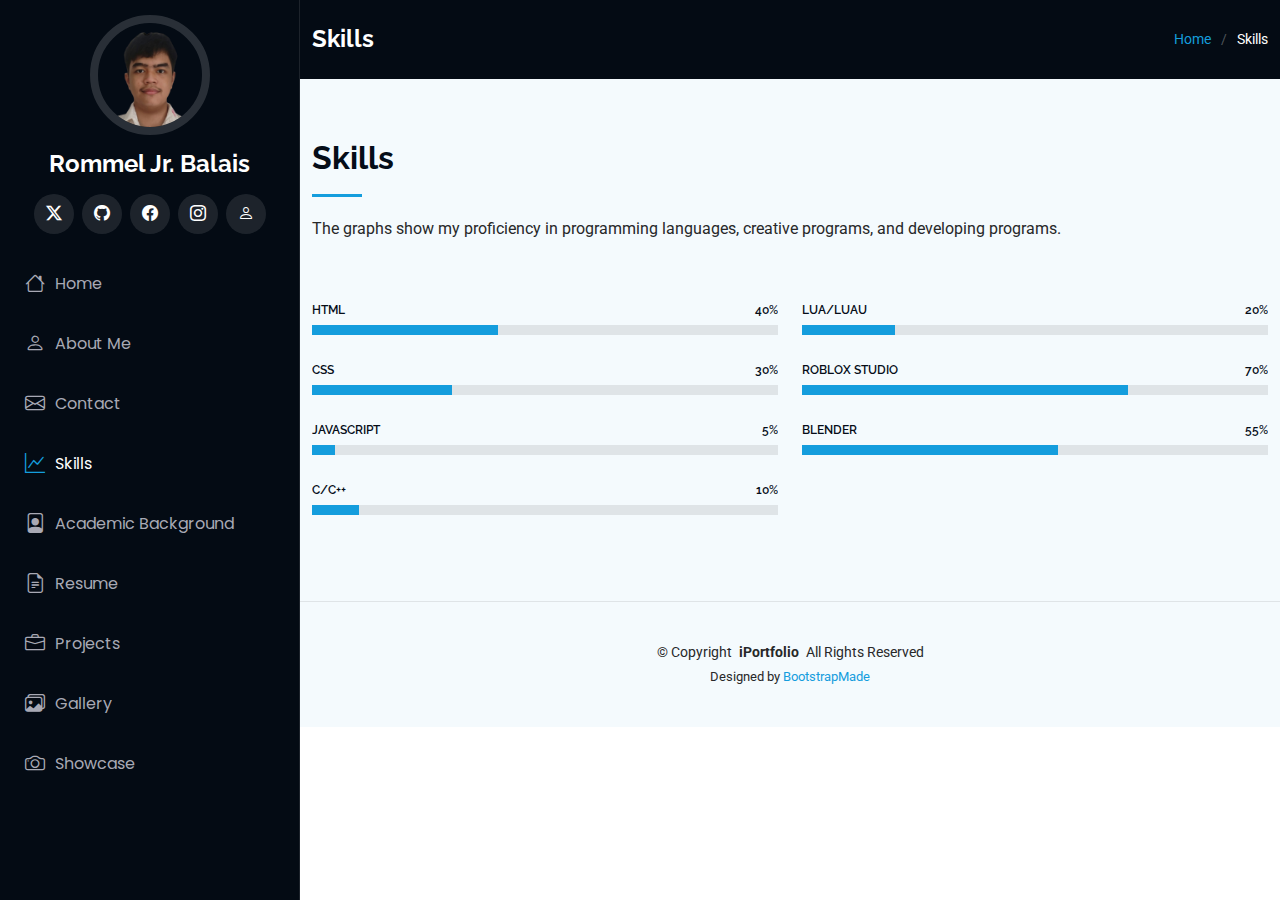
<file: skills.html>
<!DOCTYPE html>
<html lang="en">

<head>
  <meta charset="utf-8">
  <meta content="width=device-width, initial-scale=1.0" name="viewport">
  <title>My Portfolio</title>
  <meta content="" name="description">
  <meta content="" name="keywords">

  <!-- Favicons -->
  <link href="assets/img/favicon.png" rel="icon">
  <link href="assets/img/apple-touch-icon.png" rel="apple-touch-icon">

  <!-- Fonts -->
  <link href="https://fonts.googleapis.com" rel="preconnect">
  <link href="https://fonts.gstatic.com" rel="preconnect" crossorigin>
  <link href="https://fonts.googleapis.com/css2?family=Roboto:ital,wght@0,100;0,300;0,400;0,500;0,700;0,900;1,100;1,300;1,400;1,500;1,700;1,900&family=Poppins:ital,wght@0,100;0,200;0,300;0,400;0,500;0,600;0,700;0,800;0,900;1,100;1,200;1,300;1,400;1,500;1,600;1,700;1,800;1,900&family=Raleway:ital,wght@0,100;0,200;0,300;0,400;0,500;0,600;0,700;0,800;0,900;1,100;1,200;1,300;1,400;1,500;1,600;1,700;1,800;1,900&display=swap" rel="stylesheet">

  <!-- Vendor CSS Files -->
  <link href="assets/vendor/bootstrap/css/bootstrap.min.css" rel="stylesheet">
  <link href="assets/vendor/bootstrap-icons/bootstrap-icons.css" rel="stylesheet">
  <link href="assets/vendor/aos/aos.css" rel="stylesheet">
  <link href="assets/vendor/glightbox/css/glightbox.min.css" rel="stylesheet">
  <link href="assets/vendor/swiper/swiper-bundle.min.css" rel="stylesheet">

  <!-- Main CSS File -->
  <link href="assets/css/main.css" rel="stylesheet">

  <!-- =======================================================
  * Template Name: iPortfolio
  * Template URL: https://bootstrapmade.com/iportfolio-bootstrap-portfolio-websites-template/
  * Updated: Jun 29 2024 with Bootstrap v5.3.3
  * Author: BootstrapMade.com
  * License: https://bootstrapmade.com/license/
  ======================================================== -->
</head>

<body class="starter-page-page">

  <header id="header" class="header dark-background d-flex flex-column">
    <i class="header-toggle d-xl-none bi bi-list"></i>

    <div class="profile-img">
      <img src="assets/img/me.png" class="img-fluid rounded-circle">
    </div>

    <a href="index.html" class="logo d-flex align-items-center justify-content-center">
      <!-- Uncomment the line below if you also wish to use an image logo -->
      <!-- <img src="assets/img/logo.png" alt=""> -->
      <h1 class="sitename">Rommel Jr. Balais</h1>
    </a>

    <div class="social-links text-center">
      <a href="#" class="twitter"><i class="bi bi-twitter-x"></i></a>
      <a href="https://github.com/spnac088-spec" class="github"><i class="bi bi-github"></i></a>
      <a href="https://www.facebook.com/rommelbalaisjr" class="facebook"><i class="bi bi-facebook"></i></a>
      <a href="https://www.instagram.com/spfmel8/?next=%2F" class="instagram"><i class="bi bi-instagram"></i></a>
      <a href="https://www.roblox.com/users/1490727668/profile" class="roblox"><i class="bi bi-person"></i></a>
    </div>

    <nav id="navmenu" class="navmenu">
      <ul>
        <li><a href="index.html" class="active"><i class="bi bi-house navicon"></i>Home</a></li>
        <li><a href="about.html"><i class="bi bi-person navicon"></i> About Me</a></li>
        <li><a href="contact.html"><i class="bi bi-envelope navicon"></i>Contact</a></li>
        <li><a href="#skills"><i class="bi bi-graph-up navicon"></i>Skills</a></li>
        <li><a href="academic-background.html"><i class="bi bi-file-person navicon"></i>Academic Background</a></li>
        <li><a href="resume.html"><i class="bi bi-file-earmark-text navicon"></i>Resume</a></li>
        <li><a href="projects.html"><i class="bi bi-briefcase navicon"></i>Projects</a></li>
        <li><a href="gallery.html"><i class="bi bi-images navicon"></i>Gallery</a></li>
        <li><a href="showcase.html"><i class="bi bi-camera navicon"></i>Showcase</a></li>
      </ul>
    </nav>

  </header>

  <main class="main">

    <!-- Page Title -->
    <div class="page-title dark-background">
      <div class="container d-lg-flex justify-content-between align-items-center">
        <h1 class="mb-2 mb-lg-0">Skills</h1>
        <nav class="breadcrumbs">
          <ol>
            <li><a href="index.html">Home</a></li>
            <li class="current">Skills</li>
          </ol>
        </nav>
      </div>
    </div><!-- End Page Title -->

    <!-- Skills Section -->
    <section id="skills" class="skills section light-background">

      <!-- Section Title -->
      <div class="container section-title" data-aos="fade-up">
        <h2>Skills</h2>
        <p>The graphs show my proficiency in programming languages, creative programs, and developing programs. </p>
      </div><!-- End Section Title -->

      <div class="container" data-aos="fade-up" data-aos-delay="100">

        <div class="row skills-content skills-animation">

          <div class="col-lg-6">

            <div class="progress">
              <span class="skill"><span>HTML</span> <i class="val">40%</i></span>
              <div class="progress-bar-wrap">
                <div class="progress-bar" role="progressbar" aria-valuenow="40" aria-valuemin="0" aria-valuemax="100"></div>
              </div>
            </div><!-- End Skills Item -->

            <div class="progress">
              <span class="skill"><span>CSS</span> <i class="val">30%</i></span>
              <div class="progress-bar-wrap">
                <div class="progress-bar" role="progressbar" aria-valuenow="30" aria-valuemin="0" aria-valuemax="100"></div>
              </div>
            </div><!-- End Skills Item -->

            <div class="progress">
              <span class="skill"><span>JavaScript</span> <i class="val">5%</i></span>
              <div class="progress-bar-wrap">
                <div class="progress-bar" role="progressbar" aria-valuenow="5" aria-valuemin="0" aria-valuemax="100"></div>
              </div>
            </div><!-- End Skills Item -->
            
            <div class="progress">
              <span class="skill"><span>C/C++</span> <i class="val">10%</i></span>
              <div class="progress-bar-wrap">
                <div class="progress-bar" role="progressbar" aria-valuenow="10" aria-valuemin="0" aria-valuemax="100"></div>
              </div>
            </div><!-- End Skills Item -->

          </div>

          <div class="col-lg-6">

            <div class="progress">
              <span class="skill"><span>Lua/Luau</span> <i class="val">20%</i></span>
              <div class="progress-bar-wrap">
                <div class="progress-bar" role="progressbar" aria-valuenow="20" aria-valuemin="0" aria-valuemax="100"></div>
              </div>
            </div><!-- End Skills Item -->

            <div class="progress">
              <span class="skill"><span>Roblox Studio</span> <i class="val">70%</i></span>
              <div class="progress-bar-wrap">
                <div class="progress-bar" role="progressbar" aria-valuenow="70" aria-valuemin="0" aria-valuemax="100"></div>
              </div>
            </div><!-- End Skills Item -->

            <div class="progress">
              <span class="skill"><span>Blender</span> <i class="val">55%</i></span>
              <div class="progress-bar-wrap">
                <div class="progress-bar" role="progressbar" aria-valuenow="55" aria-valuemin="0" aria-valuemax="100"></div>
              </div>
            </div><!-- End Skills Item -->

          </div>

        </div>

      </div>

    </section><!-- /Skills Section -->

  </main>

  <footer id="footer" class="footer position-relative light-background">

    <div class="container">
      <div class="copyright text-center ">
        <p>© <span>Copyright</span> <strong class="px-1 sitename">iPortfolio</strong> <span>All Rights Reserved</span></p>
      </div>
      <div class="credits">
        <!-- All the links in the footer should remain intact. -->
        <!-- You can delete the links only if you've purchased the pro version. -->
        <!-- Licensing information: https://bootstrapmade.com/license/ -->
        <!-- Purchase the pro version with working PHP/AJAX contact form: [buy-url] -->
        Designed by <a href="https://bootstrapmade.com/">BootstrapMade</a>
      </div>
    </div>

  </footer>

  <!-- Scroll Top -->
  <a href="#" id="scroll-top" class="scroll-top d-flex align-items-center justify-content-center"><i class="bi bi-arrow-up-short"></i></a>

  <!-- Preloader -->
  <div id="preloader"></div>

  <!-- Vendor JS Files -->
  <script src="assets/vendor/bootstrap/js/bootstrap.bundle.min.js"></script>
  <script src="assets/vendor/php-email-form/validate.js"></script>
  <script src="assets/vendor/aos/aos.js"></script>
  <script src="assets/vendor/typed.js/typed.umd.js"></script>
  <script src="assets/vendor/purecounter/purecounter_vanilla.js"></script>
  <script src="assets/vendor/waypoints/noframework.waypoints.js"></script>
  <script src="assets/vendor/glightbox/js/glightbox.min.js"></script>
  <script src="assets/vendor/imagesloaded/imagesloaded.pkgd.min.js"></script>
  <script src="assets/vendor/isotope-layout/isotope.pkgd.min.js"></script>
  <script src="assets/vendor/swiper/swiper-bundle.min.js"></script>

  <!-- Main JS File -->
  <script src="assets/js/main.js"></script>

</body>


</html>
</file>
<file: assets/css/main.css>
/**
* Template Name: iPortfolio
* Template URL: https://bootstrapmade.com/iportfolio-bootstrap-portfolio-websites-template/
* Updated: Jun 29 2024 with Bootstrap v5.3.3
* Author: BootstrapMade.com
* License: https://bootstrapmade.com/license/
*/

/*--------------------------------------------------------------
# Font & Color Variables
# Help: https://bootstrapmade.com/color-system/
--------------------------------------------------------------*/
/* Fonts */
:root {
  --default-font: "Roboto",  system-ui, -apple-system, "Segoe UI", Roboto, "Helvetica Neue", Arial, "Noto Sans", "Liberation Sans", sans-serif, "Apple Color Emoji", "Segoe UI Emoji", "Segoe UI Symbol", "Noto Color Emoji";
  --heading-font: "Raleway",  sans-serif;
  --nav-font: "Poppins",  sans-serif;
}

/* Global Colors - The following color variables are used throughout the website. Updating them here will change the color scheme of the entire website */
:root { 
  --background-color: #ffffff; /* Background color for the entire website, including individual sections */
  --default-color: #272829; /* Default color used for the majority of the text content across the entire website */
  --heading-color: #050d18; /* Color for headings, subheadings and title throughout the website */
  --accent-color: #149ddd; /* Accent color that represents your brand on the website. It's used for buttons, links, and other elements that need to stand out */
  --surface-color: #ffffff; /* The surface color is used as a background of boxed elements within sections, such as cards, icon boxes, or other elements that require a visual separation from the global background. */
  --contrast-color: #ffffff; /* Contrast color for text, ensuring readability against backgrounds of accent, heading, or default colors. */
}

/* Nav Menu Colors - The following color variables are used specifically for the navigation menu. They are separate from the global colors to allow for more customization options */
:root {
  --nav-color: #a8a9b4;  /* The default color of the main navmenu links */
  --nav-hover-color: #ffffff; /* Applied to main navmenu links when they are hovered over or active */
  --nav-mobile-background-color: #040b14; /* Used as the background color for mobile navigation menu */
  --nav-dropdown-background-color: #040b14; /* Used as the background color for dropdown items that appear when hovering over primary navigation items */
  --nav-dropdown-color: #a8a9b4; /* Used for navigation links of the dropdown items in the navigation menu. */
  --nav-dropdown-hover-color: #ffffff; /* Similar to --nav-hover-color, this color is applied to dropdown navigation links when they are hovered over. */
}

/* Color Presets - These classes override global colors when applied to any section or element, providing reuse of the sam color scheme. */

.light-background {
  --background-color: #f4fafd;
  --surface-color: #ffffff;
}

.lighter-background {
  --background-color: #e6e6e6;
}

.dark-background {
  --background-color: #040b14;
  --default-color: #ffffff;
  --heading-color: #ffffff;
  --surface-color: #151f2b;
  --contrast-color: #ffffff;
}

/* Smooth scroll */
:root {
  scroll-behavior: smooth;
}

/*--------------------------------------------------------------
# General Styling & Shared Classes
--------------------------------------------------------------*/
body {
  color: var(--default-color);
  background-color: var(--background-color);
  font-family: var(--default-font);

}

body::-webkit-scrollbar {
  display: none;
}

a {
  color: var(--accent-color);
  text-decoration: none;
  transition: 0.3s;
}

a:hover {
  color: color-mix(in srgb, var(--accent-color), transparent 25%);
  text-decoration: none;
}

h1,
h2,
h3,
h4,
h5,
h6 {
  color: var(--heading-color);
  font-family: var(--heading-font);
}

/* PHP Email Form Messages
------------------------------*/
.php-email-form .error-message {
  display: none;
  background: #df1529;
  color: #ffffff;
  text-align: left;
  padding: 15px;
  margin-bottom: 24px;
  font-weight: 600;
}

.php-email-form .sent-message {
  display: none;
  color: #ffffff;
  background: #059652;
  text-align: center;
  padding: 15px;
  margin-bottom: 24px;
  font-weight: 600;
}

.php-email-form .loading {
  display: none;
  background: var(--surface-color);
  text-align: center;
  padding: 15px;
  margin-bottom: 24px;
}

.php-email-form .loading:before {
  content: "";
  display: inline-block;
  border-radius: 50%;
  width: 24px;
  height: 24px;
  margin: 0 10px -6px 0;
  border: 3px solid var(--accent-color);
  border-top-color: var(--surface-color);
  animation: php-email-form-loading 1s linear infinite;
}

@keyframes php-email-form-loading {
  0% {
    transform: rotate(0deg);
  }

  100% {
    transform: rotate(360deg);
  }
}

/*--------------------------------------------------------------
# Global Header
--------------------------------------------------------------*/
.header {
  color: var(--default-color);
  background-color: var(--background-color);
  position: fixed;
  top: 0;
  left: 0;
  bottom: 0;
  padding: 0 15px;
  width: 300px;
  transition: all ease-in-out 0.3s;
  overflow-y: auto;
  z-index: 997;
  border-right: 1px solid color-mix(in srgb, var(--default-color), transparent 90%);
}

.header::-webkit-scrollbar {
  display: none; /* Hides the scrollbar */
}

.header .profile-img img {
  margin: 15px auto;
  display: block;
  width: 120px;
  border: 8px solid color-mix(in srgb, var(--default-color), transparent 85%);
}

.header .logo {
  line-height: 1;
  margin-bottom: 15px;
}

.header .logo img {
  max-height: 32px;
  margin-right: 8px;
}

.header .logo h1 {
  font-size: 24px;
  margin: 0;
  font-weight: 700;
  color: var(--heading-color);
}

.header .social-links {
  margin: 0 0 20px 0;
}

.header .social-links a {
  font-size: 16px;
  display: inline-flex;
  align-items: center;
  justify-content: center;
  background: color-mix(in srgb, var(--default-color), transparent 90%);
  color: var(--default-color);
  margin: 0 2px;
  border-radius: 50%;
  text-align: center;
  width: 40px;
  height: 40px;
  transition: 0.3s;
}

.header .social-links a:hover {
  color: var(--contrast-color);
  background: var(--accent-color);
}

@media (min-width: 1200px) {

  .header~main,
  .header~#footer {
    margin-left: 300px;
  }
}

@media (max-width: 1199px) {
  .header {
    left: -100%;
  }
}

.header.header-show {
  left: 0;
}

.header .header-toggle {
  color: var(--contrast-color);
  background-color: var(--accent-color);
  font-size: 22px;
  display: flex;
  align-items: center;
  justify-content: center;
  width: 40px;
  height: 40px;
  border-radius: 50%;
  cursor: pointer;
  position: fixed;
  top: 15px;
  right: 15px;
  z-index: 9999;
  transition: background-color 0.3s;
}

.header .header-toggle:hover {
  color: var(--contrast-color);
  background-color: color-mix(in srgb, var(--accent-color) 90%, white 15%);
}

/*--------------------------------------------------------------
# Navigation Menu
--------------------------------------------------------------*/
.mobile-nav-toggle {
  display: none;
}

.navmenu {
  padding: 0;
  z-index: 9997;
}

.navmenu ul {
  list-style: none;
  padding: 0 0 20px 0;
  margin: 0;
}

.navmenu a,
.navmenu a:focus {
  color: var(--nav-color);
  padding: 15px 10px;
  font-family: var(--nav-font);
  font-size: 16px;
  font-weight: 400;
  display: flex;
  align-items: center;
  white-space: nowrap;
  transition: 0.3s;
  width: 100%;
}

.navmenu a .navicon,
.navmenu a:focus .navicon {
  font-size: 20px;
  margin-right: 10px;
}

.navmenu a .toggle-dropdown,
.navmenu a:focus .toggle-dropdown {
  font-size: 12px;
  line-height: 0;
  margin-left: auto;
  width: 30px;
  height: 30px;
  display: flex;
  align-items: center;
  justify-content: center;
  border-radius: 50%;
  transition: 0.3s;
  flex-shrink: 0;
  background-color: color-mix(in srgb, var(--accent-color), transparent 90%);
}

.navmenu a .toggle-dropdown:hover,
.navmenu a:focus .toggle-dropdown:hover {
  background-color: var(--accent-color);
  color: var(--contrast-color);
}

.navmenu a:hover,
.navmenu .active,
.navmenu .active:focus {
  color: var(--nav-hover-color);
}

.navmenu a:hover .navicon,
.navmenu .active .navicon,
.navmenu .active:focus .navicon {
  color: var(--accent-color);
}

.navmenu .active .toggle-dropdown,
.navmenu .active:focus .toggle-dropdown {
  background-color: var(--accent-color);
  color: var(--contrast-color);
  transform: rotate(180deg);
}

.navmenu .dropdown {
  display: block;
}

.navmenu .dropdown a,
.navmenu .dropdown a:focus {
  color: --nav-dropdown-color;
}

.navmenu .dropdown a:hover,
.navmenu .dropdown .active,
.navmenu .dropdown .active:focus {
  color: var(--nav-dropdown-hover-color);
}

.navmenu .dropdown ul {
  position: static;
  display: none;
  z-index: 99;
  padding: 5px 10px;
  margin: 5px 10px;
  background-color: var(--nav-dropdown-background-color);
  border: 1px solid color-mix(in srgb, var(--default-color), transparent 90%);
  box-shadow: none;
  transition: all 0.5s ease-in-out;
}

.navmenu .dropdown ul ul {
  background-color: rgba(33, 37, 41, 0.1);
}

.navmenu .dropdown>.dropdown-active {
  display: block;
  background-color: rgba(33, 37, 41, 0.03);
}

/*--------------------------------------------------------------
# Global Footer
--------------------------------------------------------------*/
.footer {
  color: var(--default-color);
  background-color: var(--background-color);
  font-size: 14px;
  padding: 40px 0;
  position: relative;
  border-top: 1px solid color-mix(in srgb, var(--default-color), transparent 90%);
}

.footer .copyright p {
  margin-bottom: 0;
}

.footer .credits {
  margin-top: 4px;
  font-size: 13px;
  text-align: center;
}

/*--------------------------------------------------------------
# Preloader
--------------------------------------------------------------*/
#preloader {
  position: fixed;
  inset: 0;
  z-index: 999999;
  overflow: hidden;
  background: var(--background-color);
  transition: all 0.6s ease-out;
}

#preloader:before {
  content: "";
  position: fixed;
  top: calc(50% - 30px);
  left: calc(50% - 30px);
  border: 6px solid #ffffff;
  border-color: var(--accent-color) transparent var(--accent-color) transparent;
  border-radius: 50%;
  width: 60px;
  height: 60px;
  animation: animate-preloader 1.5s linear infinite;
}

@keyframes animate-preloader {
  0% {
    transform: rotate(0deg);
  }

  100% {
    transform: rotate(360deg);
  }
}

/*--------------------------------------------------------------
# Scroll Top Button
--------------------------------------------------------------*/
.scroll-top {
  position: fixed;
  visibility: hidden;
  opacity: 0;
  right: 15px;
  bottom: -15px;
  z-index: 99999;
  background-color: var(--accent-color);
  width: 44px;
  height: 44px;
  border-radius: 50px;
  transition: all 0.4s;
}

.scroll-top i {
  font-size: 24px;
  color: var(--contrast-color);
  line-height: 0;
}

.scroll-top:hover {
  background-color: color-mix(in srgb, var(--accent-color), transparent 20%);
  color: var(--contrast-color);
}

.scroll-top.active {
  visibility: visible;
  opacity: 1;
  bottom: 15px;
}

/*--------------------------------------------------------------
# Disable aos animation delay on mobile devices
--------------------------------------------------------------*/
@media screen and (max-width: 768px) {
  [data-aos-delay] {
    transition-delay: 0 !important;
  }
}

/*--------------------------------------------------------------
# Global Page Titles & Breadcrumbs
--------------------------------------------------------------*/
.page-title {
  color: var(--default-color);
  background-color: var(--background-color);
  padding: 25px 0;
  position: relative;
}

.page-title h1 {
  font-size: 24px;
  font-weight: 700;
}

.page-title .breadcrumbs ol {
  display: flex;
  flex-wrap: wrap;
  list-style: none;
  padding: 0;
  margin: 0;
  font-size: 14px;
  font-weight: 400;
}

.page-title .breadcrumbs ol li+li {
  padding-left: 10px;
}

.page-title .breadcrumbs ol li+li::before {
  content: "/";
  display: inline-block;
  padding-right: 10px;
  color: color-mix(in srgb, var(--default-color), transparent 70%);
}

/*--------------------------------------------------------------
# Global Sections
--------------------------------------------------------------*/
section,
.section {
  color: var(--default-color);
  background-color: var(--background-color);
  padding: 60px 0;
  overflow: clip;
}

/*--------------------------------------------------------------
# Global Section Titles
--------------------------------------------------------------*/
.section-title {
  padding-bottom: 60px;
  position: relative;
}

.section-title h2 {
  font-size: 32px;
  font-weight: 700;
  margin-bottom: 20px;
  padding-bottom: 20px;
  position: relative;
}

.section-title h2:after {
  content: "";
  position: absolute;
  display: block;
  width: 50px;
  height: 3px;
  background: var(--accent-color);
  left: 0;
  bottom: 0;
}

.section-title p {
  margin-bottom: 0;
}

/*--------------------------------------------------------------
# Hero Section
--------------------------------------------------------------*/
.hero {
  width: 100%;
  min-height: 100vh;
  position: relative;
  padding: 80px 0;
  display: flex;
  align-items: center;
  justify-content: center;
}

.hero img {
  position: absolute;
  inset: 0;
  display: block;
  width: 100%;
  height: 100%;
  object-fit: cover;
  z-index: 1;
}

.hero:before {
  content: "";
  background: color-mix(in srgb, var(--background-color), transparent 70%);
  position: absolute;
  inset: 0;
  z-index: 2;
}

.hero .container {
  position: relative;
  z-index: 3;
}

.hero h2 {
  margin: 0;
  font-size: 64px;
  font-weight: 700;
}

.hero p {
  margin: 5px 0 0 0;
  color: #ffffff;
  font-size: 20px;
}

.hero p span {
  letter-spacing: 1px;
  border-bottom: 2px solid var(--accent-color);
}

.hero .social-links {
  margin-top: 25px;
}

.hero .social-links a {
  font-size: 24px;
  display: inline-block;
  color: color-mix(in srgb, var(--default-color), transparent 50%);
  line-height: 1;
  margin-right: 20px;
  transition: 0.3s;
}

.hero .social-links a:hover {
  color: var(--accent-color);
}

@media (max-width: 768px) {
  .hero h2 {
    font-size: 32px;
  }

  .hero p {
    font-size: 20px;
  }
}

/*--------------------------------------------------------------
# About Section
--------------------------------------------------------------*/
.about .content h2 {
  font-weight: 700;
  font-size: 24px;
}

.about .content ul {
  list-style: none;
  padding: 0;
}

.about .content ul li {
  margin-bottom: 20px;
  display: flex;
  align-items: center;
}

.about .content ul strong {
  margin-right: 10px;
}

.about .content ul i {
  font-size: 16px;
  margin-right: 5px;
  color: var(--accent-color);
  line-height: 0;
}

/*--------------------------------------------------------------
# Stats Section
--------------------------------------------------------------*/
.stats .stats-item {
  padding: 30px;
  width: 100%;
}

.stats .stats-item i {
  color: var(--accent-color);
  display: block;
  font-size: 44px;
  float: left;
  line-height: 0;
}

.stats .stats-item .purecounter {
  color: var(--heading-color);
  font-size: 48px;
  line-height: 40px;
  display: block;
  font-weight: 700;
  margin-left: 60px;
}

.stats .stats-item p {
  color: color-mix(in srgb, var(--default-color), transparent 40%);
  padding: 15px 0 0 0;
  margin: 0 0 0 60px;
  font-family: var(--heading-font);
  font-size: 14px;
}

/*--------------------------------------------------------------
# Skills Section
--------------------------------------------------------------*/
.skills .progress {
  height: 60px;
  display: block;
  background: none;
  border-radius: 0;
}

.skills .progress .skill {
  color: var(--heading-color);
  padding: 0;
  margin: 0 0 6px 0;
  text-transform: uppercase;
  display: block;
  font-weight: 600;
  font-family: var(--heading-font);
}

.skills .progress .skill .val {
  float: right;
  font-style: normal;
}

.skills .progress-bar-wrap {
  background: color-mix(in srgb, var(--default-color), transparent 90%);
  height: 10px;
}

.skills .progress-bar {
  width: 1px;
  height: 10px;
  transition: 0.9s;
  background-color: var(--accent-color);
}

/*--------------------------------------------------------------
# Resume Section
--------------------------------------------------------------*/
.resume .resume-title {
  color: var(--heading-color);
  font-size: 26px;
  font-weight: 700;
  margin-top: 20px;
  margin-bottom: 20px;
}

.resume .resume-item {
  padding: 0 0 20px 20px;
  margin-top: -2px;
  border-left: 2px solid var(--accent-color);
  position: relative;
}

.resume .resume-item h4 {
  line-height: 18px;
  font-size: 18px;
  font-weight: 600;
  text-transform: uppercase;
  color: color-mix(in srgb, var(--default-color), transparent 20%);
  margin-bottom: 10px;
}

.resume .resume-item h5 {
  font-size: 16px;
  padding: 5px 15px;
  display: inline-block;
  font-weight: 600;
  margin-bottom: 10px;
}

.resume .resume-item ul {
  padding-left: 20px;
}

.resume .resume-item ul li {
  padding-bottom: 10px;
}

.resume .resume-item:last-child {
  padding-bottom: 0;
}

.resume .resume-item::before {
  content: "";
  position: absolute;
  width: 16px;
  height: 16px;
  border-radius: 50px;
  left: -9px;
  top: 0;
  background: var(--background-color);
  border: 2px solid var(--accent-color);
}

/*--------------------------------------------------------------
# Portfolio Section
--------------------------------------------------------------*/
.portfolio .portfolio-filters {
  padding: 0;
  margin: 0 auto 20px auto;
  list-style: none;
  text-align: center;
}

.portfolio .portfolio-filters li {
  cursor: pointer;
  display: inline-block;
  padding: 0;
  font-size: 14px;
  font-weight: 400;
  margin: 0 10px;
  line-height: 1;
  text-transform: uppercase;
  margin-bottom: 10px;
  transition: all 0.3s ease-in-out;
}

.portfolio .portfolio-filters li:hover,
.portfolio .portfolio-filters li.filter-active {
  color: var(--accent-color);
}

.portfolio .portfolio-filters li:first-child {
  margin-left: 0;
}

.portfolio .portfolio-filters li:last-child {
  margin-right: 0;
}

@media (max-width: 575px) {
  .portfolio .portfolio-filters li {
    font-size: 14px;
    margin: 0 5px;
  }
}

.portfolio .portfolio-content {
  position: relative;
  overflow: hidden;
}

.portfolio .portfolio-content img {
  transition: 0.3s;
}

.portfolio .portfolio-content .portfolio-info {
  opacity: 0;
  position: absolute;
  inset: 0;
  z-index: 3;
  transition: all ease-in-out 0.3s;
  background: rgba(0, 0, 0, 0.6);
  padding: 15px;
}

.portfolio .portfolio-content .portfolio-info h4 {
  font-size: 14px;
  padding: 5px 10px;
  font-weight: 400;
  color: #ffffff;
  display: inline-block;
  background-color: var(--accent-color);
}

.portfolio .portfolio-content .portfolio-info p {
  position: absolute;
  bottom: 10px;
  text-align: center;
  display: inline-block;
  left: 0;
  right: 0;
  font-size: 16px;
  font-weight: 600;
  color: rgba(255, 255, 255, 0.8);
}

.portfolio .portfolio-content .portfolio-info .preview-link,
.portfolio .portfolio-content .portfolio-info .details-link {
  position: absolute;
  left: calc(50% - 40px);
  font-size: 26px;
  top: calc(50% - 14px);
  color: #fff;
  transition: 0.3s;
  line-height: 1.2;
}

.portfolio .portfolio-content .portfolio-info .preview-link:hover,
.portfolio .portfolio-content .portfolio-info .details-link:hover {
  color: var(--accent-color);
}

.portfolio .portfolio-content .portfolio-info .details-link {
  left: 50%;
  font-size: 34px;
  line-height: 0;
}

.portfolio .portfolio-content:hover .portfolio-info {
  opacity: 1;
}

.portfolio .portfolio-content:hover img {
  transform: scale(1.1);
}

/*--------------------------------------------------------------
# Services Section
--------------------------------------------------------------*/
.services .service-item {
  position: relative;
}

.services .service-item .icon {
  background: var(--accent-color);
  display: flex;
  align-items: center;
  justify-content: center;
  width: 54px;
  height: 54px;
  border-radius: 50%;
  transition: 0.5s;
  border: 1px solid var(--accent-color);
  margin-right: 20px;
}

.services .service-item .icon i {
  color: var(--contrast-color);
  font-size: 24px;
  line-height: 0;
}

.services .service-item:hover .icon {
  background: var(--surface-color);
}

.services .service-item:hover .icon i {
  color: var(--accent-color);
}

.services .service-item .title {
  font-weight: 700;
  margin-bottom: 15px;
  font-size: 18px;
}

.services .service-item .title a {
  color: var(--heading-color);
}

.services .service-item .title a:hover {
  color: var(--accent-color);
}

.services .service-item .description {
  line-height: 24px;
  font-size: 14px;
}

/*--------------------------------------------------------------
# Testimonials Section
--------------------------------------------------------------*/
.testimonials .testimonials-carousel,
.testimonials .testimonials-slider {
  overflow: hidden;
}

.testimonials .testimonial-item {
  box-sizing: content-box;
  text-align: center;
  min-height: 320px;
}

.testimonials .testimonial-item .testimonial-img {
  width: 90px;
  border-radius: 50%;
  margin: 0 auto;
}

.testimonials .testimonial-item h3 {
  font-size: 18px;
  font-weight: bold;
  margin: 10px 0 5px 0;
}

.testimonials .testimonial-item h4 {
  font-size: 14px;
  color: color-mix(in srgb, var(--default-color), transparent 20%);
  margin: 0;
}

.testimonials .testimonial-item .quote-icon-left,
.testimonials .testimonial-item .quote-icon-right {
  color: color-mix(in srgb, var(--accent-color), transparent 40%);
  font-size: 26px;
  line-height: 0;
}

.testimonials .testimonial-item .quote-icon-left {
  display: inline-block;
  left: -5px;
  position: relative;
}

.testimonials .testimonial-item .quote-icon-right {
  display: inline-block;
  right: -5px;
  position: relative;
  top: 10px;
  transform: scale(-1, -1);
}

.testimonials .testimonial-item p {
  font-style: italic;
  margin: 0 15px 15px 15px;
  padding: 20px;
  background-color: var(--surface-color);
  position: relative;
  margin-bottom: 35px;
  border-radius: 6px;
  box-shadow: 0px 2px 15px rgba(0, 0, 0, 0.1);
}

.testimonials .testimonial-item p::after {
  content: "";
  width: 0;
  height: 0;
  border-top: 20px solid var(--surface-color);
  border-right: 20px solid transparent;
  border-left: 20px solid transparent;
  position: absolute;
  bottom: -20px;
  left: calc(50% - 20px);
}

.testimonials .swiper-wrapper {
  height: auto;
}

.testimonials .swiper-pagination {
  margin-top: 40px;
  position: relative;
}

.testimonials .swiper-pagination .swiper-pagination-bullet {
  width: 12px;
  height: 12px;
  background-color: var(--background-color);
  opacity: 1;
  border: 1px solid var(--accent-color);
}

.testimonials .swiper-pagination .swiper-pagination-bullet-active {
  background-color: var(--accent-color);
}

/*--------------------------------------------------------------
# Contact Section
--------------------------------------------------------------*/
.contact .info-wrap {
  background-color: var(--surface-color);
  box-shadow: 0px 0px 20px rgba(0, 0, 0, 0.1);
  padding: 30px;
}

@media (max-width: 575px) {
  .contact .info-wrap {
    padding: 50px;
  }
}

.contact .info-item {
  margin-bottom: 40px;
}

.contact .info-item i {
  font-size: 20px;
  color: var(--accent-color);
  background: color-mix(in srgb, var(--accent-color), transparent 92%);
  width: 44px;
  height: 44px;
  display: flex;
  justify-content: center;
  align-items: center;
  border-radius: 50px;
  transition: all 0.3s ease-in-out;
  margin-right: 15px;
}

.contact .info-item h3 {
  padding: 0;
  font-size: 18px;
  font-weight: 700;
  margin-bottom: 5px;
}

.contact .info-item p {
  padding: 0;
  margin-bottom: 0;
  font-size: 14px;
}

.contact .info-item:hover i {
  background: var(--accent-color);
  color: var(--contrast-color);
}

.contact .php-email-form {
  background-color: var(--surface-color);
  height: 100%;
  padding: 30px;
  box-shadow: 0px 0px 20px rgba(0, 0, 0, 0.1);
}

@media (max-width: 575px) {
  .contact .php-email-form {
    padding: 20px;
  }
}

.contact .php-email-form input[type=text],
.contact .php-email-form input[type=email],
.contact .php-email-form textarea {
  font-size: 14px;
  padding: 10px 15px;
  box-shadow: none;
  border-radius: 0;
  color: var(--default-color);
  background-color: var(--surface-color);
  border-color: color-mix(in srgb, var(--default-color), transparent 80%);
}

.contact .php-email-form input[type=text]:focus,
.contact .php-email-form input[type=email]:focus,
.contact .php-email-form textarea:focus {
  border-color: var(--accent-color);
}

.contact .php-email-form input[type=text]::placeholder,
.contact .php-email-form input[type=email]::placeholder,
.contact .php-email-form textarea::placeholder {
  color: color-mix(in srgb, var(--default-color), transparent 70%);
}

.contact .php-email-form button[type=submit] {
  color: var(--contrast-color);
  background: var(--accent-color);
  border: 0;
  padding: 10px 30px;
  transition: 0.4s;
  border-radius: 50px;
}

.contact .php-email-form button[type=submit]:hover {
  background: color-mix(in srgb, var(--accent-color), transparent 25%);
}

/*--------------------------------------------------------------
# Portfolio Details Section
--------------------------------------------------------------*/
.portfolio-details .portfolio-details-slider img {
  width: 100%;
}

.portfolio-details .portfolio-details-slider .swiper-pagination {
  margin-top: 20px;
  position: relative;
}

.portfolio-details .portfolio-details-slider .swiper-pagination .swiper-pagination-bullet {
  width: 12px;
  height: 12px;
  background-color: color-mix(in srgb, var(--default-color), transparent 85%);
  opacity: 1;
}

.portfolio-details .portfolio-details-slider .swiper-pagination .swiper-pagination-bullet-active {
  background-color: var(--accent-color);
}

.portfolio-details .portfolio-info {
  padding: 30px;
  box-shadow: 0px 0 30px rgba(0, 0, 0, 0.1);
}

.portfolio-details .portfolio-info h3 {
  font-size: 22px;
  font-weight: 700;
  margin-bottom: 20px;
  padding-bottom: 20px;
  border-bottom: 1px solid color-mix(in srgb, var(--default-color), transparent 85%);
}

.portfolio-details .portfolio-info ul {
  list-style: none;
  padding: 0;
  font-size: 15px;
}

.portfolio-details .portfolio-info ul li+li {
  margin-top: 10px;
}

.portfolio-details .portfolio-description {
  padding-top: 30px;
}

.portfolio-details .portfolio-description h2 {
  font-size: 26px;
  font-weight: 700;
  margin-bottom: 20px;
}

.portfolio-details .portfolio-description p {
  padding: 0;
  color: color-mix(in srgb, var(--default-color), transparent 30%);
}

/*--------------------------------------------------------------
# Service Details Section
--------------------------------------------------------------*/
.service-details .services-list {
  padding: 10px 30px;
  border: 1px solid color-mix(in srgb, var(--default-color), transparent 90%);
  margin-bottom: 20px;
}

.service-details .services-list a {
  display: block;
  line-height: 1;
  padding: 8px 0 8px 15px;
  border-left: 3px solid color-mix(in srgb, var(--default-color), transparent 70%);
  margin: 20px 0;
  color: color-mix(in srgb, var(--default-color), transparent 20%);
  transition: 0.3s;
}

.service-details .services-list a.active {
  color: var(--heading-color);
  font-weight: 700;
  border-color: var(--accent-color);
}

.service-details .services-list a:hover {
  border-color: var(--accent-color);
}

.service-details .services-img {
  margin-bottom: 20px;
}

.service-details h3 {
  font-size: 26px;
  font-weight: 700;
}

.service-details h4 {
  font-size: 20px;
  font-weight: 700;
}

.service-details p {
  font-size: 15px;
}

.service-details ul {
  list-style: none;
  padding: 0;
  font-size: 15px;
}

.service-details ul li {
  padding: 5px 0;
  display: flex;
  align-items: center;
}

.service-details ul i {
  font-size: 20px;
  margin-right: 8px;
  color: var(--accent-color);
}

/*--------------------------------------------------------------
# Starter Section Section
--------------------------------------------------------------*/
.starter-section {
  /* Add your styles here */
}

.highlight {
  background: #eaeaea;
  padding: 15px;
  opacity: 10%;
}
</file>
